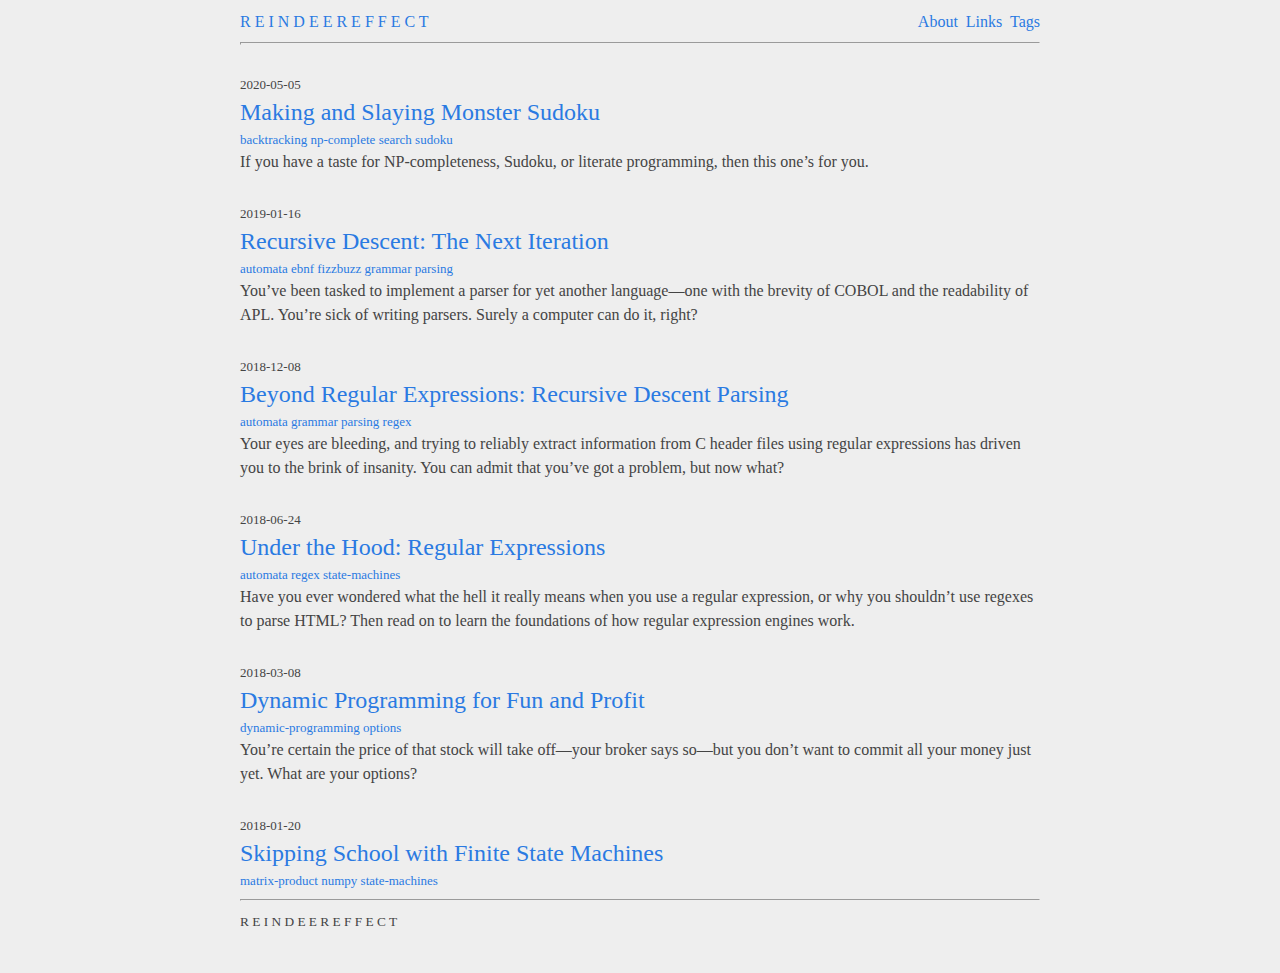
<file: index.html>
<?xml version="1.0" encoding="utf-8"?>
<!DOCTYPE html PUBLIC "-//W3C//DTD XHTML 1.0 Strict//EN"
"http://www.w3.org/TR/xhtml1/DTD/xhtml1-strict.dtd">
<html xmlns="http://www.w3.org/1999/xhtml" lang="en" xml:lang="en">
<head>
<!-- 2020-05-31 Sun 22:30 -->
<meta http-equiv="Content-Type" content="text/html;charset=utf-8" />
<meta name="viewport" content="width=device-width, initial-scale=1" />
<title>R E I N D E E R E F F E C T</title>
<meta name="generator" content="Org mode" />
<meta name="author" content="Kevin M. Stout" />
<style type="text/css">
 <!--/*--><![CDATA[/*><!--*/
  .title  { text-align: center;
             margin-bottom: .2em; }
  .subtitle { text-align: center;
              font-size: medium;
              font-weight: bold;
              margin-top:0; }
  .todo   { font-family: monospace; color: red; }
  .done   { font-family: monospace; color: green; }
  .priority { font-family: monospace; color: orange; }
  .tag    { background-color: #eee; font-family: monospace;
            padding: 2px; font-size: 80%; font-weight: normal; }
  .timestamp { color: #bebebe; }
  .timestamp-kwd { color: #5f9ea0; }
  .org-right  { margin-left: auto; margin-right: 0px;  text-align: right; }
  .org-left   { margin-left: 0px;  margin-right: auto; text-align: left; }
  .org-center { margin-left: auto; margin-right: auto; text-align: center; }
  .underline { text-decoration: underline; }
  #postamble p, #preamble p { font-size: 90%; margin: .2em; }
  p.verse { margin-left: 3%; }
  pre {
    border: 1px solid #ccc;
    box-shadow: 3px 3px 3px #eee;
    padding: 8pt;
    font-family: monospace;
    overflow: auto;
    margin: 1.2em;
  }
  pre.src {
    position: relative;
    overflow: visible;
    padding-top: 1.2em;
  }
  pre.src:before {
    display: none;
    position: absolute;
    background-color: white;
    top: -10px;
    right: 10px;
    padding: 3px;
    border: 1px solid black;
  }
  pre.src:hover:before { display: inline;}
  /* Languages per Org manual */
  pre.src-asymptote:before { content: 'Asymptote'; }
  pre.src-awk:before { content: 'Awk'; }
  pre.src-C:before { content: 'C'; }
  /* pre.src-C++ doesn't work in CSS */
  pre.src-clojure:before { content: 'Clojure'; }
  pre.src-css:before { content: 'CSS'; }
  pre.src-D:before { content: 'D'; }
  pre.src-ditaa:before { content: 'ditaa'; }
  pre.src-dot:before { content: 'Graphviz'; }
  pre.src-calc:before { content: 'Emacs Calc'; }
  pre.src-emacs-lisp:before { content: 'Emacs Lisp'; }
  pre.src-fortran:before { content: 'Fortran'; }
  pre.src-gnuplot:before { content: 'gnuplot'; }
  pre.src-haskell:before { content: 'Haskell'; }
  pre.src-hledger:before { content: 'hledger'; }
  pre.src-java:before { content: 'Java'; }
  pre.src-js:before { content: 'Javascript'; }
  pre.src-latex:before { content: 'LaTeX'; }
  pre.src-ledger:before { content: 'Ledger'; }
  pre.src-lisp:before { content: 'Lisp'; }
  pre.src-lilypond:before { content: 'Lilypond'; }
  pre.src-lua:before { content: 'Lua'; }
  pre.src-matlab:before { content: 'MATLAB'; }
  pre.src-mscgen:before { content: 'Mscgen'; }
  pre.src-ocaml:before { content: 'Objective Caml'; }
  pre.src-octave:before { content: 'Octave'; }
  pre.src-org:before { content: 'Org mode'; }
  pre.src-oz:before { content: 'OZ'; }
  pre.src-plantuml:before { content: 'Plantuml'; }
  pre.src-processing:before { content: 'Processing.js'; }
  pre.src-python:before { content: 'Python'; }
  pre.src-R:before { content: 'R'; }
  pre.src-ruby:before { content: 'Ruby'; }
  pre.src-sass:before { content: 'Sass'; }
  pre.src-scheme:before { content: 'Scheme'; }
  pre.src-screen:before { content: 'Gnu Screen'; }
  pre.src-sed:before { content: 'Sed'; }
  pre.src-sh:before { content: 'shell'; }
  pre.src-sql:before { content: 'SQL'; }
  pre.src-sqlite:before { content: 'SQLite'; }
  /* additional languages in org.el's org-babel-load-languages alist */
  pre.src-forth:before { content: 'Forth'; }
  pre.src-io:before { content: 'IO'; }
  pre.src-J:before { content: 'J'; }
  pre.src-makefile:before { content: 'Makefile'; }
  pre.src-maxima:before { content: 'Maxima'; }
  pre.src-perl:before { content: 'Perl'; }
  pre.src-picolisp:before { content: 'Pico Lisp'; }
  pre.src-scala:before { content: 'Scala'; }
  pre.src-shell:before { content: 'Shell Script'; }
  pre.src-ebnf2ps:before { content: 'ebfn2ps'; }
  /* additional language identifiers per "defun org-babel-execute"
       in ob-*.el */
  pre.src-cpp:before  { content: 'C++'; }
  pre.src-abc:before  { content: 'ABC'; }
  pre.src-coq:before  { content: 'Coq'; }
  pre.src-groovy:before  { content: 'Groovy'; }
  /* additional language identifiers from org-babel-shell-names in
     ob-shell.el: ob-shell is the only babel language using a lambda to put
     the execution function name together. */
  pre.src-bash:before  { content: 'bash'; }
  pre.src-csh:before  { content: 'csh'; }
  pre.src-ash:before  { content: 'ash'; }
  pre.src-dash:before  { content: 'dash'; }
  pre.src-ksh:before  { content: 'ksh'; }
  pre.src-mksh:before  { content: 'mksh'; }
  pre.src-posh:before  { content: 'posh'; }
  /* Additional Emacs modes also supported by the LaTeX listings package */
  pre.src-ada:before { content: 'Ada'; }
  pre.src-asm:before { content: 'Assembler'; }
  pre.src-caml:before { content: 'Caml'; }
  pre.src-delphi:before { content: 'Delphi'; }
  pre.src-html:before { content: 'HTML'; }
  pre.src-idl:before { content: 'IDL'; }
  pre.src-mercury:before { content: 'Mercury'; }
  pre.src-metapost:before { content: 'MetaPost'; }
  pre.src-modula-2:before { content: 'Modula-2'; }
  pre.src-pascal:before { content: 'Pascal'; }
  pre.src-ps:before { content: 'PostScript'; }
  pre.src-prolog:before { content: 'Prolog'; }
  pre.src-simula:before { content: 'Simula'; }
  pre.src-tcl:before { content: 'tcl'; }
  pre.src-tex:before { content: 'TeX'; }
  pre.src-plain-tex:before { content: 'Plain TeX'; }
  pre.src-verilog:before { content: 'Verilog'; }
  pre.src-vhdl:before { content: 'VHDL'; }
  pre.src-xml:before { content: 'XML'; }
  pre.src-nxml:before { content: 'XML'; }
  /* add a generic configuration mode; LaTeX export needs an additional
     (add-to-list 'org-latex-listings-langs '(conf " ")) in .emacs */
  pre.src-conf:before { content: 'Configuration File'; }

  table { border-collapse:collapse; }
  caption.t-above { caption-side: top; }
  caption.t-bottom { caption-side: bottom; }
  td, th { vertical-align:top;  }
  th.org-right  { text-align: center;  }
  th.org-left   { text-align: center;   }
  th.org-center { text-align: center; }
  td.org-right  { text-align: right;  }
  td.org-left   { text-align: left;   }
  td.org-center { text-align: center; }
  dt { font-weight: bold; }
  .footpara { display: inline; }
  .footdef  { margin-bottom: 1em; }
  .figure { padding: 1em; }
  .figure p { text-align: center; }
  .inlinetask {
    padding: 10px;
    border: 2px solid gray;
    margin: 10px;
    background: #ffffcc;
  }
  #org-div-home-and-up
   { text-align: right; font-size: 70%; white-space: nowrap; }
  textarea { overflow-x: auto; }
  .linenr { font-size: smaller }
  .code-highlighted { background-color: #ffff00; }
  .org-info-js_info-navigation { border-style: none; }
  #org-info-js_console-label
    { font-size: 10px; font-weight: bold; white-space: nowrap; }
  .org-info-js_search-highlight
    { background-color: #ffff00; color: #000000; font-weight: bold; }
  .org-svg { width: 90%; }
  /*]]>*/-->
</style>
<link rel='stylesheet' type='text/css' href='/css/syntax.css'>
	 <link rel='stylesheet' type='text/css' href='/css/main.css'>
<style>.title {display:none;} .abstract {display:inline} </style>
<script type="text/javascript">
/*
@licstart  The following is the entire license notice for the
JavaScript code in this tag.

Copyright (C) 2012-2018 Free Software Foundation, Inc.

The JavaScript code in this tag is free software: you can
redistribute it and/or modify it under the terms of the GNU
General Public License (GNU GPL) as published by the Free Software
Foundation, either version 3 of the License, or (at your option)
any later version.  The code is distributed WITHOUT ANY WARRANTY;
without even the implied warranty of MERCHANTABILITY or FITNESS
FOR A PARTICULAR PURPOSE.  See the GNU GPL for more details.

As additional permission under GNU GPL version 3 section 7, you
may distribute non-source (e.g., minimized or compacted) forms of
that code without the copy of the GNU GPL normally required by
section 4, provided you include this license notice and a URL
through which recipients can access the Corresponding Source.


@licend  The above is the entire license notice
for the JavaScript code in this tag.
*/
<!--/*--><![CDATA[/*><!--*/
 function CodeHighlightOn(elem, id)
 {
   var target = document.getElementById(id);
   if(null != target) {
     elem.cacheClassElem = elem.className;
     elem.cacheClassTarget = target.className;
     target.className = "code-highlighted";
     elem.className   = "code-highlighted";
   }
 }
 function CodeHighlightOff(elem, id)
 {
   var target = document.getElementById(id);
   if(elem.cacheClassElem)
     elem.className = elem.cacheClassElem;
   if(elem.cacheClassTarget)
     target.className = elem.cacheClassTarget;
 }
/*]]>*///-->
</script>
</head>
<body>
<div id="preamble" class="status">

<div class='site-header'>
  <a class='site-title' href='/'>R E I N D E E R E F F E C T</a>
  <div class='nav' style='float:right;'>
    <a class='page-link' href='/about.html'>About</a>&nbsp;
    <a class='page-link' href='/links.html'>Links</a>&nbsp;
    <a class='page-link' href='/tags.html'>Tags</a>
  </div>
  <hr style='height:0.5px'>
</div>
<div class='post-head'>
  <div class='post-pubdate'></div>
  <h1 class='title'>R E I N D E E R E F F E C T</h1>
</div>
</div>
<div id="content">
<div class="index-entry">
<div class="pubdate">
<p>
2020-05-05
</p>

</div>
<div class="post-title">
<p>
<a href="./2020/05/05/index.html">Making and Slaying Monster Sudoku</a>
</p>

</div>
<div class="post-tags">
<p>
<a href="./tags.html#org386588c">backtracking</a> <a href="./tags.html#orgbce9383">np-complete</a> <a href="./tags.html#org8eb4aa1">search</a> <a href="./tags.html#org0771b88">sudoku</a> 
</p>

</div>
<div class="abstract">
<p>
		If you have a taste for NP-completeness, Sudoku, or literate programming, then
this one&rsquo;s for you.
</p>

</div>

</div>
<div class="index-entry">
<div class="pubdate">
<p>
2019-01-16
</p>

</div>
<div class="post-title">
<p>
<a href="./2019/01/16/index.html">Recursive Descent: The Next Iteration</a>
</p>

</div>
<div class="post-tags">
<p>
<a href="./tags.html#org609fb49">automata</a> <a href="./tags.html#orgcdd8d83">ebnf</a> <a href="./tags.html#org0ba65ed">fizzbuzz</a> <a href="./tags.html#org0a64b2f">grammar</a> <a href="./tags.html#org015fe6f">parsing</a> 
</p>

</div>
<div class="abstract">
<p>
		You&rsquo;ve been tasked to implement a parser for yet another language&#x2014;one with the
brevity of COBOL and the readability of APL. You&rsquo;re sick of writing
parsers. Surely a computer can do it, right?
</p>

</div>

</div>
<div class="index-entry">
<div class="pubdate">
<p>
2018-12-08
</p>

</div>
<div class="post-title">
<p>
<a href="./2018/12/08/index.html">Beyond Regular Expressions: Recursive Descent Parsing</a>
</p>

</div>
<div class="post-tags">
<p>
<a href="./tags.html#org609fb49">automata</a> <a href="./tags.html#org0a64b2f">grammar</a> <a href="./tags.html#org015fe6f">parsing</a> <a href="./tags.html#org935ba0c">regex</a> 
</p>

</div>
<div class="abstract">
<p>
		Your eyes are bleeding, and trying to reliably extract information from C header
files using regular expressions has driven you to the brink of insanity. You can
admit that you&rsquo;ve got a problem, but now what?
</p>

</div>

</div>
<div class="index-entry">
<div class="pubdate">
<p>
2018-06-24
</p>

</div>
<div class="post-title">
<p>
<a href="./2018/06/24/index.html">Under the Hood: Regular Expressions</a>
</p>

</div>
<div class="post-tags">
<p>
<a href="./tags.html#org609fb49">automata</a> <a href="./tags.html#org935ba0c">regex</a> <a href="./tags.html#org94ad84b">state-machines</a> 
</p>

</div>
<div class="abstract">
<p>
		Have you ever wondered what the hell it really means when you use a regular
expression, or why you shouldn&rsquo;t use regexes to parse HTML?  Then read on to
learn the foundations of how regular expression engines work.
</p>

</div>

</div>
<div class="index-entry">
<div class="pubdate">
<p>
2018-03-08
</p>

</div>
<div class="post-title">
<p>
<a href="./2018/03/08/index.html">Dynamic Programming for Fun and Profit</a>
</p>

</div>
<div class="post-tags">
<p>
<a href="./tags.html#org6ba2d43">dynamic-programming</a> <a href="./tags.html#orgffa4923">options</a> 
</p>

</div>
<div class="abstract">
<p>
		You&rsquo;re certain the price of that stock will take off—your broker says so&#x2014;but 
you don&rsquo;t want to commit all your money just yet. What are your options?
</p>

</div>

</div>
<div class="index-entry">
<div class="pubdate">
<p>
2018-01-20
</p>

</div>
<div class="post-title">
<p>
<a href="./2018/01/20/index.html">Skipping School with Finite State Machines</a>
</p>

</div>
<div class="post-tags">
<p>
<a href="./tags.html#orgb947d2c">matrix-product</a> <a href="./tags.html#orgfede806">numpy</a> <a href="./tags.html#org94ad84b">state-machines</a> 
</p>

</div>
<div class="abstract">
<p>
		
</p>

</div>

</div>
</div>
<div id="postamble" class="status">
<hr style='height:0.5px'>
<small>R E I N D E E R E F F E C T</small>
</div>
</body>
</html>
</file>
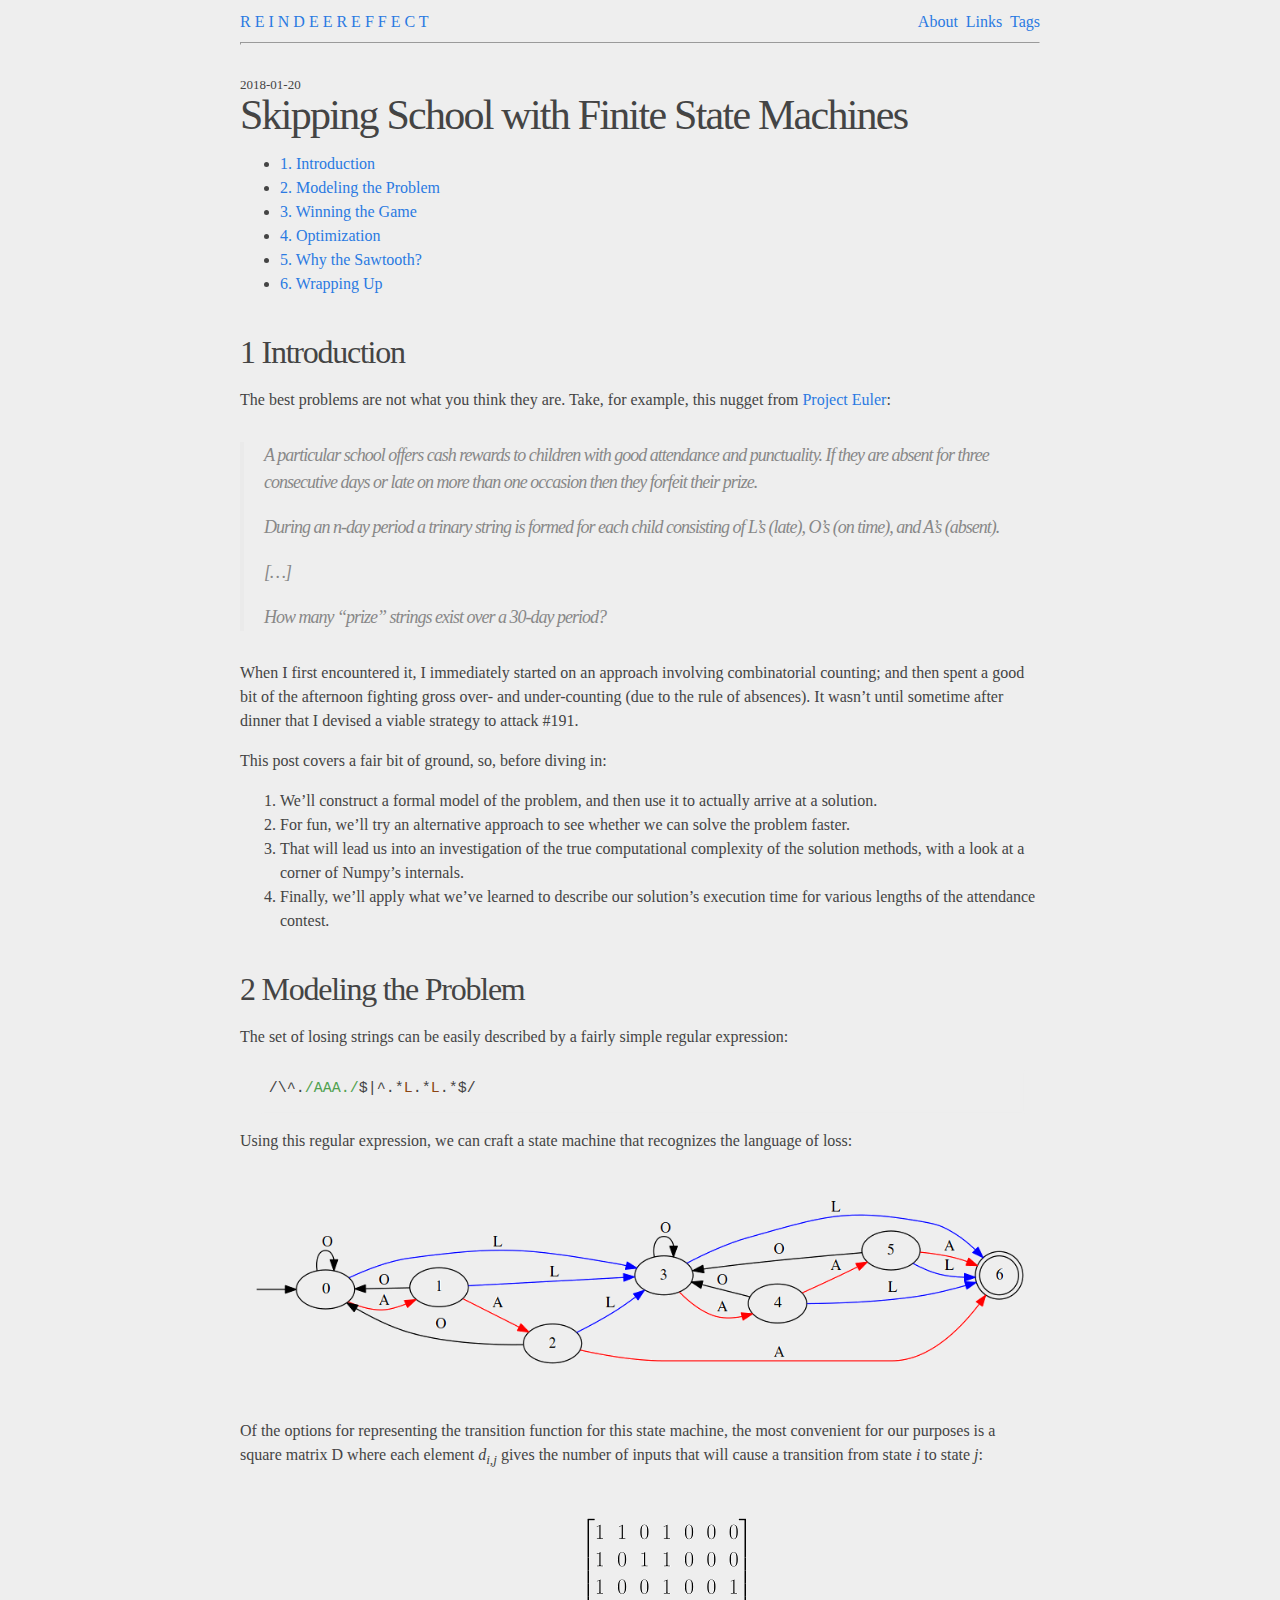
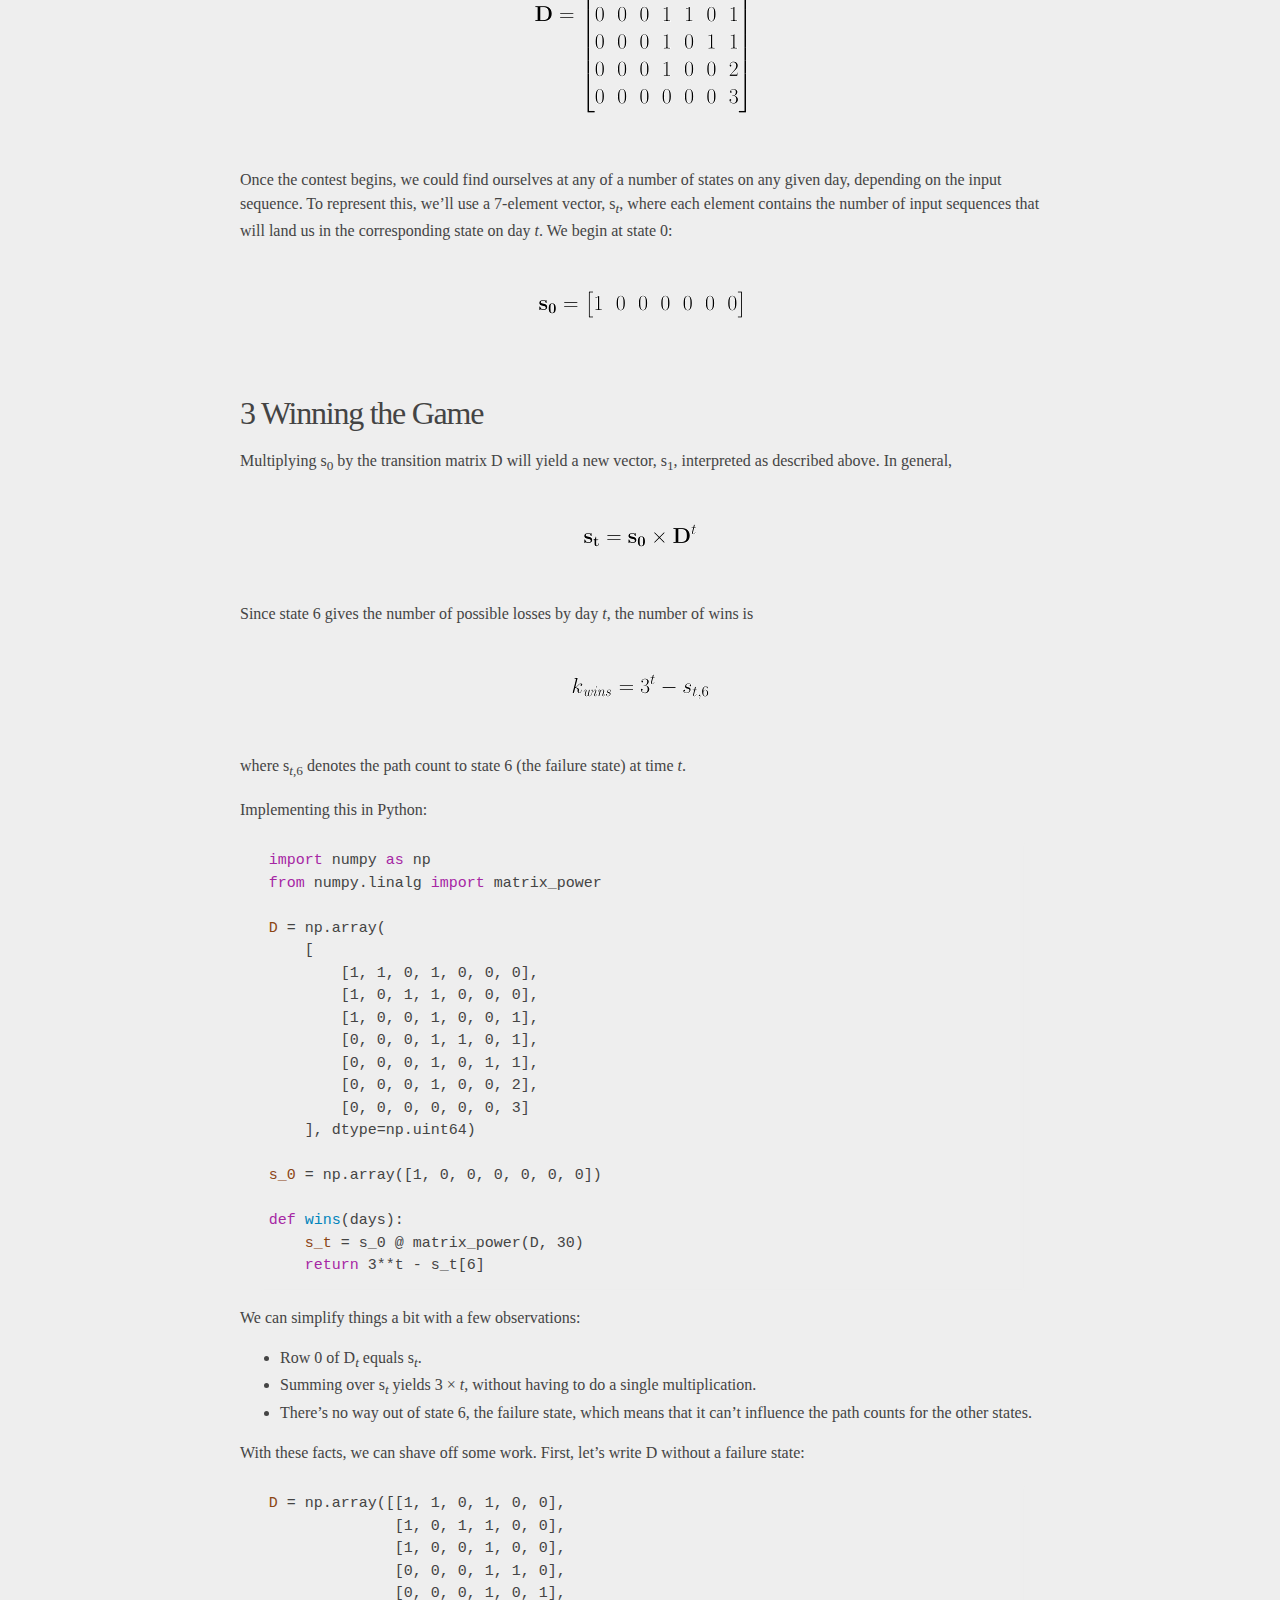
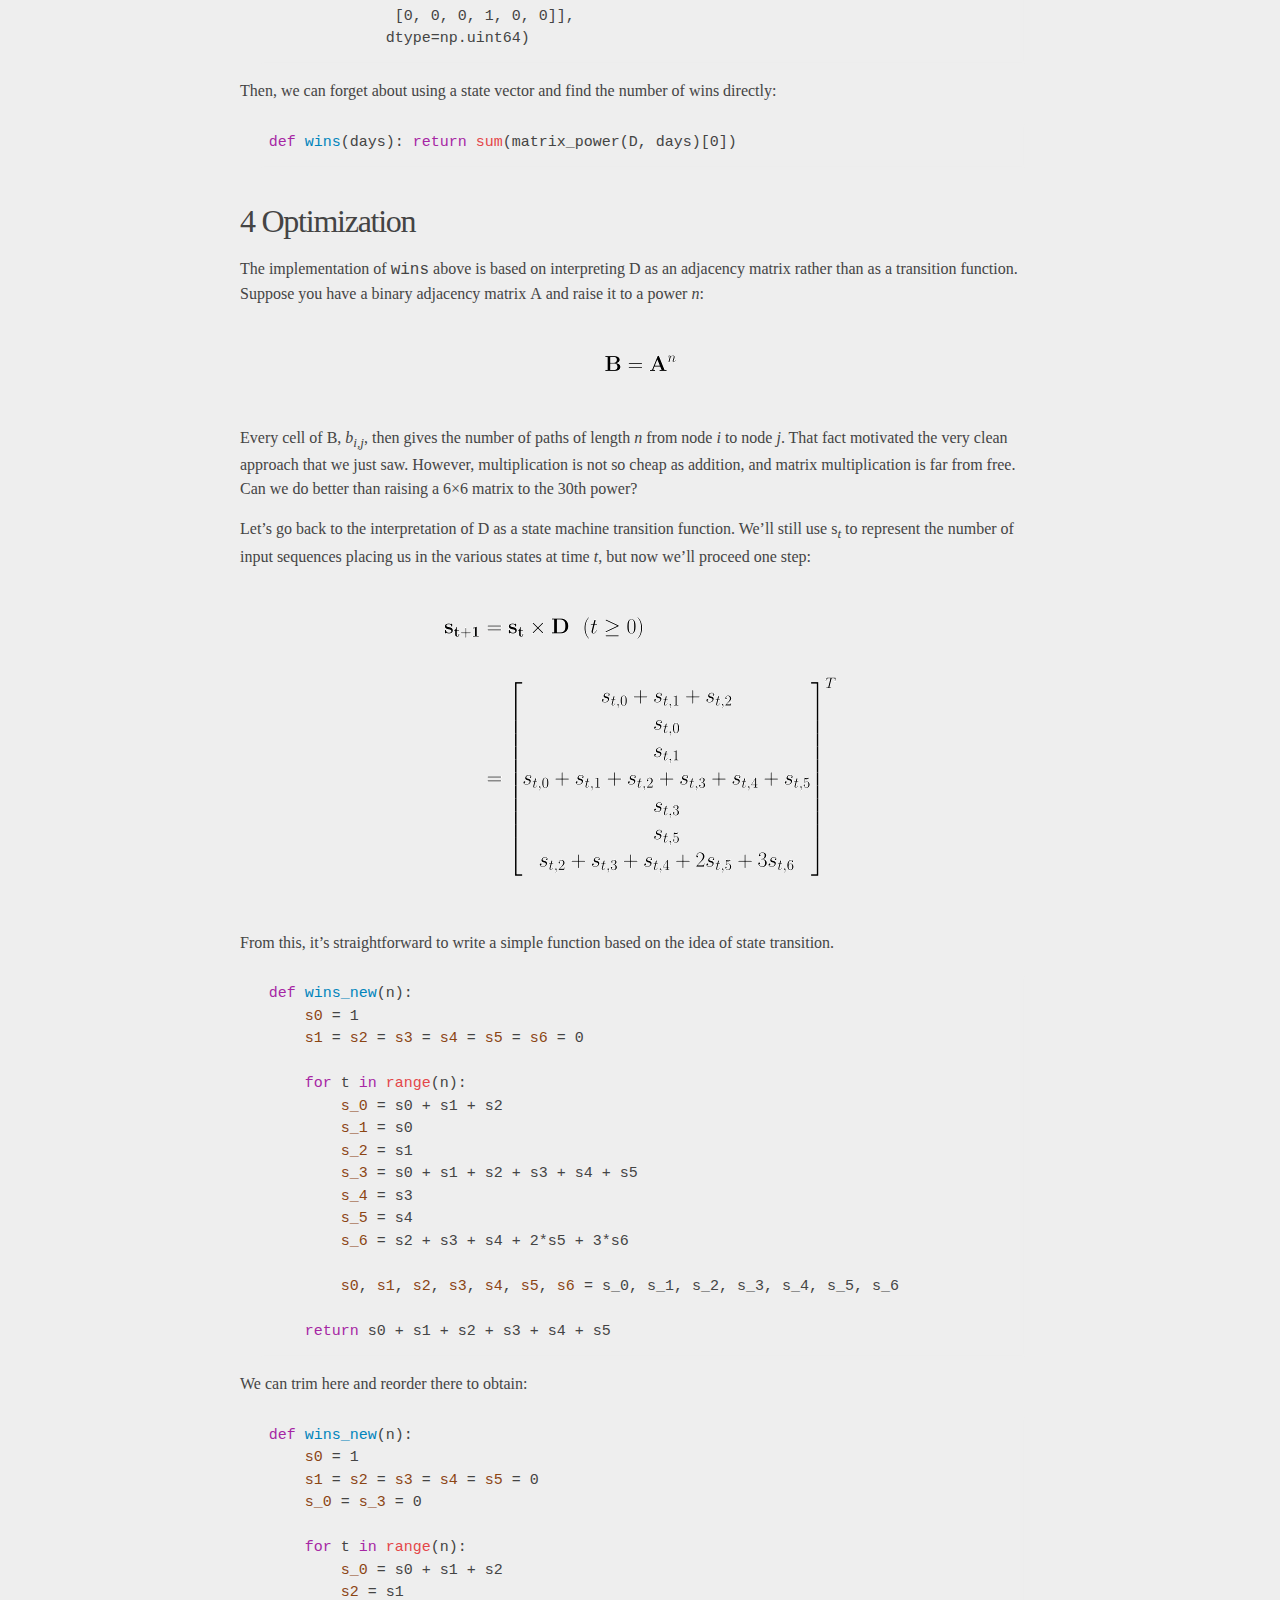
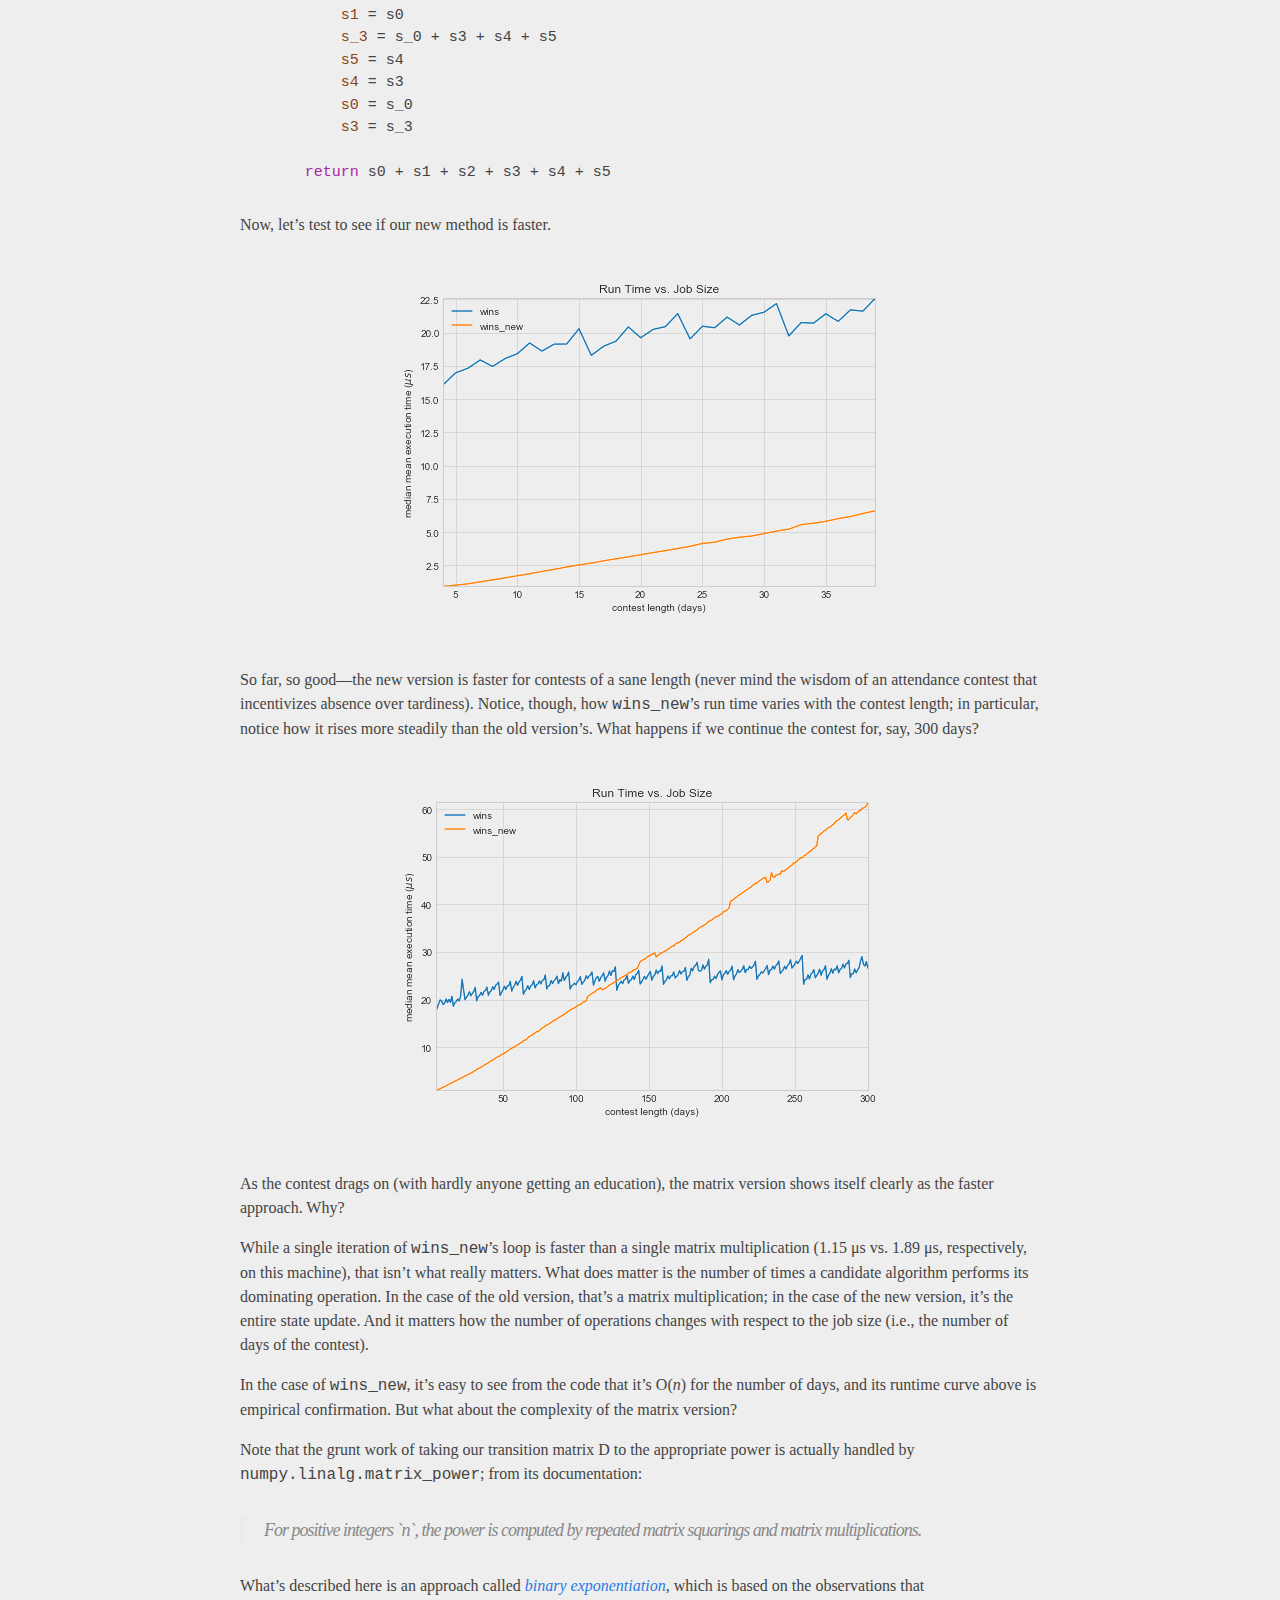
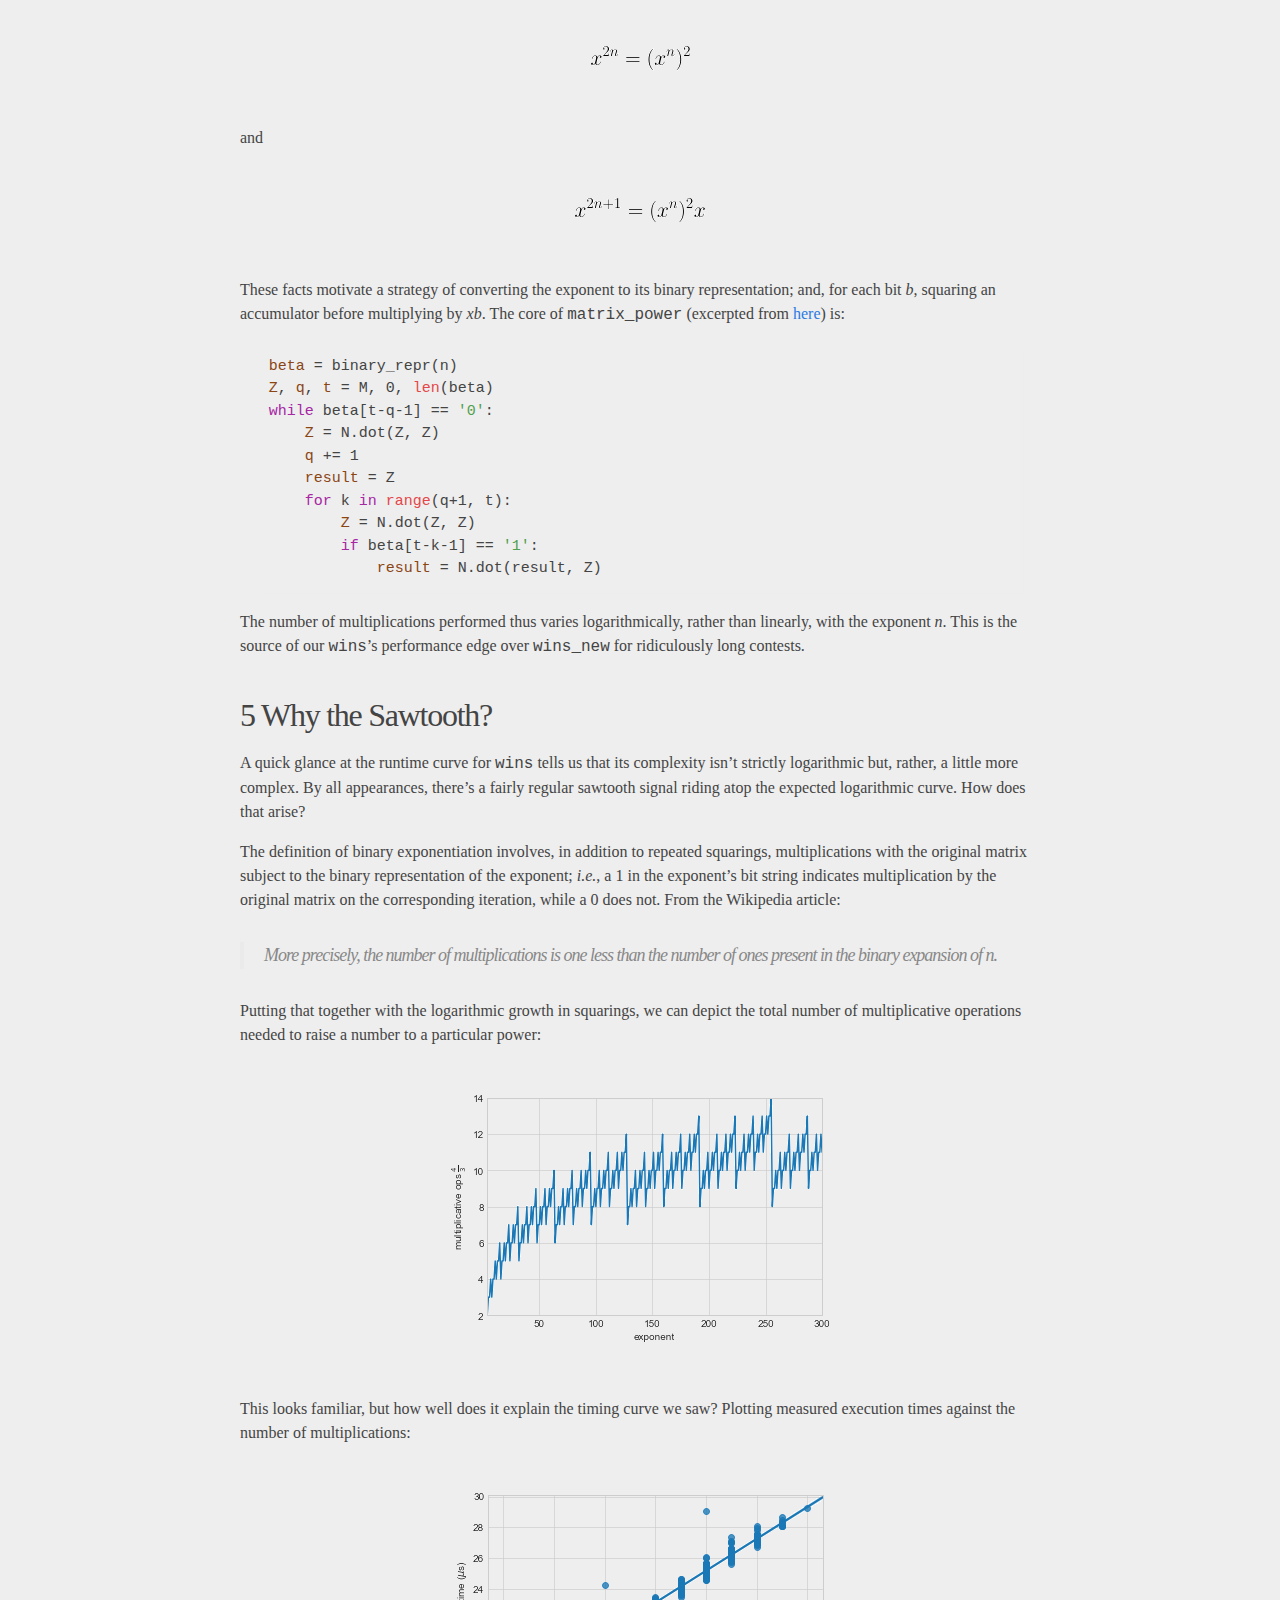
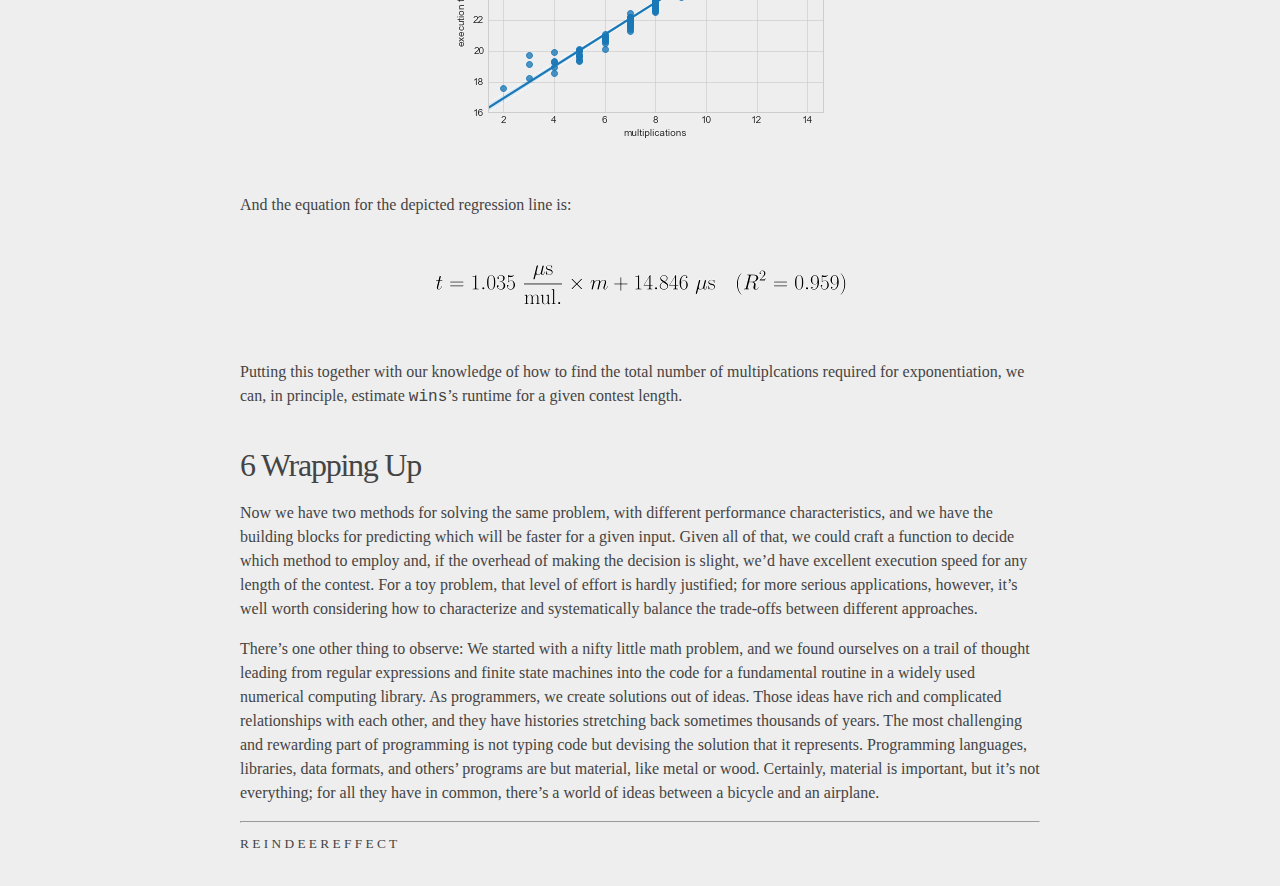
<file: 2018/01/20/index.html>
<?xml version="1.0" encoding="utf-8"?>
<!DOCTYPE html PUBLIC "-//W3C//DTD XHTML 1.0 Strict//EN"
"http://www.w3.org/TR/xhtml1/DTD/xhtml1-strict.dtd">
<html xmlns="http://www.w3.org/1999/xhtml" lang="en" xml:lang="en">
<head>
<!-- 2020-05-31 Sun 22:30 -->
<meta http-equiv="Content-Type" content="text/html;charset=utf-8" />
<meta name="viewport" content="width=device-width, initial-scale=1" />
<title>Skipping School with Finite State Machines</title>
<meta name="generator" content="Org mode" />
<meta name="author" content="Kevin M. Stout" />
<style type="text/css">
 <!--/*--><![CDATA[/*><!--*/
  .title  { text-align: center;
             margin-bottom: .2em; }
  .subtitle { text-align: center;
              font-size: medium;
              font-weight: bold;
              margin-top:0; }
  .todo   { font-family: monospace; color: red; }
  .done   { font-family: monospace; color: green; }
  .priority { font-family: monospace; color: orange; }
  .tag    { background-color: #eee; font-family: monospace;
            padding: 2px; font-size: 80%; font-weight: normal; }
  .timestamp { color: #bebebe; }
  .timestamp-kwd { color: #5f9ea0; }
  .org-right  { margin-left: auto; margin-right: 0px;  text-align: right; }
  .org-left   { margin-left: 0px;  margin-right: auto; text-align: left; }
  .org-center { margin-left: auto; margin-right: auto; text-align: center; }
  .underline { text-decoration: underline; }
  #postamble p, #preamble p { font-size: 90%; margin: .2em; }
  p.verse { margin-left: 3%; }
  pre {
    border: 1px solid #ccc;
    box-shadow: 3px 3px 3px #eee;
    padding: 8pt;
    font-family: monospace;
    overflow: auto;
    margin: 1.2em;
  }
  pre.src {
    position: relative;
    overflow: visible;
    padding-top: 1.2em;
  }
  pre.src:before {
    display: none;
    position: absolute;
    background-color: white;
    top: -10px;
    right: 10px;
    padding: 3px;
    border: 1px solid black;
  }
  pre.src:hover:before { display: inline;}
  /* Languages per Org manual */
  pre.src-asymptote:before { content: 'Asymptote'; }
  pre.src-awk:before { content: 'Awk'; }
  pre.src-C:before { content: 'C'; }
  /* pre.src-C++ doesn't work in CSS */
  pre.src-clojure:before { content: 'Clojure'; }
  pre.src-css:before { content: 'CSS'; }
  pre.src-D:before { content: 'D'; }
  pre.src-ditaa:before { content: 'ditaa'; }
  pre.src-dot:before { content: 'Graphviz'; }
  pre.src-calc:before { content: 'Emacs Calc'; }
  pre.src-emacs-lisp:before { content: 'Emacs Lisp'; }
  pre.src-fortran:before { content: 'Fortran'; }
  pre.src-gnuplot:before { content: 'gnuplot'; }
  pre.src-haskell:before { content: 'Haskell'; }
  pre.src-hledger:before { content: 'hledger'; }
  pre.src-java:before { content: 'Java'; }
  pre.src-js:before { content: 'Javascript'; }
  pre.src-latex:before { content: 'LaTeX'; }
  pre.src-ledger:before { content: 'Ledger'; }
  pre.src-lisp:before { content: 'Lisp'; }
  pre.src-lilypond:before { content: 'Lilypond'; }
  pre.src-lua:before { content: 'Lua'; }
  pre.src-matlab:before { content: 'MATLAB'; }
  pre.src-mscgen:before { content: 'Mscgen'; }
  pre.src-ocaml:before { content: 'Objective Caml'; }
  pre.src-octave:before { content: 'Octave'; }
  pre.src-org:before { content: 'Org mode'; }
  pre.src-oz:before { content: 'OZ'; }
  pre.src-plantuml:before { content: 'Plantuml'; }
  pre.src-processing:before { content: 'Processing.js'; }
  pre.src-python:before { content: 'Python'; }
  pre.src-R:before { content: 'R'; }
  pre.src-ruby:before { content: 'Ruby'; }
  pre.src-sass:before { content: 'Sass'; }
  pre.src-scheme:before { content: 'Scheme'; }
  pre.src-screen:before { content: 'Gnu Screen'; }
  pre.src-sed:before { content: 'Sed'; }
  pre.src-sh:before { content: 'shell'; }
  pre.src-sql:before { content: 'SQL'; }
  pre.src-sqlite:before { content: 'SQLite'; }
  /* additional languages in org.el's org-babel-load-languages alist */
  pre.src-forth:before { content: 'Forth'; }
  pre.src-io:before { content: 'IO'; }
  pre.src-J:before { content: 'J'; }
  pre.src-makefile:before { content: 'Makefile'; }
  pre.src-maxima:before { content: 'Maxima'; }
  pre.src-perl:before { content: 'Perl'; }
  pre.src-picolisp:before { content: 'Pico Lisp'; }
  pre.src-scala:before { content: 'Scala'; }
  pre.src-shell:before { content: 'Shell Script'; }
  pre.src-ebnf2ps:before { content: 'ebfn2ps'; }
  /* additional language identifiers per "defun org-babel-execute"
       in ob-*.el */
  pre.src-cpp:before  { content: 'C++'; }
  pre.src-abc:before  { content: 'ABC'; }
  pre.src-coq:before  { content: 'Coq'; }
  pre.src-groovy:before  { content: 'Groovy'; }
  /* additional language identifiers from org-babel-shell-names in
     ob-shell.el: ob-shell is the only babel language using a lambda to put
     the execution function name together. */
  pre.src-bash:before  { content: 'bash'; }
  pre.src-csh:before  { content: 'csh'; }
  pre.src-ash:before  { content: 'ash'; }
  pre.src-dash:before  { content: 'dash'; }
  pre.src-ksh:before  { content: 'ksh'; }
  pre.src-mksh:before  { content: 'mksh'; }
  pre.src-posh:before  { content: 'posh'; }
  /* Additional Emacs modes also supported by the LaTeX listings package */
  pre.src-ada:before { content: 'Ada'; }
  pre.src-asm:before { content: 'Assembler'; }
  pre.src-caml:before { content: 'Caml'; }
  pre.src-delphi:before { content: 'Delphi'; }
  pre.src-html:before { content: 'HTML'; }
  pre.src-idl:before { content: 'IDL'; }
  pre.src-mercury:before { content: 'Mercury'; }
  pre.src-metapost:before { content: 'MetaPost'; }
  pre.src-modula-2:before { content: 'Modula-2'; }
  pre.src-pascal:before { content: 'Pascal'; }
  pre.src-ps:before { content: 'PostScript'; }
  pre.src-prolog:before { content: 'Prolog'; }
  pre.src-simula:before { content: 'Simula'; }
  pre.src-tcl:before { content: 'tcl'; }
  pre.src-tex:before { content: 'TeX'; }
  pre.src-plain-tex:before { content: 'Plain TeX'; }
  pre.src-verilog:before { content: 'Verilog'; }
  pre.src-vhdl:before { content: 'VHDL'; }
  pre.src-xml:before { content: 'XML'; }
  pre.src-nxml:before { content: 'XML'; }
  /* add a generic configuration mode; LaTeX export needs an additional
     (add-to-list 'org-latex-listings-langs '(conf " ")) in .emacs */
  pre.src-conf:before { content: 'Configuration File'; }

  table { border-collapse:collapse; }
  caption.t-above { caption-side: top; }
  caption.t-bottom { caption-side: bottom; }
  td, th { vertical-align:top;  }
  th.org-right  { text-align: center;  }
  th.org-left   { text-align: center;   }
  th.org-center { text-align: center; }
  td.org-right  { text-align: right;  }
  td.org-left   { text-align: left;   }
  td.org-center { text-align: center; }
  dt { font-weight: bold; }
  .footpara { display: inline; }
  .footdef  { margin-bottom: 1em; }
  .figure { padding: 1em; }
  .figure p { text-align: center; }
  .inlinetask {
    padding: 10px;
    border: 2px solid gray;
    margin: 10px;
    background: #ffffcc;
  }
  #org-div-home-and-up
   { text-align: right; font-size: 70%; white-space: nowrap; }
  textarea { overflow-x: auto; }
  .linenr { font-size: smaller }
  .code-highlighted { background-color: #ffff00; }
  .org-info-js_info-navigation { border-style: none; }
  #org-info-js_console-label
    { font-size: 10px; font-weight: bold; white-space: nowrap; }
  .org-info-js_search-highlight
    { background-color: #ffff00; color: #000000; font-weight: bold; }
  .org-svg { width: 90%; }
  /*]]>*/-->
</style>
<link rel='stylesheet' type='text/css' href='/css/syntax.css'>
	 <link rel='stylesheet' type='text/css' href='/css/main.css'>
<script type="text/javascript">
/*
@licstart  The following is the entire license notice for the
JavaScript code in this tag.

Copyright (C) 2012-2018 Free Software Foundation, Inc.

The JavaScript code in this tag is free software: you can
redistribute it and/or modify it under the terms of the GNU
General Public License (GNU GPL) as published by the Free Software
Foundation, either version 3 of the License, or (at your option)
any later version.  The code is distributed WITHOUT ANY WARRANTY;
without even the implied warranty of MERCHANTABILITY or FITNESS
FOR A PARTICULAR PURPOSE.  See the GNU GPL for more details.

As additional permission under GNU GPL version 3 section 7, you
may distribute non-source (e.g., minimized or compacted) forms of
that code without the copy of the GNU GPL normally required by
section 4, provided you include this license notice and a URL
through which recipients can access the Corresponding Source.


@licend  The above is the entire license notice
for the JavaScript code in this tag.
*/
<!--/*--><![CDATA[/*><!--*/
 function CodeHighlightOn(elem, id)
 {
   var target = document.getElementById(id);
   if(null != target) {
     elem.cacheClassElem = elem.className;
     elem.cacheClassTarget = target.className;
     target.className = "code-highlighted";
     elem.className   = "code-highlighted";
   }
 }
 function CodeHighlightOff(elem, id)
 {
   var target = document.getElementById(id);
   if(elem.cacheClassElem)
     elem.className = elem.cacheClassElem;
   if(elem.cacheClassTarget)
     target.className = elem.cacheClassTarget;
 }
/*]]>*///-->
</script>
</head>
<body>
<div id="preamble" class="status">

<div class='site-header'>
  <a class='site-title' href='/'>R E I N D E E R E F F E C T</a>
  <div class='nav' style='float:right;'>
    <a class='page-link' href='/about.html'>About</a>&nbsp;
    <a class='page-link' href='/links.html'>Links</a>&nbsp;
    <a class='page-link' href='/tags.html'>Tags</a>
  </div>
  <hr style='height:0.5px'>
</div>
<div class='post-head'>
  <div class='post-pubdate'>2018-01-20</div>
  <h1 class='title'>Skipping School with Finite State Machines</h1>
</div>
</div>
<div id="content">
<div id="text-table-of-contents">
<ul>
<li><a href="#introduction">1. <a href="#introduction">Introduction</a></a></li>
<li><a href="#modeling-the-problem">2. <a href="#modeling-the-problem">Modeling the Problem</a></a></li>
<li><a href="#winning-the-game">3. <a href="#winning-the-game">Winning the Game</a></a></li>
<li><a href="#optimization">4. <a href="#optimization">Optimization</a></a></li>
<li><a href="#why-the-sawtooth">5. <a href="#why-the-sawtooth">Why the Sawtooth?</a></a></li>
<li><a href="#wrapping-up">6. <a href="#wrapping-up">Wrapping Up</a></a></li>
</ul>
</div>

<div id="outline-container-org21ce82e" class="outline-2">
<h2 id="introduction"><a id="org21ce82e"></a><span class="section-number-2">1</span> <a href="#introduction">Introduction</a></h2>
<div class="outline-text-2" id="text-introduction">
<p>
The best problems are not what you think they are. Take, for example,
this nugget from <a href="https://projecteuler.net/problem=191">Project
Euler</a>:
</p>


<blockquote>
<p>
A particular school offers cash rewards to children with good attendance
and punctuality. If they are absent for three consecutive days or late
on more than one occasion then they forfeit their prize.
</p>

<p>
During an n-day period a trinary string is formed for each child
consisting of L&rsquo;s (late), O&rsquo;s (on time), and A&rsquo;s (absent).
</p>

<p>
[&#x2026;]
</p>

<p>
How many &ldquo;prize&rdquo; strings exist over a 30-day period?
</p>
</blockquote>


<p>
When I first encountered it, I immediately started on an approach
involving combinatorial counting; and then spent a good bit of the
afternoon fighting gross over- and under-counting (due to the rule of
absences). It wasn&rsquo;t until sometime after dinner that I devised a viable
strategy to attack #191.
</p>

<p>
This post covers a fair bit of ground, so, before diving in:
</p>

<ol class="org-ol">
<li>We&rsquo;ll construct a formal model of the problem, and then use it to
actually arrive at a solution.</li>
<li>For fun, we&rsquo;ll try an alternative approach to see whether we can
solve the problem faster.</li>
<li>That will lead us into an investigation of the true computational
complexity of the solution methods, with a look at a corner of
Numpy&rsquo;s internals.</li>
<li>Finally, we&rsquo;ll apply what we&rsquo;ve learned to describe our solution&rsquo;s
execution time for various lengths of the attendance contest.</li>
</ol>
</div>
</div>

<div id="outline-container-org6df4f3a" class="outline-2">
<h2 id="modeling-the-problem"><a id="org6df4f3a"></a><span class="section-number-2">2</span> <a href="#modeling-the-problem">Modeling the Problem</a></h2>
<div class="outline-text-2" id="text-modeling-the-problem">
<p>
The set of losing strings can be easily described by a fairly simple
regular expression:
</p>

<div class="org-src-container">
<pre class="src src-perl">/\^.<span class="org-string">/AAA./</span>$|^.*<span class="org-variable-name">L</span>.*<span class="org-variable-name">L</span>.*$/</pre>
</div>

<p>
Using this regular expression, we can craft a state machine that
recognizes the language of loss:
</p>


<div class="figure">
<p><img src="./aux/2018-01-20-euler-191_6_0.png" alt="2018-01-20-euler-191_6_0.png" />
</p>
</div>

<p>
Of the options for representing the transition function for this state
machine, the most convenient for our purposes is a square matrix <b>D</b>
where each element <i>d<sub>i,j</sub></i> gives the number of inputs that will cause a
transition from state <i>i</i> to state <i>j</i>:
</p>


<div class="figure">
<p><img src="./aux/2018-01-20-euler-191_8_0.png" alt="2018-01-20-euler-191_8_0.png" />
</p>
</div>

<p>
Once the contest begins, we could find ourselves at any of a number of
states on any given day, depending on the input sequence. To represent
this, we&rsquo;ll use a 7-element vector, <b>s<sub><i>t</i></sub></b>, where each element contains
the number of input sequences that will land us in the corresponding
state on day <i>t</i>. We begin at state 0:
</p>


<div class="figure">
<p><img src="./aux/2018-01-20-euler-191_10_0.png" alt="2018-01-20-euler-191_10_0.png" />
</p>
</div>
</div>
</div>

<div id="outline-container-org25c0519" class="outline-2">
<h2 id="winning-the-game"><a id="org25c0519"></a><span class="section-number-2">3</span> <a href="#winning-the-game">Winning the Game</a></h2>
<div class="outline-text-2" id="text-winning-the-game">
<p>
Multiplying <b>s<sub>0</sub></b> by the transition matrix <b>D</b> will yield a new vector,
<b>s<sub>1</sub></b>, interpreted as described above. In general,
</p>


<div class="figure">
<p><img src="./aux/2018-01-20-euler-191_13_0.png" alt="2018-01-20-euler-191_13_0.png" />
</p>
</div>

<p>
Since state 6 gives the number of possible losses by day <i>t</i>, the number
of wins is
</p>


<div class="figure">
<p><img src="./aux/2018-01-20-euler-191_15_0.png" alt="2018-01-20-euler-191_15_0.png" />
</p>
</div>

<p>
where <b>s<sub><i>t</i>,6</sub></b> denotes the path count to state 6 (the failure state) at
time <i>t</i>.
</p>

<p>
Implementing this in Python:
</p>

<div class="org-src-container">
<pre class="src src-python"><span class="org-keyword">import</span> numpy <span class="org-keyword">as</span> np
<span class="org-keyword">from</span> numpy.linalg <span class="org-keyword">import</span> matrix_power

<span class="org-variable-name">D</span> = np.array(
    [
        [1, 1, 0, 1, 0, 0, 0],
        [1, 0, 1, 1, 0, 0, 0],
        [1, 0, 0, 1, 0, 0, 1],
        [0, 0, 0, 1, 1, 0, 1],
        [0, 0, 0, 1, 0, 1, 1],
        [0, 0, 0, 1, 0, 0, 2],
        [0, 0, 0, 0, 0, 0, 3]
    ], dtype=np.uint64)

<span class="org-variable-name">s_0</span> = np.array([1, 0, 0, 0, 0, 0, 0])

<span class="org-keyword">def</span> <span class="org-function-name">wins</span>(days):
    <span class="org-variable-name">s_t</span> = s_0 @ matrix_power(D, 30)
    <span class="org-keyword">return</span> 3**t - s_t[6]</pre>
</div>

<p>
We can simplify things a bit with a few observations:
</p>

<ul class="org-ul">
<li>Row 0 of <b>D<sub><i>t</i></sub></b> equals <b>s<sub><i>t</i></sub></b>.</li>
<li>Summing over <b>s<sub><i>t</i></sub></b> yields 3 &times; <i>t</i>, without having to do a single
multiplication.</li>
<li>There&rsquo;s no way out of state 6, the failure state, which means that it
can&rsquo;t influence the path counts for the other states.</li>
</ul>

<p>
With these facts, we can shave off some work. First, let&rsquo;s write <b>D</b>
without a failure state:
</p>

<div class="org-src-container">
<pre class="src src-python"><span class="org-variable-name">D</span> = np.array([[1, 1, 0, 1, 0, 0],
              [1, 0, 1, 1, 0, 0],
              [1, 0, 0, 1, 0, 0],
              [0, 0, 0, 1, 1, 0],
              [0, 0, 0, 1, 0, 1],
              [0, 0, 0, 1, 0, 0]],
             dtype=np.uint64)</pre>
</div>

<p>
Then, we can forget about using a state vector and find the number of
wins directly:
</p>

<div class="org-src-container">
<pre class="src src-python"><span class="org-keyword">def</span> <span class="org-function-name">wins</span>(days): <span class="org-keyword">return</span> <span class="org-builtin">sum</span>(matrix_power(D, days)[0])</pre>
</div>
</div>
</div>

<div id="outline-container-orge081c6b" class="outline-2">
<h2 id="optimization"><a id="orge081c6b"></a><span class="section-number-2">4</span> <a href="#optimization">Optimization</a></h2>
<div class="outline-text-2" id="text-optimization">
<p>
The implementation of <code>wins</code> above is based on interpreting <b>D</b> as an
adjacency matrix rather than as a transition function. Suppose you have
a binary adjacency matrix <b>A</b> and raise it to a power <i>n</i>:
</p>


<div class="figure">
<p><img src="./aux/2018-01-20-euler-191_24_0.png" alt="2018-01-20-euler-191_24_0.png" />
</p>
</div>

<p>
Every cell of <b>B</b>, <i>b<sub>i,j</sub></i>, then gives the number of paths of length <i>n</i>
from node <i>i</i> to node <i>j</i>. That fact motivated the very clean approach
that we just saw. However, multiplication is not so cheap as addition,
and matrix multiplication is far from free. Can we do better than
raising a 6×6 matrix to the 30th power?
</p>

<p>
Let&rsquo;s go back to the interpretation of <b>D</b> as a state machine transition
function. We&rsquo;ll still use <b>s<sub><i>t</i></sub></b> to represent the number of input
sequences placing us in the various states at time <i>t</i>, but now we&rsquo;ll
proceed one step:
</p>


<div class="figure">
<p><img src="./aux/2018-01-20-euler-191_26_0.png" alt="2018-01-20-euler-191_26_0.png" />
</p>
</div>

<p>
From this, it&rsquo;s straightforward to write a simple function based on the
idea of state transition.
</p>

<div class="org-src-container">
<pre class="src src-python"><span class="org-keyword">def</span> <span class="org-function-name">wins_new</span>(n):
    <span class="org-variable-name">s0</span> = 1
    <span class="org-variable-name">s1</span> = <span class="org-variable-name">s2</span> = <span class="org-variable-name">s3</span> = <span class="org-variable-name">s4</span> = <span class="org-variable-name">s5</span> = <span class="org-variable-name">s6</span> = 0

    <span class="org-keyword">for</span> t <span class="org-keyword">in</span> <span class="org-builtin">range</span>(n):
        <span class="org-variable-name">s_0</span> = s0 + s1 + s2
        <span class="org-variable-name">s_1</span> = s0
        <span class="org-variable-name">s_2</span> = s1
        <span class="org-variable-name">s_3</span> = s0 + s1 + s2 + s3 + s4 + s5
        <span class="org-variable-name">s_4</span> = s3
        <span class="org-variable-name">s_5</span> = s4
        <span class="org-variable-name">s_6</span> = s2 + s3 + s4 + 2*s5 + 3*s6

        <span class="org-variable-name">s0</span>, <span class="org-variable-name">s1</span>, <span class="org-variable-name">s2</span>, <span class="org-variable-name">s3</span>, <span class="org-variable-name">s4</span>, <span class="org-variable-name">s5</span>, <span class="org-variable-name">s6</span> = s_0, s_1, s_2, s_3, s_4, s_5, s_6

    <span class="org-keyword">return</span> s0 + s1 + s2 + s3 + s4 + s5</pre>
</div>

<p>
We can trim here and reorder there to obtain:
</p>

<div class="org-src-container">
<pre class="src src-python"><span class="org-keyword">def</span> <span class="org-function-name">wins_new</span>(n):
    <span class="org-variable-name">s0</span> = 1
    <span class="org-variable-name">s1</span> = <span class="org-variable-name">s2</span> = <span class="org-variable-name">s3</span> = <span class="org-variable-name">s4</span> = <span class="org-variable-name">s5</span> = 0
    <span class="org-variable-name">s_0</span> = <span class="org-variable-name">s_3</span> = 0

    <span class="org-keyword">for</span> t <span class="org-keyword">in</span> <span class="org-builtin">range</span>(n):
        <span class="org-variable-name">s_0</span> = s0 + s1 + s2
        <span class="org-variable-name">s2</span> = s1
        <span class="org-variable-name">s1</span> = s0
        <span class="org-variable-name">s_3</span> = s_0 + s3 + s4 + s5
        <span class="org-variable-name">s5</span> = s4
        <span class="org-variable-name">s4</span> = s3
        <span class="org-variable-name">s0</span> = s_0
        <span class="org-variable-name">s3</span> = s_3

    <span class="org-keyword">return</span> s0 + s1 + s2 + s3 + s4 + s5</pre>
</div>

<p>
Now, let&rsquo;s test to see if our new method is faster.
</p>


<div class="figure">
<p><img src="./aux/2018-01-20-euler-191_32_0.png" alt="2018-01-20-euler-191_32_0.png" />
</p>
</div>

<p>
So far, so good&#x2014;the new version is faster for contests of a sane length
(never mind the wisdom of an attendance contest that incentivizes
absence over tardiness). Notice, though, how <code>wins_new</code>&rsquo;s run time
varies with the contest length; in particular, notice how it rises more
steadily than the old version&rsquo;s. What happens if we continue the contest
for, say, 300 days?
</p>


<div class="figure">
<p><img src="./aux/2018-01-20-euler-191_34_0.png" alt="2018-01-20-euler-191_34_0.png" />
</p>
</div>

<p>
As the contest drags on (with hardly anyone getting an education), the
matrix version shows itself clearly as the faster approach. Why?
</p>

<p>
While a single iteration of <code>wins_new</code>&rsquo;s loop is faster than a single
matrix multiplication (1.15 μs vs. 1.89 μs, respectively, on this
machine), that isn&rsquo;t what really matters. What does matter is the number
of times a candidate algorithm performs its dominating operation. In the
case of the old version, that&rsquo;s a matrix multiplication; in the case of
the new version, it&rsquo;s the entire state update. And it matters how the
number of operations changes with respect to the job size (i.e., the
number of days of the contest).
</p>

<p>
In the case of <code>wins_new</code>, it&rsquo;s easy to see from the code that it&rsquo;s
<b>O(<i>n</i>)</b> for the number of days, and its runtime curve above is
empirical confirmation. But what about the complexity of the matrix
version?
</p>

<p>
Note that the grunt work of taking our transition matrix <b>D</b> to the
appropriate power is actually handled by <code>numpy.linalg.matrix_power</code>;
from its documentation:
</p>

<blockquote>
<p>
For positive integers `n`, the power is computed by repeated matrix
squarings and matrix multiplications.
</p>
</blockquote>

<p>
What&rsquo;s described here is an approach called
<a href="https://en.wikipedia.org/wiki/Exponentiation_by_squaring"><i>binary
exponentiation</i></a>, which is based on the observations that
</p>


<div class="figure">
<p><img src="./aux/2018-01-20-euler-191_36_0.png" alt="2018-01-20-euler-191_36_0.png" />
</p>
</div>

<p>
and
</p>


<div class="figure">
<p><img src="./aux/2018-01-20-euler-191_38_0.png" alt="2018-01-20-euler-191_38_0.png" />
</p>
</div>

<p>
These facts motivate a strategy of converting the exponent to its binary
representation; and, for each bit <i>b</i>, squaring an accumulator before
multiplying by <i>xb</i>. The core of <code>matrix_power</code> (excerpted from
<a href="https://github.com/numpy/numpy/blob/master/numpy/matrixlib/defmatrix.py">here</a>)
is:
</p>

<div class="org-src-container">
<pre class="src src-python"><span class="org-variable-name">beta</span> = binary_repr(n)
<span class="org-variable-name">Z</span>, <span class="org-variable-name">q</span>, <span class="org-variable-name">t</span> = M, 0, <span class="org-builtin">len</span>(beta)
<span class="org-keyword">while</span> beta[t-q-1] == <span class="org-string">'0'</span>:
    <span class="org-variable-name">Z</span> = N.dot(Z, Z)
    <span class="org-variable-name">q</span> += 1
    <span class="org-variable-name">result</span> = Z
    <span class="org-keyword">for</span> k <span class="org-keyword">in</span> <span class="org-builtin">range</span>(q+1, t):
        <span class="org-variable-name">Z</span> = N.dot(Z, Z)
        <span class="org-keyword">if</span> beta[t-k-1] == <span class="org-string">'1'</span>:
            <span class="org-variable-name">result</span> = N.dot(result, Z)</pre>
</div>

<p>
The number of multiplications performed thus varies logarithmically,
rather than linearly, with the exponent <i>n</i>. This is the source of our
<code>wins</code>&rsquo;s performance edge over <code>wins_new</code> for ridiculously long
contests.
</p>
</div>
</div>

<div id="outline-container-org050c74f" class="outline-2">
<h2 id="why-the-sawtooth"><a id="org050c74f"></a><span class="section-number-2">5</span> <a href="#why-the-sawtooth">Why the Sawtooth?</a></h2>
<div class="outline-text-2" id="text-why-the-sawtooth">
<p>
A quick glance at the runtime curve for <code>wins</code> tells us that its
complexity isn&rsquo;t strictly logarithmic but, rather, a little more
complex. By all appearances, there&rsquo;s a fairly regular sawtooth signal
riding atop the expected logarithmic curve. How does that arise?
</p>

<p>
The definition of binary exponentiation involves, in addition to
repeated squarings, multiplications with the original matrix subject to
the binary representation of the exponent; <i>i.e.</i>, a 1 in the exponent&rsquo;s
bit string indicates multiplication by the original matrix on the
corresponding iteration, while a 0 does not. From the Wikipedia article:
</p>

<blockquote>
<p>
More precisely, the number of multiplications is one less than the
number of ones present in the binary expansion of n.
</p>
</blockquote>

<p>
Putting that together with the logarithmic growth in squarings, we can
depict the total number of multiplicative operations needed to raise a
number to a particular power:
</p>


<div class="figure">
<p><img src="./aux/2018-01-20-euler-191_40_0.png" alt="2018-01-20-euler-191_40_0.png" />
</p>
</div>

<p>
This looks familiar, but how well does it explain the timing curve we
saw? Plotting measured execution times against the number of
multiplications:
</p>


<div class="figure">
<p><img src="./aux/2018-01-20-euler-191_42_0.png" alt="2018-01-20-euler-191_42_0.png" />
</p>
</div>

<p>
And the equation for the depicted regression line is:
</p>


<div class="figure">
<p><img src="./aux/2018-01-20-euler-191_44_0.png" alt="2018-01-20-euler-191_44_0.png" />
</p>
</div>

<p>
Putting this together with our knowledge of how to find the total number
of multiplcations required for exponentiation, we can, in principle,
estimate <code>wins</code>&rsquo;s runtime for a given contest length.
</p>
</div>
</div>

<div id="outline-container-org77aa732" class="outline-2">
<h2 id="wrapping-up"><a id="org77aa732"></a><span class="section-number-2">6</span> <a href="#wrapping-up">Wrapping Up</a></h2>
<div class="outline-text-2" id="text-wrapping-up">
<p>
Now we have two methods for solving the same problem, with different
performance characteristics, and we have the building blocks for
predicting which will be faster for a given input. Given all of that, we
could craft a function to decide which method to employ and, if the
overhead of making the decision is slight, we&rsquo;d have excellent execution
speed for any length of the contest. For a toy problem, that level of
effort is hardly justified; for more serious applications, however, it&rsquo;s
well worth considering how to characterize and systematically balance
the trade-offs between different approaches.
</p>

<p>
There&rsquo;s one other thing to observe: We started with a nifty little math
problem, and we found ourselves on a trail of thought leading from
regular expressions and finite state machines into the code for a
fundamental routine in a widely used numerical computing library. As
programmers, we create solutions out of ideas. Those ideas have rich and
complicated relationships with each other, and they have histories
stretching back sometimes thousands of years. The most challenging and
rewarding part of programming is not typing code but devising the
solution that it represents. Programming languages, libraries, data
formats, and others&rsquo; programs are but material, like metal or wood.
Certainly, material is important, but it&rsquo;s not everything; for all they
have in common, there&rsquo;s a world of ideas between a bicycle and an
airplane.
</p>
</div>
</div>
</div>
<div id="postamble" class="status">
<hr style='height:0.5px'>
<small>R E I N D E E R E F F E C T</small>
</div>
</body>
</html>
</file>
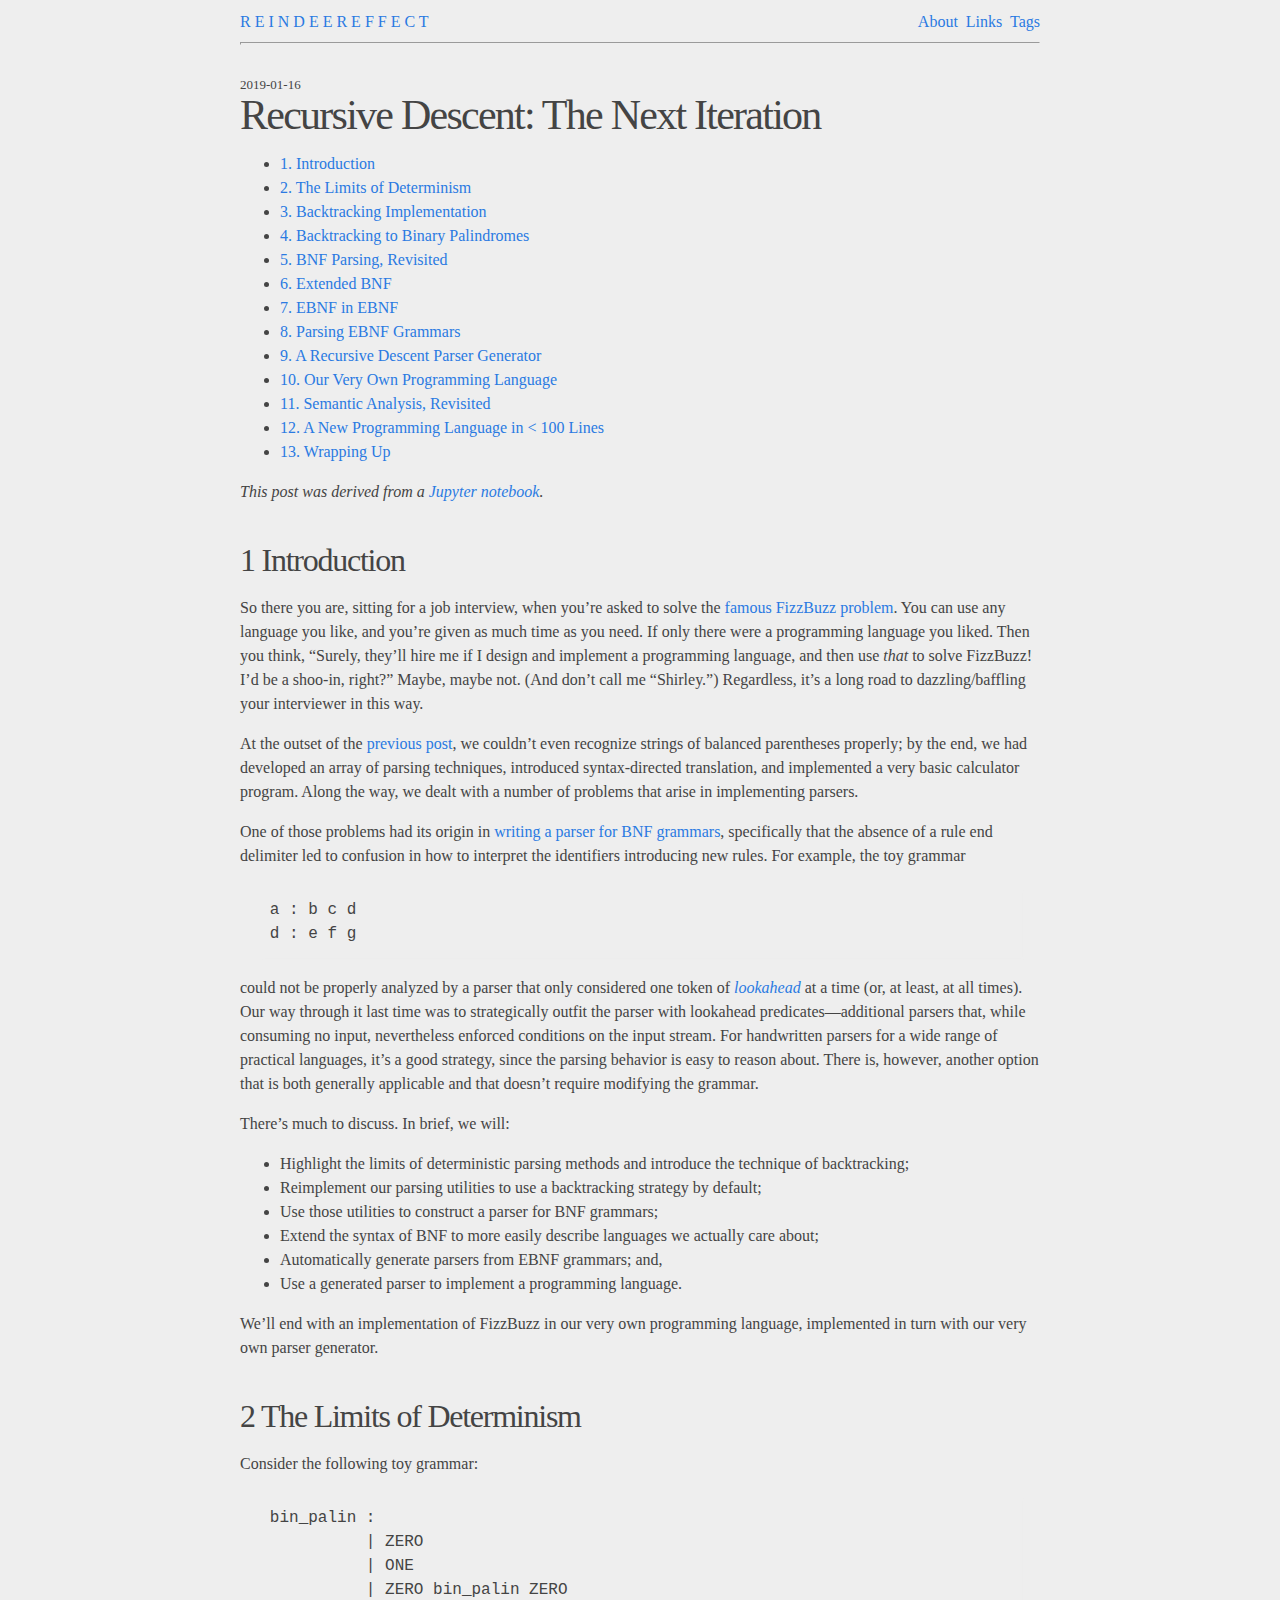
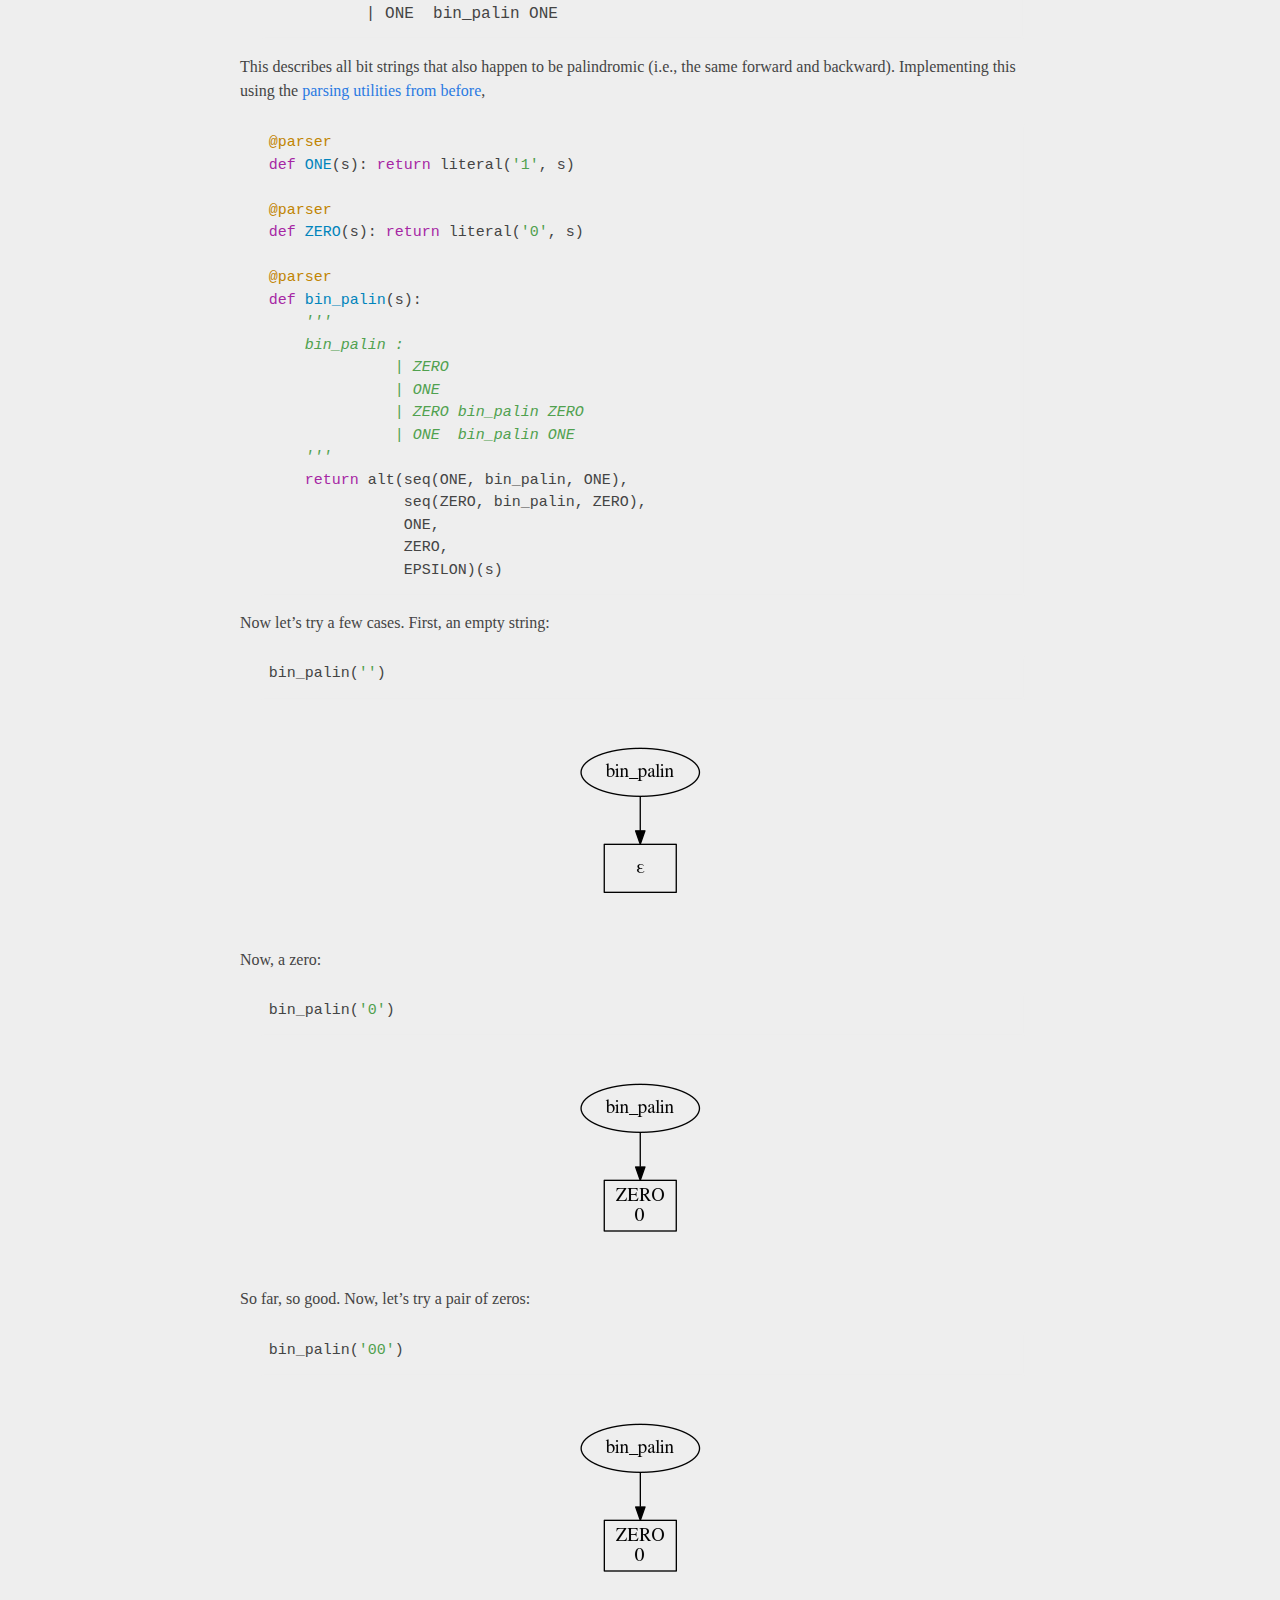
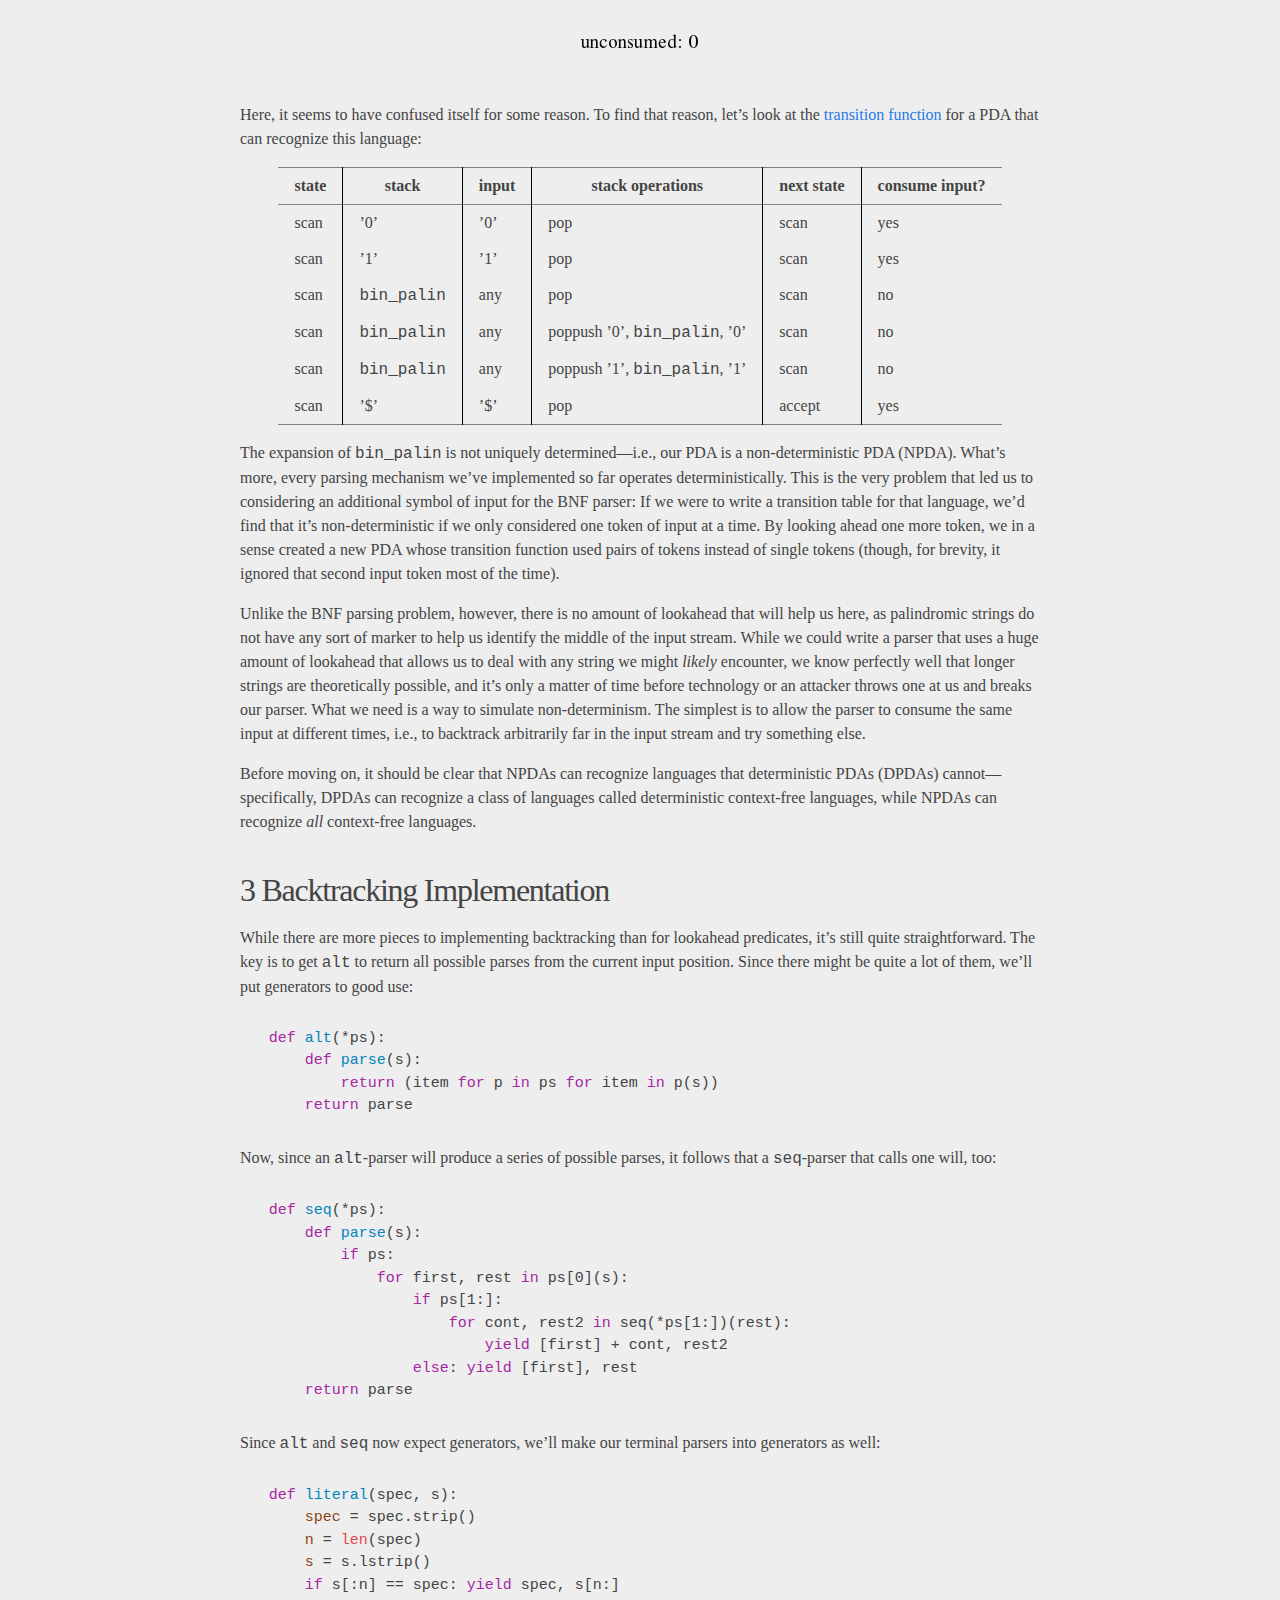
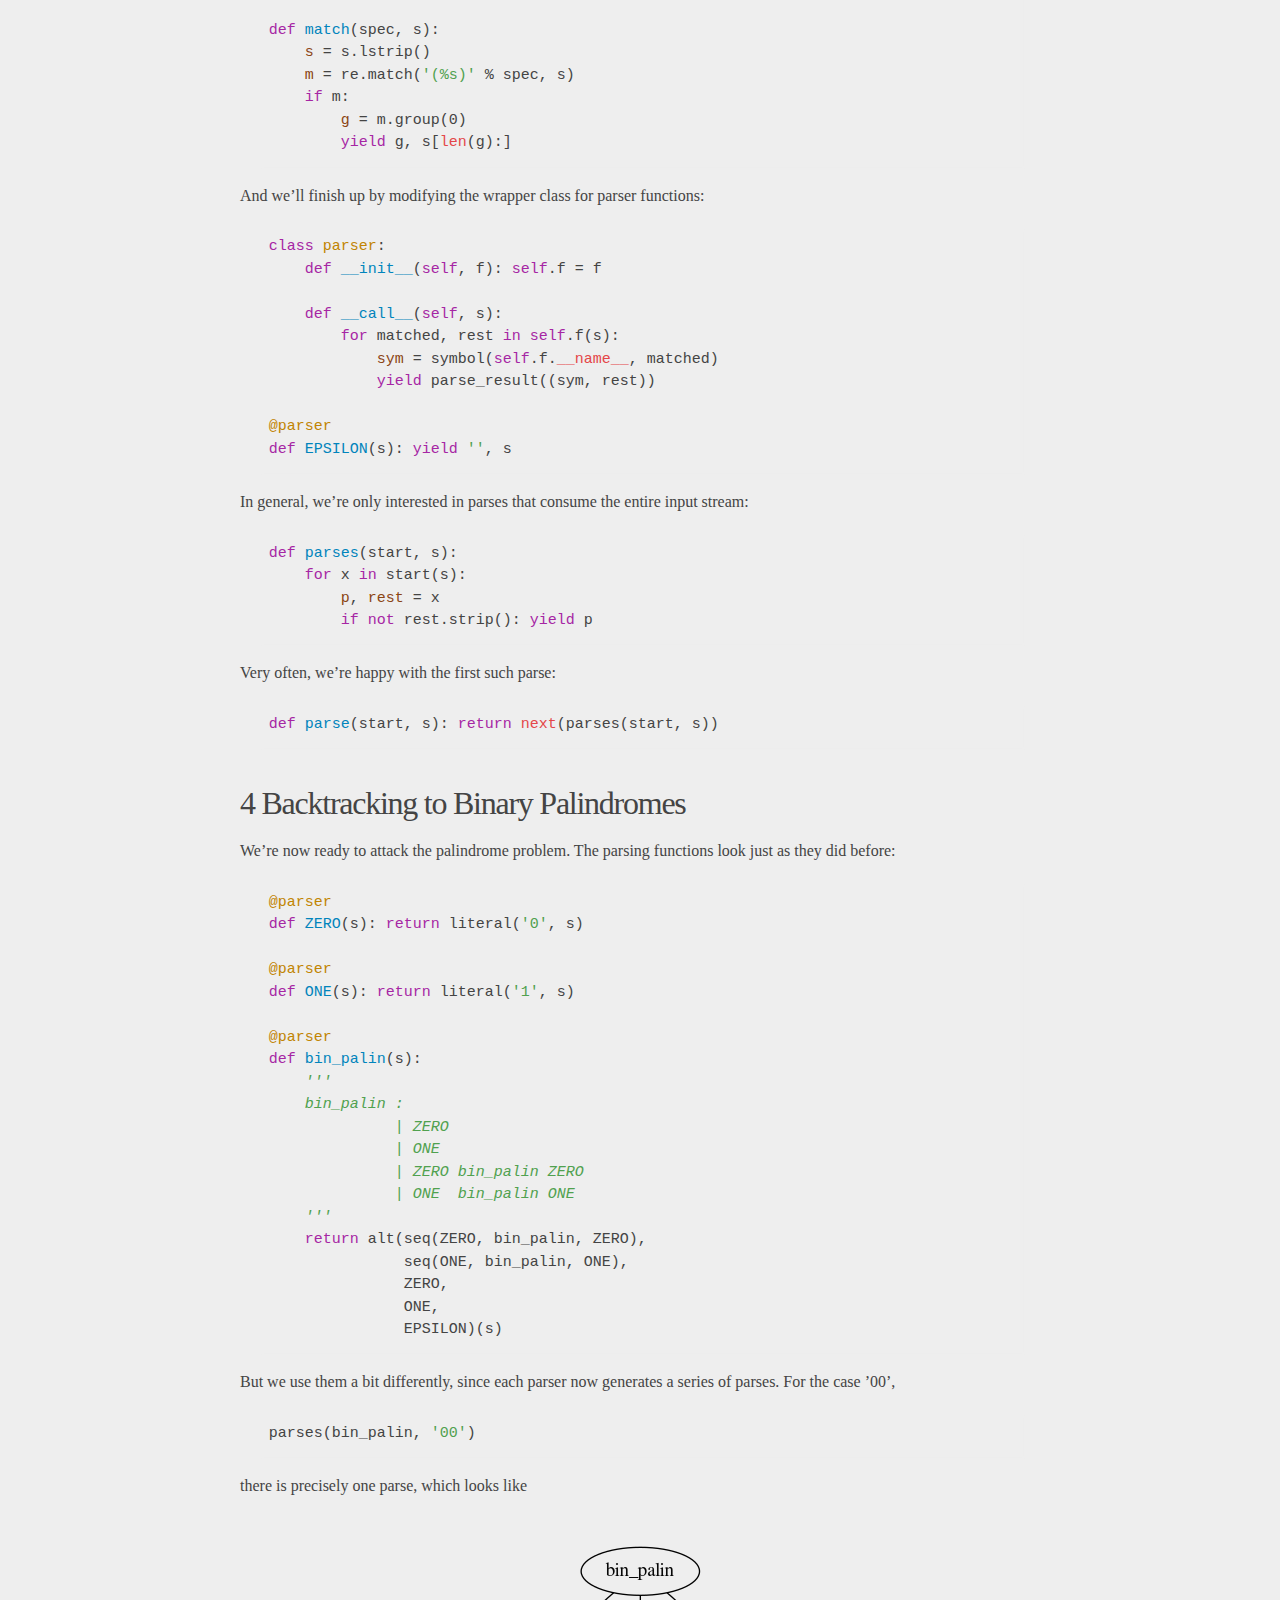
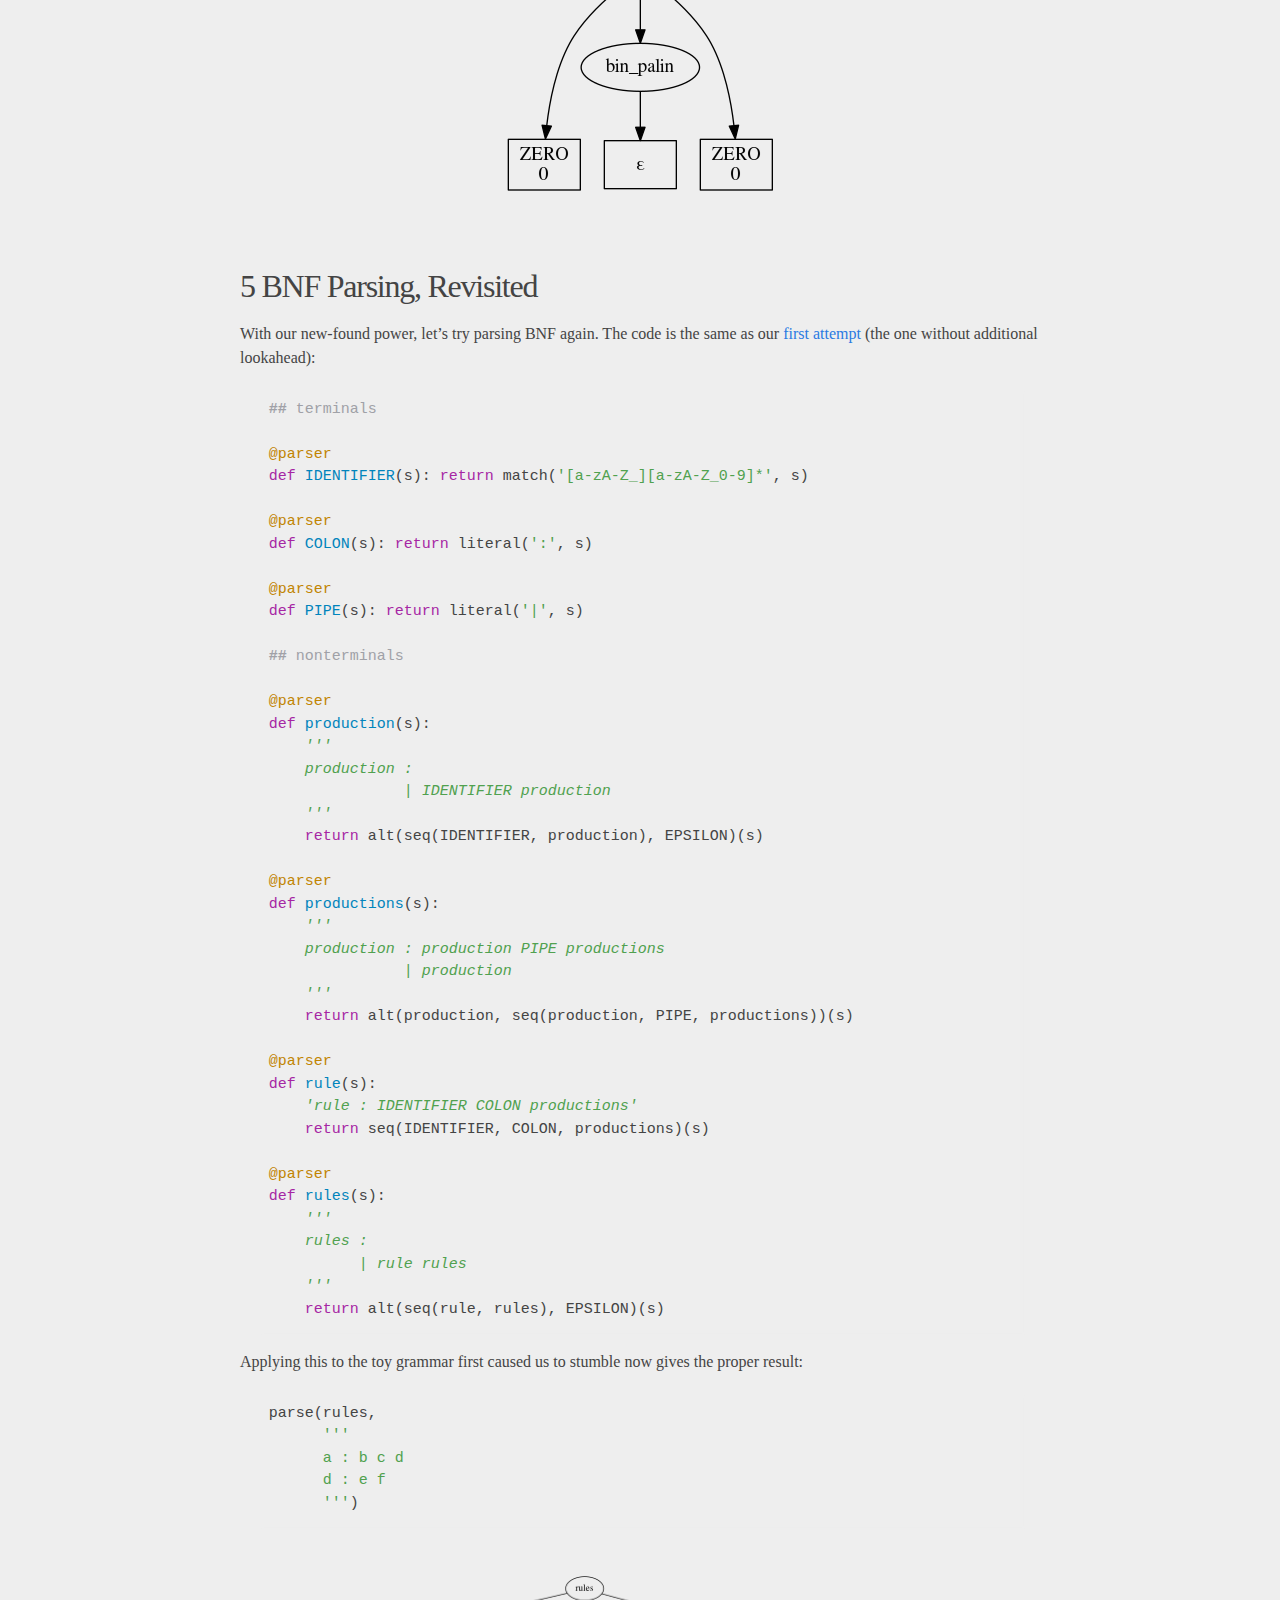
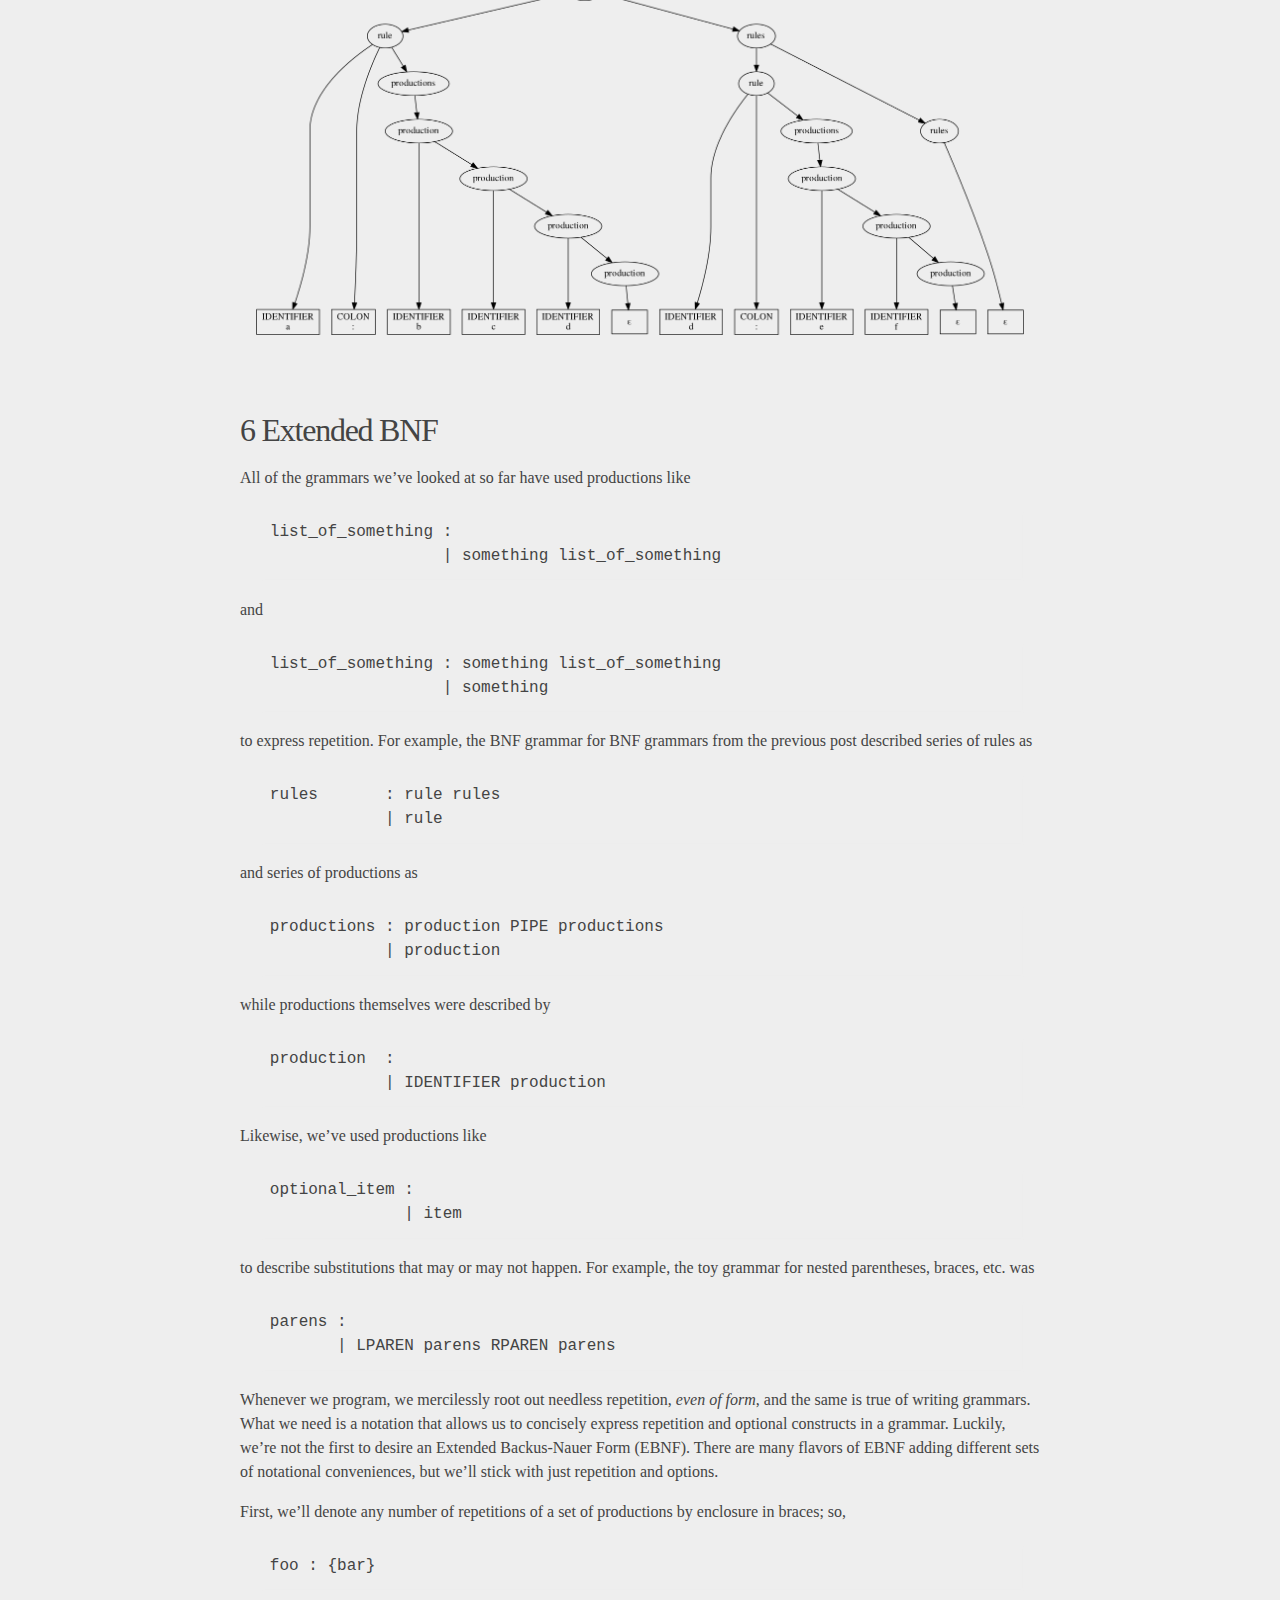
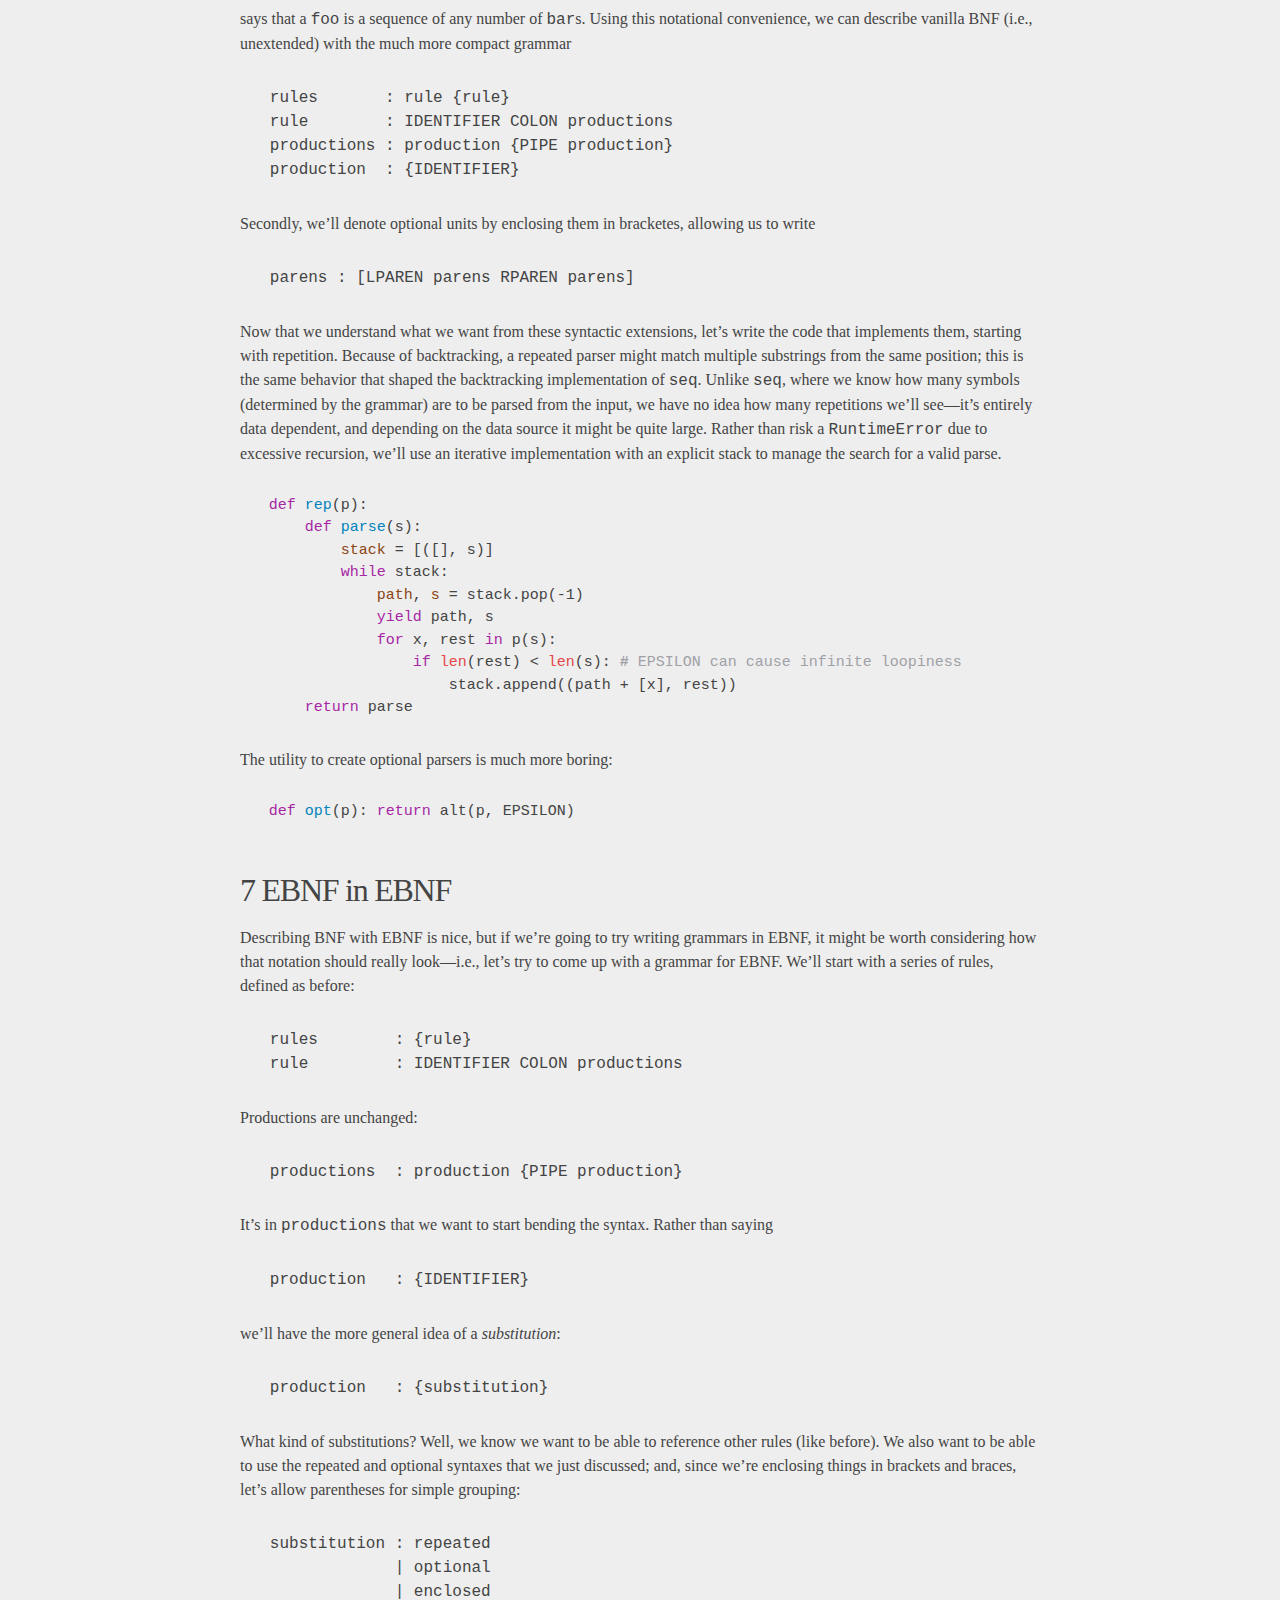
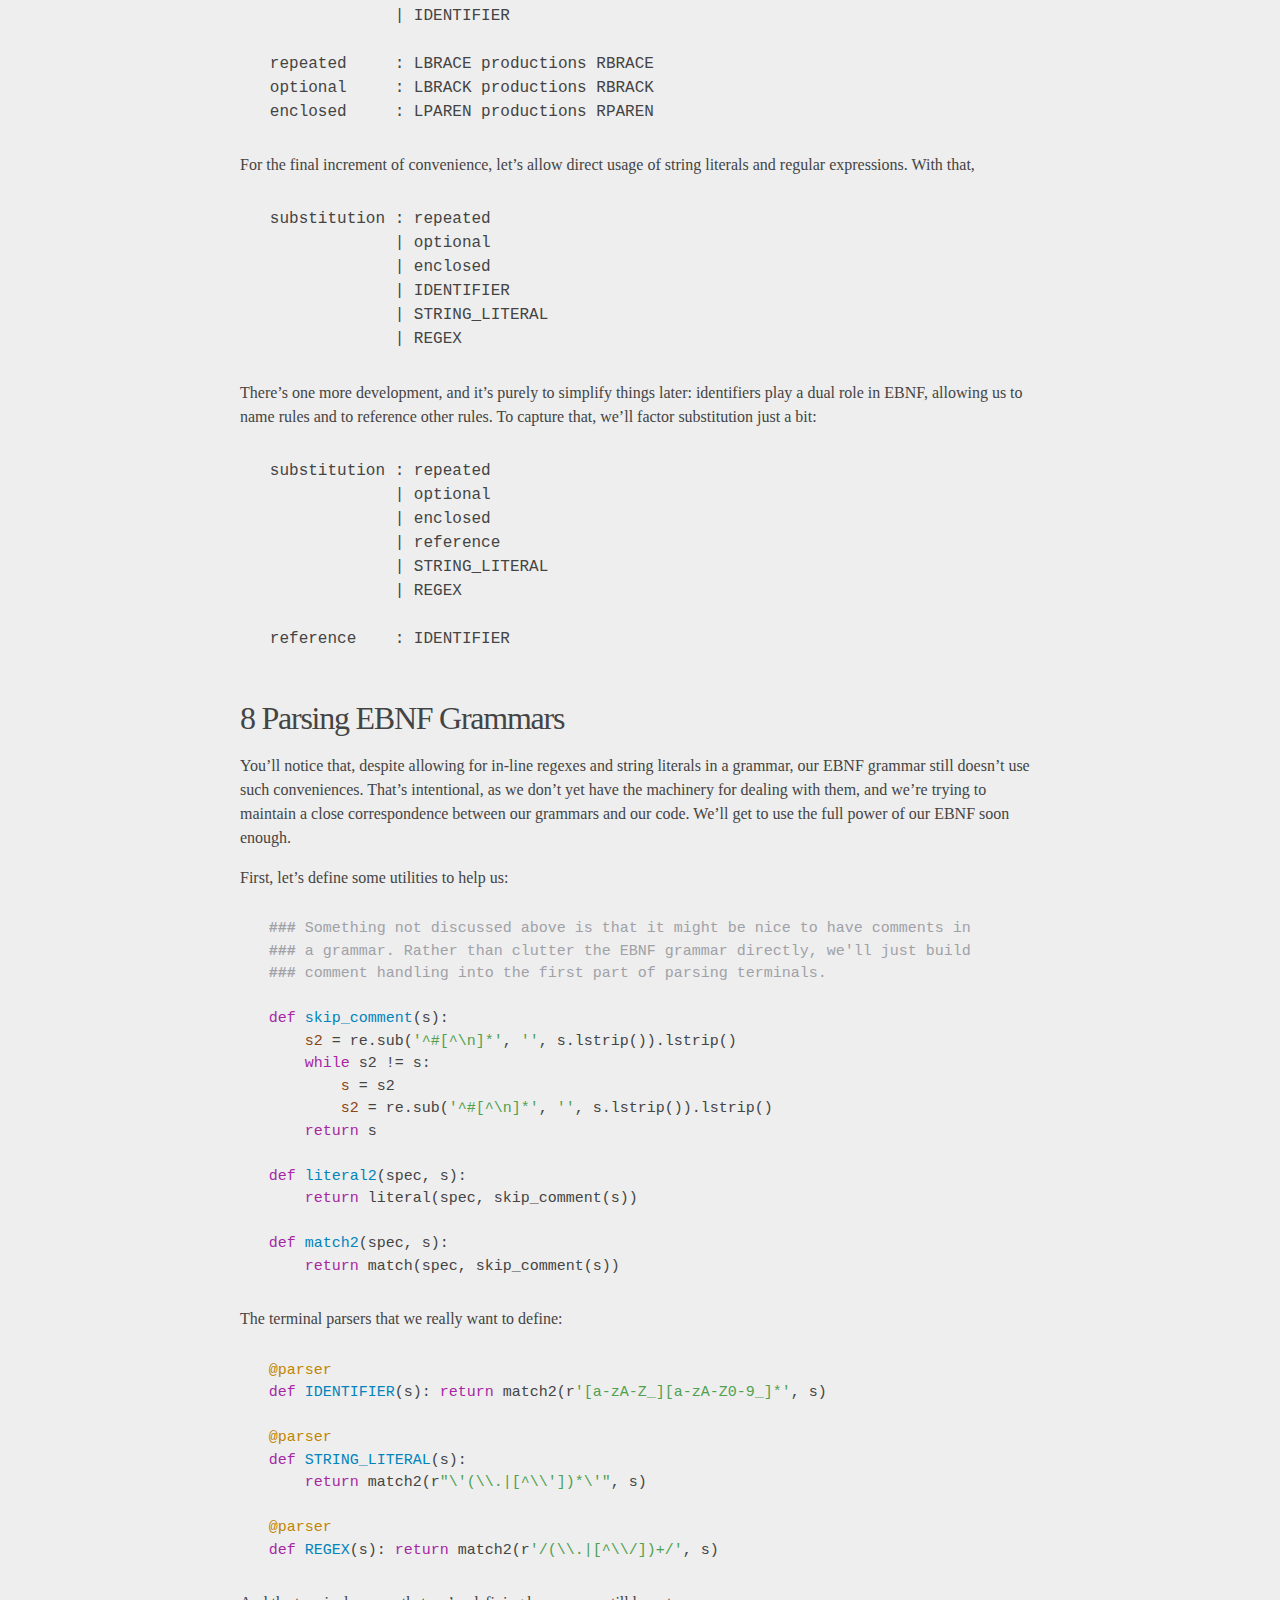
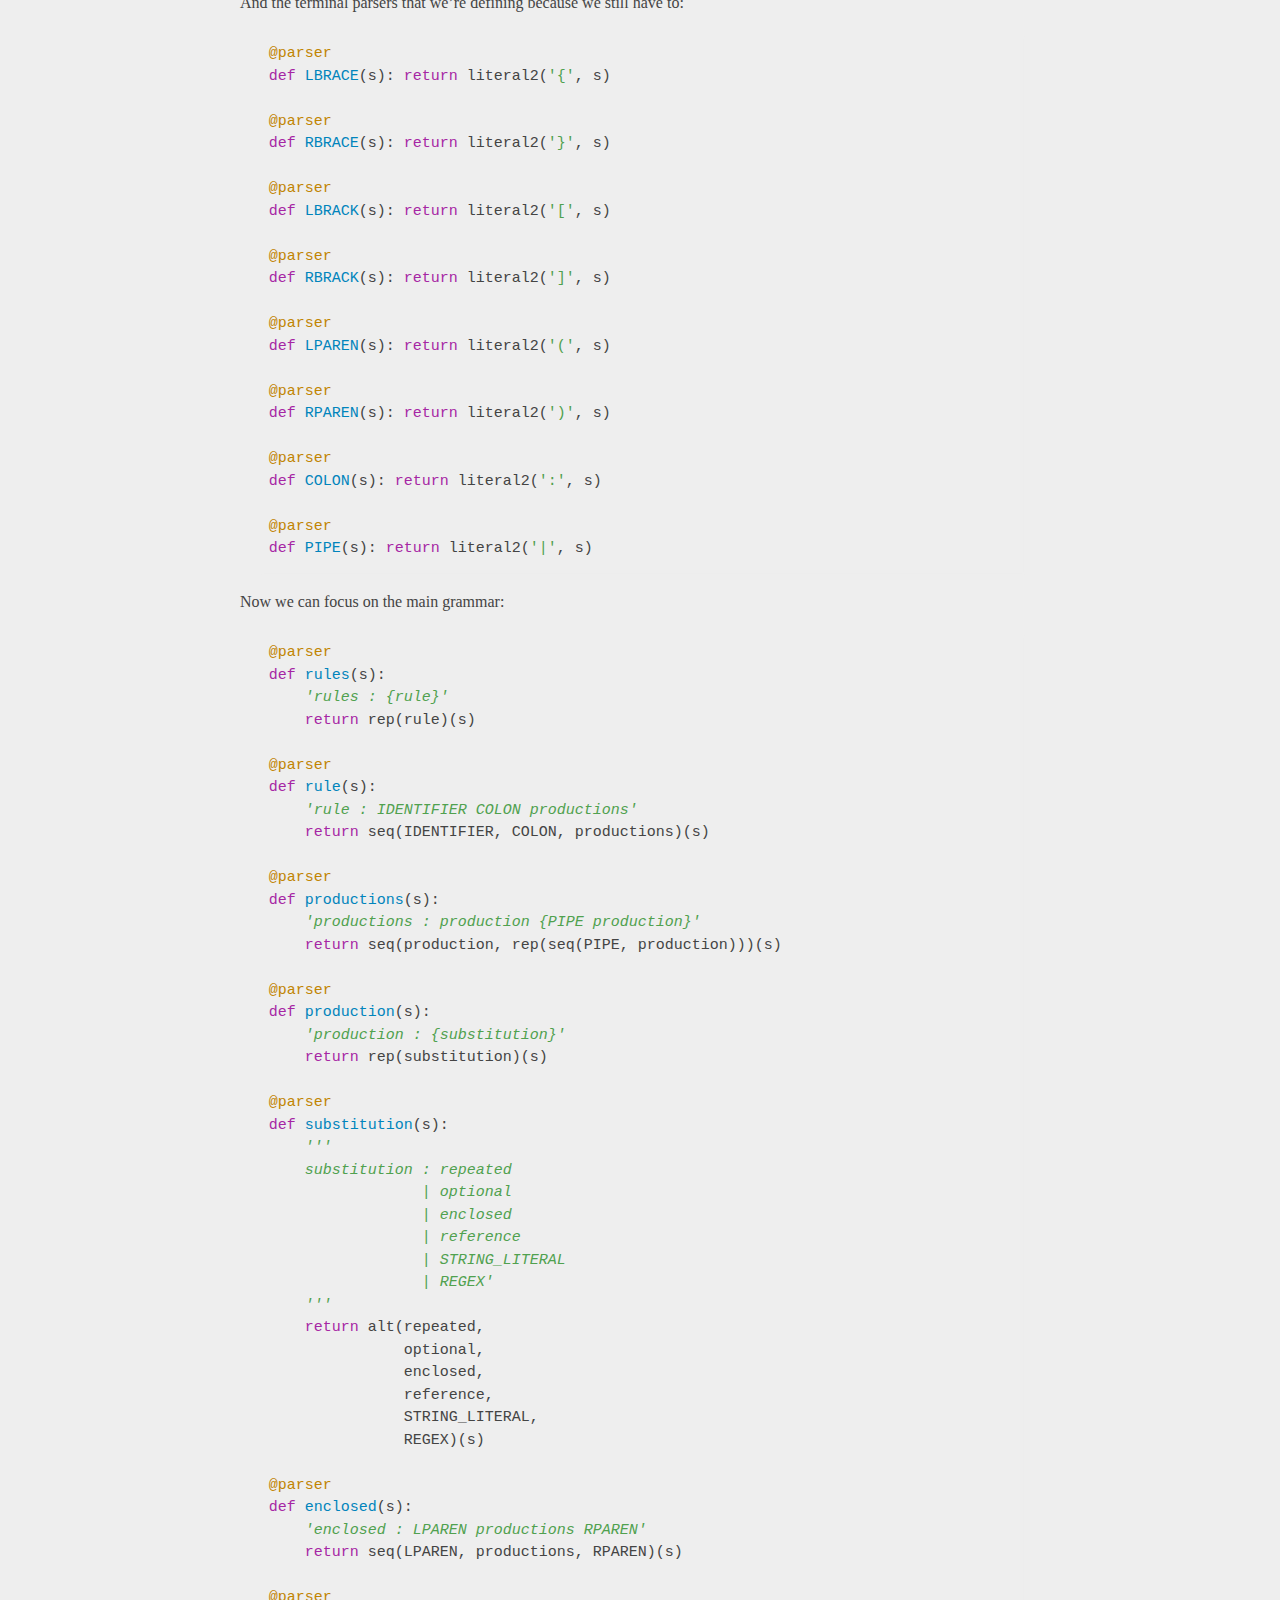
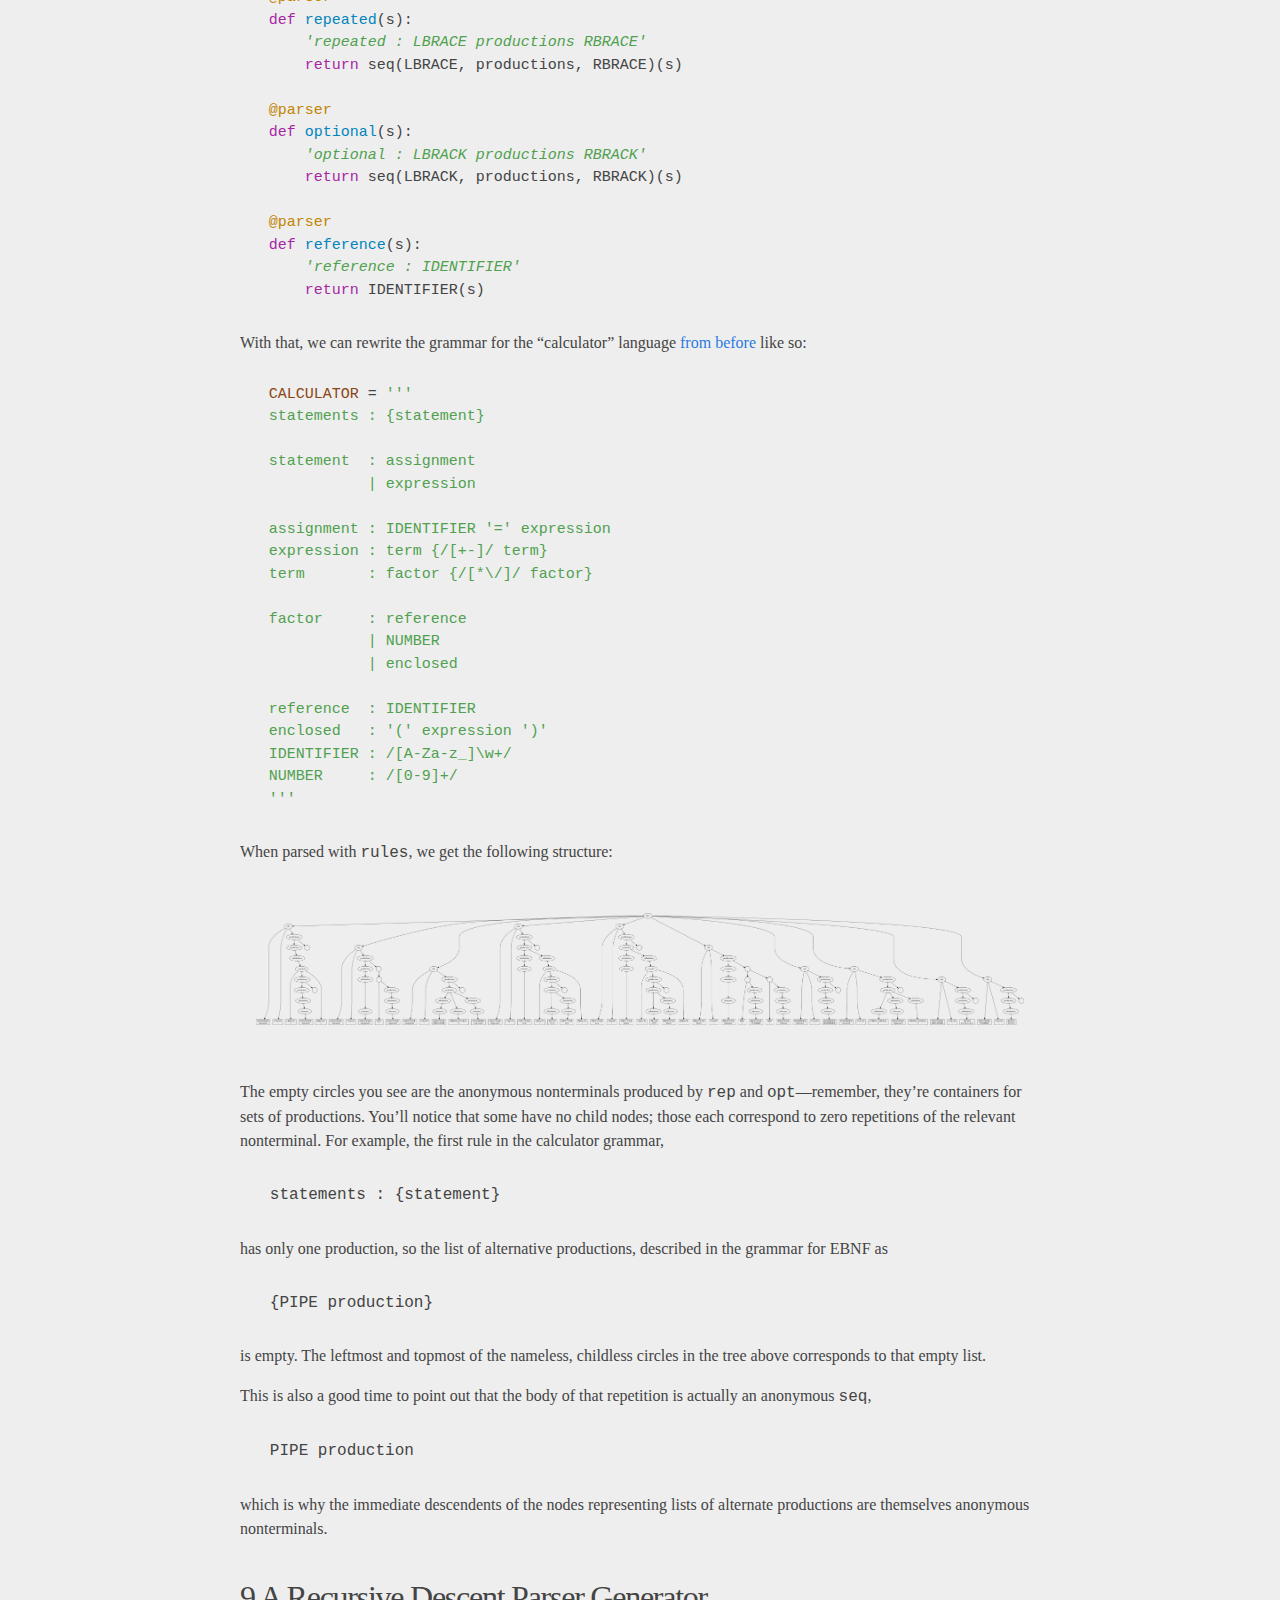
<file: 2019/01/16/index.html>
<?xml version="1.0" encoding="utf-8"?>
<!DOCTYPE html PUBLIC "-//W3C//DTD XHTML 1.0 Strict//EN"
"http://www.w3.org/TR/xhtml1/DTD/xhtml1-strict.dtd">
<html xmlns="http://www.w3.org/1999/xhtml" lang="en" xml:lang="en">
<head>
<!-- 2020-05-31 Sun 22:30 -->
<meta http-equiv="Content-Type" content="text/html;charset=utf-8" />
<meta name="viewport" content="width=device-width, initial-scale=1" />
<title>Recursive Descent: The Next Iteration</title>
<meta name="generator" content="Org mode" />
<meta name="author" content="Kevin M. Stout" />
<style type="text/css">
 <!--/*--><![CDATA[/*><!--*/
  .title  { text-align: center;
             margin-bottom: .2em; }
  .subtitle { text-align: center;
              font-size: medium;
              font-weight: bold;
              margin-top:0; }
  .todo   { font-family: monospace; color: red; }
  .done   { font-family: monospace; color: green; }
  .priority { font-family: monospace; color: orange; }
  .tag    { background-color: #eee; font-family: monospace;
            padding: 2px; font-size: 80%; font-weight: normal; }
  .timestamp { color: #bebebe; }
  .timestamp-kwd { color: #5f9ea0; }
  .org-right  { margin-left: auto; margin-right: 0px;  text-align: right; }
  .org-left   { margin-left: 0px;  margin-right: auto; text-align: left; }
  .org-center { margin-left: auto; margin-right: auto; text-align: center; }
  .underline { text-decoration: underline; }
  #postamble p, #preamble p { font-size: 90%; margin: .2em; }
  p.verse { margin-left: 3%; }
  pre {
    border: 1px solid #ccc;
    box-shadow: 3px 3px 3px #eee;
    padding: 8pt;
    font-family: monospace;
    overflow: auto;
    margin: 1.2em;
  }
  pre.src {
    position: relative;
    overflow: visible;
    padding-top: 1.2em;
  }
  pre.src:before {
    display: none;
    position: absolute;
    background-color: white;
    top: -10px;
    right: 10px;
    padding: 3px;
    border: 1px solid black;
  }
  pre.src:hover:before { display: inline;}
  /* Languages per Org manual */
  pre.src-asymptote:before { content: 'Asymptote'; }
  pre.src-awk:before { content: 'Awk'; }
  pre.src-C:before { content: 'C'; }
  /* pre.src-C++ doesn't work in CSS */
  pre.src-clojure:before { content: 'Clojure'; }
  pre.src-css:before { content: 'CSS'; }
  pre.src-D:before { content: 'D'; }
  pre.src-ditaa:before { content: 'ditaa'; }
  pre.src-dot:before { content: 'Graphviz'; }
  pre.src-calc:before { content: 'Emacs Calc'; }
  pre.src-emacs-lisp:before { content: 'Emacs Lisp'; }
  pre.src-fortran:before { content: 'Fortran'; }
  pre.src-gnuplot:before { content: 'gnuplot'; }
  pre.src-haskell:before { content: 'Haskell'; }
  pre.src-hledger:before { content: 'hledger'; }
  pre.src-java:before { content: 'Java'; }
  pre.src-js:before { content: 'Javascript'; }
  pre.src-latex:before { content: 'LaTeX'; }
  pre.src-ledger:before { content: 'Ledger'; }
  pre.src-lisp:before { content: 'Lisp'; }
  pre.src-lilypond:before { content: 'Lilypond'; }
  pre.src-lua:before { content: 'Lua'; }
  pre.src-matlab:before { content: 'MATLAB'; }
  pre.src-mscgen:before { content: 'Mscgen'; }
  pre.src-ocaml:before { content: 'Objective Caml'; }
  pre.src-octave:before { content: 'Octave'; }
  pre.src-org:before { content: 'Org mode'; }
  pre.src-oz:before { content: 'OZ'; }
  pre.src-plantuml:before { content: 'Plantuml'; }
  pre.src-processing:before { content: 'Processing.js'; }
  pre.src-python:before { content: 'Python'; }
  pre.src-R:before { content: 'R'; }
  pre.src-ruby:before { content: 'Ruby'; }
  pre.src-sass:before { content: 'Sass'; }
  pre.src-scheme:before { content: 'Scheme'; }
  pre.src-screen:before { content: 'Gnu Screen'; }
  pre.src-sed:before { content: 'Sed'; }
  pre.src-sh:before { content: 'shell'; }
  pre.src-sql:before { content: 'SQL'; }
  pre.src-sqlite:before { content: 'SQLite'; }
  /* additional languages in org.el's org-babel-load-languages alist */
  pre.src-forth:before { content: 'Forth'; }
  pre.src-io:before { content: 'IO'; }
  pre.src-J:before { content: 'J'; }
  pre.src-makefile:before { content: 'Makefile'; }
  pre.src-maxima:before { content: 'Maxima'; }
  pre.src-perl:before { content: 'Perl'; }
  pre.src-picolisp:before { content: 'Pico Lisp'; }
  pre.src-scala:before { content: 'Scala'; }
  pre.src-shell:before { content: 'Shell Script'; }
  pre.src-ebnf2ps:before { content: 'ebfn2ps'; }
  /* additional language identifiers per "defun org-babel-execute"
       in ob-*.el */
  pre.src-cpp:before  { content: 'C++'; }
  pre.src-abc:before  { content: 'ABC'; }
  pre.src-coq:before  { content: 'Coq'; }
  pre.src-groovy:before  { content: 'Groovy'; }
  /* additional language identifiers from org-babel-shell-names in
     ob-shell.el: ob-shell is the only babel language using a lambda to put
     the execution function name together. */
  pre.src-bash:before  { content: 'bash'; }
  pre.src-csh:before  { content: 'csh'; }
  pre.src-ash:before  { content: 'ash'; }
  pre.src-dash:before  { content: 'dash'; }
  pre.src-ksh:before  { content: 'ksh'; }
  pre.src-mksh:before  { content: 'mksh'; }
  pre.src-posh:before  { content: 'posh'; }
  /* Additional Emacs modes also supported by the LaTeX listings package */
  pre.src-ada:before { content: 'Ada'; }
  pre.src-asm:before { content: 'Assembler'; }
  pre.src-caml:before { content: 'Caml'; }
  pre.src-delphi:before { content: 'Delphi'; }
  pre.src-html:before { content: 'HTML'; }
  pre.src-idl:before { content: 'IDL'; }
  pre.src-mercury:before { content: 'Mercury'; }
  pre.src-metapost:before { content: 'MetaPost'; }
  pre.src-modula-2:before { content: 'Modula-2'; }
  pre.src-pascal:before { content: 'Pascal'; }
  pre.src-ps:before { content: 'PostScript'; }
  pre.src-prolog:before { content: 'Prolog'; }
  pre.src-simula:before { content: 'Simula'; }
  pre.src-tcl:before { content: 'tcl'; }
  pre.src-tex:before { content: 'TeX'; }
  pre.src-plain-tex:before { content: 'Plain TeX'; }
  pre.src-verilog:before { content: 'Verilog'; }
  pre.src-vhdl:before { content: 'VHDL'; }
  pre.src-xml:before { content: 'XML'; }
  pre.src-nxml:before { content: 'XML'; }
  /* add a generic configuration mode; LaTeX export needs an additional
     (add-to-list 'org-latex-listings-langs '(conf " ")) in .emacs */
  pre.src-conf:before { content: 'Configuration File'; }

  table { border-collapse:collapse; }
  caption.t-above { caption-side: top; }
  caption.t-bottom { caption-side: bottom; }
  td, th { vertical-align:top;  }
  th.org-right  { text-align: center;  }
  th.org-left   { text-align: center;   }
  th.org-center { text-align: center; }
  td.org-right  { text-align: right;  }
  td.org-left   { text-align: left;   }
  td.org-center { text-align: center; }
  dt { font-weight: bold; }
  .footpara { display: inline; }
  .footdef  { margin-bottom: 1em; }
  .figure { padding: 1em; }
  .figure p { text-align: center; }
  .inlinetask {
    padding: 10px;
    border: 2px solid gray;
    margin: 10px;
    background: #ffffcc;
  }
  #org-div-home-and-up
   { text-align: right; font-size: 70%; white-space: nowrap; }
  textarea { overflow-x: auto; }
  .linenr { font-size: smaller }
  .code-highlighted { background-color: #ffff00; }
  .org-info-js_info-navigation { border-style: none; }
  #org-info-js_console-label
    { font-size: 10px; font-weight: bold; white-space: nowrap; }
  .org-info-js_search-highlight
    { background-color: #ffff00; color: #000000; font-weight: bold; }
  .org-svg { width: 90%; }
  /*]]>*/-->
</style>
<link rel='stylesheet' type='text/css' href='/css/syntax.css'>
	 <link rel='stylesheet' type='text/css' href='/css/main.css'>
<script type="text/javascript">
/*
@licstart  The following is the entire license notice for the
JavaScript code in this tag.

Copyright (C) 2012-2018 Free Software Foundation, Inc.

The JavaScript code in this tag is free software: you can
redistribute it and/or modify it under the terms of the GNU
General Public License (GNU GPL) as published by the Free Software
Foundation, either version 3 of the License, or (at your option)
any later version.  The code is distributed WITHOUT ANY WARRANTY;
without even the implied warranty of MERCHANTABILITY or FITNESS
FOR A PARTICULAR PURPOSE.  See the GNU GPL for more details.

As additional permission under GNU GPL version 3 section 7, you
may distribute non-source (e.g., minimized or compacted) forms of
that code without the copy of the GNU GPL normally required by
section 4, provided you include this license notice and a URL
through which recipients can access the Corresponding Source.


@licend  The above is the entire license notice
for the JavaScript code in this tag.
*/
<!--/*--><![CDATA[/*><!--*/
 function CodeHighlightOn(elem, id)
 {
   var target = document.getElementById(id);
   if(null != target) {
     elem.cacheClassElem = elem.className;
     elem.cacheClassTarget = target.className;
     target.className = "code-highlighted";
     elem.className   = "code-highlighted";
   }
 }
 function CodeHighlightOff(elem, id)
 {
   var target = document.getElementById(id);
   if(elem.cacheClassElem)
     elem.className = elem.cacheClassElem;
   if(elem.cacheClassTarget)
     target.className = elem.cacheClassTarget;
 }
/*]]>*///-->
</script>
</head>
<body>
<div id="preamble" class="status">

<div class='site-header'>
  <a class='site-title' href='/'>R E I N D E E R E F F E C T</a>
  <div class='nav' style='float:right;'>
    <a class='page-link' href='/about.html'>About</a>&nbsp;
    <a class='page-link' href='/links.html'>Links</a>&nbsp;
    <a class='page-link' href='/tags.html'>Tags</a>
  </div>
  <hr style='height:0.5px'>
</div>
<div class='post-head'>
  <div class='post-pubdate'>2019-01-16</div>
  <h1 class='title'>Recursive Descent: The Next Iteration</h1>
</div>
</div>
<div id="content">
<div id="text-table-of-contents">
<ul>
<li><a href="#introduction">1. <a href="#introduction">Introduction</a></a></li>
<li><a href="#the-limits-of-determinism">2. <a href="#the-limits-of-determinism">The Limits of Determinism</a></a></li>
<li><a href="#backtracking-implementation">3. <a href="#backtracking-implementation">Backtracking Implementation</a></a></li>
<li><a href="#backtracking-to-binary-palindromes">4. <a href="#backtracking-to-binary-palindromes">Backtracking to Binary Palindromes</a></a></li>
<li><a href="#bnf-parsing-revisited">5. <a href="#bnf-parsing-revisited">BNF Parsing, Revisited</a></a></li>
<li><a href="#extended-bnf">6. <a href="#extended-bnf">Extended BNF</a></a></li>
<li><a href="#ebnf-in-ebnf">7. <a href="#ebnf-in-ebnf">EBNF in EBNF</a></a></li>
<li><a href="#parsing-ebnf-grammars">8. <a href="#parsing-ebnf-grammars">Parsing EBNF Grammars</a></a></li>
<li><a href="#a-recursive-descent-parser-generator">9. <a href="#a-recursive-descent-parser-generator">A Recursive Descent Parser Generator</a></a></li>
<li><a href="#our-very-own-programming-language">10. <a href="#our-very-own-programming-language">Our Very Own Programming Language</a></a></li>
<li><a href="#semantic-analysis-revisited">11. <a href="#semantic-analysis-revisited">Semantic Analysis, Revisited</a></a></li>
<li><a href="#a-new-programming-language-in-100-lines">12. <a href="#a-new-programming-language-in-100-lines">A New Programming Language in &lt; 100 Lines</a></a></li>
<li><a href="#wrapping-up">13. <a href="#wrapping-up">Wrapping Up</a></a></li>
</ul>
</div>
<div class="abstract">
<p>
You&rsquo;ve been tasked to implement a parser for yet another language&#x2014;one with the
brevity of COBOL and the readability of APL. You&rsquo;re sick of writing
parsers. Surely a computer can do it, right?
</p>

</div>

<p>
<i>This post was derived from a <a href="%7B%7Bsite.repo%7D%7D/production/notebooks/recursive-descent/part2.ipynb">Jupyter notebook</a>.</i>
</p>

<div id="outline-container-org283a43e" class="outline-2">
<h2 id="introduction"><a id="org283a43e"></a><span class="section-number-2">1</span> <a href="#introduction">Introduction</a></h2>
<div class="outline-text-2" id="text-introduction">
<p>
So there you are, sitting for a job interview, when you&rsquo;re asked to solve the
<a href="https://blog.codinghorror.com/why-cant-programmers-program/">famous FizzBuzz problem</a>. You can use any language you like, and you&rsquo;re given as
much time as you need. If only there were a programming language you liked. Then
you think, &ldquo;Surely, they&rsquo;ll hire me if I design and implement a programming
language, and then use <i>that</i> to solve FizzBuzz!  I&rsquo;d be a shoo-in, right?&rdquo;
Maybe, maybe not. (And don&rsquo;t call me &ldquo;Shirley.&rdquo;) Regardless, it&rsquo;s a long road to
dazzling/baffling your interviewer in this way.
</p>

<p>
At the outset of the <a href="../../../2018/12/08">previous post</a>, we couldn&rsquo;t even recognize strings of
balanced parentheses properly; by the end, we had developed an array of parsing
techniques, introduced syntax-directed translation, and implemented a very basic
calculator program. Along the way, we dealt with a number of problems that arise
in implementing parsers.
</p>

<p>
One of those problems had its origin in <a href="../../../2018/12/08/index.html#parsing-bnf-grammars">writing a parser for BNF grammars</a>,
specifically that the absence of a rule end delimiter led to confusion in how to
interpret the identifiers introducing new rules. For example, the toy grammar
</p>

<pre class="example">
a : b c d
d : e f g
</pre>

<p>
could not be properly analyzed by a parser that only considered one token of
<a href="../../../2018/12/08/index.html#lookahead"><i>lookahead</i></a> at a time (or, at least, at all times). Our way through it last time
was to strategically outfit the parser with lookahead predicates&#x2014;additional
parsers that, while consuming no input, nevertheless enforced conditions on the
input stream. For handwritten parsers for a wide range of practical languages,
it&rsquo;s a good strategy, since the parsing behavior is easy to reason about. There
is, however, another option that is both generally applicable and that doesn&rsquo;t
require modifying the grammar.
</p>

<p>
There&rsquo;s much to discuss. In brief, we will:
</p>

<ul class="org-ul">
<li>Highlight the limits of deterministic parsing methods and introduce the
technique of backtracking;</li>
<li>Reimplement our parsing utilities to use a backtracking strategy by default;</li>
<li>Use those utilities to construct a parser for BNF grammars;</li>
<li>Extend the syntax of BNF to more easily describe languages we actually care
about;</li>
<li>Automatically generate parsers from EBNF grammars; and,</li>
<li>Use a generated parser to implement a programming language.</li>
</ul>

<p>
We&rsquo;ll end with an implementation of FizzBuzz in our very own programming
language, implemented in turn with our very own parser generator.
</p>
</div>
</div>

<div id="outline-container-org80d8d17" class="outline-2">
<h2 id="the-limits-of-determinism"><a id="org80d8d17"></a><span class="section-number-2">2</span> <a href="#the-limits-of-determinism">The Limits of Determinism</a></h2>
<div class="outline-text-2" id="text-the-limits-of-determinism">
<p>
Consider the following toy grammar:
</p>

<pre class="example">
bin_palin :
          | ZERO 
          | ONE
          | ZERO bin_palin ZERO
          | ONE  bin_palin ONE        
</pre>

<p>
This describes all bit strings that also happen to be palindromic (i.e., the
same forward and backward). Implementing this using the <a href="../../../2018/12/08/index.html#basic-expression-parsing">parsing utilities from
before</a>,
</p>

<div class="org-src-container">
<pre class="src src-python"><span class="org-type">@parser</span>
<span class="org-keyword">def</span> <span class="org-function-name">ONE</span>(s): <span class="org-keyword">return</span> literal(<span class="org-string">'1'</span>, s)

<span class="org-type">@parser</span>
<span class="org-keyword">def</span> <span class="org-function-name">ZERO</span>(s): <span class="org-keyword">return</span> literal(<span class="org-string">'0'</span>, s)

<span class="org-type">@parser</span>
<span class="org-keyword">def</span> <span class="org-function-name">bin_palin</span>(s):
    <span class="org-doc">'''</span>
<span class="org-doc">    bin_palin :</span>
<span class="org-doc">              | ZERO</span>
<span class="org-doc">              | ONE</span>
<span class="org-doc">              | ZERO bin_palin ZERO</span>
<span class="org-doc">              | ONE  bin_palin ONE</span>
<span class="org-doc">    '''</span>
    <span class="org-keyword">return</span> alt(seq(ONE, bin_palin, ONE),
               seq(ZERO, bin_palin, ZERO),
               ONE,
               ZERO,
               EPSILON)(s)</pre>
</div>

<p>
Now let&rsquo;s try a few cases. First, an empty string:
</p>

<div class="org-src-container">
<pre class="src src-python">bin_palin(<span class="org-string">''</span>)</pre>
</div>


<div class="figure">
<p><img src="./aux/2019-01-16-part2_5_0.png" alt="2019-01-16-part2_5_0.png" />
</p>
</div>

<p>
Now, a zero:
</p>

<div class="org-src-container">
<pre class="src src-python">bin_palin(<span class="org-string">'0'</span>)</pre>
</div>


<div class="figure">
<p><img src="./aux/2019-01-16-part2_7_0.png" alt="2019-01-16-part2_7_0.png" />
</p>
</div>

<p>
So far, so good. Now, let&rsquo;s try a pair of zeros:
</p>

<div class="org-src-container">
<pre class="src src-python">bin_palin(<span class="org-string">'00'</span>)</pre>
</div>


<div class="figure">
<p><img src="./aux/2019-01-16-part2_9_0.png" alt="2019-01-16-part2_9_0.png" />
</p>
</div>

<p>
Here, it seems to have confused itself for some reason. To find that reason,
let&rsquo;s look at the <a href="file:///home/kmstout/dev/re/2019/01/2018/12/08#pushdown-automata">transition function</a> for a PDA that can recognize this
language:
</p>

<table border="2" cellspacing="0" cellpadding="6" rules="groups" frame="hsides">


<colgroup>
<col  class="org-left" />

<col  class="org-left" />

<col  class="org-left" />

<col  class="org-left" />

<col  class="org-left" />

<col  class="org-left" />
</colgroup>
<thead>
<tr>
<th scope="col" class="org-left">state</th>
<th scope="col" class="org-left">stack</th>
<th scope="col" class="org-left">input</th>
<th scope="col" class="org-left">stack operations</th>
<th scope="col" class="org-left">next state</th>
<th scope="col" class="org-left">consume input?</th>
</tr>
</thead>
<tbody>
<tr>
<td class="org-left">scan</td>
<td class="org-left">&rsquo;0&rsquo;</td>
<td class="org-left">&rsquo;0&rsquo;</td>
<td class="org-left">pop</td>
<td class="org-left">scan</td>
<td class="org-left">yes</td>
</tr>

<tr>
<td class="org-left">scan</td>
<td class="org-left">&rsquo;1&rsquo;</td>
<td class="org-left">&rsquo;1&rsquo;</td>
<td class="org-left">pop</td>
<td class="org-left">scan</td>
<td class="org-left">yes</td>
</tr>

<tr>
<td class="org-left">scan</td>
<td class="org-left"><code>bin_palin</code></td>
<td class="org-left">any</td>
<td class="org-left">pop</td>
<td class="org-left">scan</td>
<td class="org-left">no</td>
</tr>

<tr>
<td class="org-left">scan</td>
<td class="org-left"><code>bin_palin</code></td>
<td class="org-left">any</td>
<td class="org-left">poppush &rsquo;0&rsquo;, <code>bin_palin</code>, &rsquo;0&rsquo;</td>
<td class="org-left">scan</td>
<td class="org-left">no</td>
</tr>

<tr>
<td class="org-left">scan</td>
<td class="org-left"><code>bin_palin</code></td>
<td class="org-left">any</td>
<td class="org-left">poppush &rsquo;1&rsquo;, <code>bin_palin</code>, &rsquo;1&rsquo;</td>
<td class="org-left">scan</td>
<td class="org-left">no</td>
</tr>

<tr>
<td class="org-left">scan</td>
<td class="org-left">&rsquo;$&rsquo;</td>
<td class="org-left">&rsquo;$&rsquo;</td>
<td class="org-left">pop</td>
<td class="org-left">accept</td>
<td class="org-left">yes</td>
</tr>
</tbody>
</table>

<p>
The expansion of <code>bin_palin</code> is not uniquely determined&#x2014;i.e., our PDA is a
non-deterministic PDA (NPDA). What&rsquo;s more, every parsing mechanism we&rsquo;ve
implemented so far operates deterministically. This is the very problem that led
us to considering an additional symbol of input for the BNF parser: If we were
to write a transition table for that language, we&rsquo;d find that it&rsquo;s
non-deterministic if we only considered one token of input at a time. By looking
ahead one more token, we in a sense created a new PDA whose transition function
used pairs of tokens instead of single tokens (though, for brevity, it ignored
that second input token most of the time).
</p>

<p>
Unlike the BNF parsing problem, however, there is no amount of lookahead that
will help us here, as palindromic strings do not have any sort of marker to help
us identify the middle of the input stream. While we could write a parser that
uses a huge amount of lookahead that allows us to deal with any string we might
<i>likely</i> encounter, we know perfectly well that longer strings are theoretically
possible, and it&rsquo;s only a matter of time before technology or an attacker throws
one at us and breaks our parser. What we need is a way to simulate
non-determinism.  The simplest is to allow the parser to consume the same input
at different times, i.e., to backtrack arbitrarily far in the input stream and
try something else.
</p>

<p>
Before moving on, it should be clear that NPDAs can recognize languages that
deterministic PDAs (DPDAs) cannot&#x2014;specifically, DPDAs can recognize a class of
languages called deterministic context-free languages, while NPDAs can recognize
<i>all</i> context-free languages.
</p>
</div>
</div>

<div id="outline-container-org02bbc16" class="outline-2">
<h2 id="backtracking-implementation"><a id="org02bbc16"></a><span class="section-number-2">3</span> <a href="#backtracking-implementation">Backtracking Implementation</a></h2>
<div class="outline-text-2" id="text-backtracking-implementation">
<p>
While there are more pieces to implementing backtracking than for lookahead
predicates, it&rsquo;s still quite straightforward. The key is to get <code>alt</code> to return
all possible parses from the current input position.  Since there might be quite
a lot of them, we&rsquo;ll put generators to good use:
</p>

<div class="org-src-container">
<pre class="src src-python"><span class="org-keyword">def</span> <span class="org-function-name">alt</span>(*ps):
    <span class="org-keyword">def</span> <span class="org-function-name">parse</span>(s):
        <span class="org-keyword">return</span> (item <span class="org-keyword">for</span> p <span class="org-keyword">in</span> ps <span class="org-keyword">for</span> item <span class="org-keyword">in</span> p(s))
    <span class="org-keyword">return</span> parse</pre>
</div>

<p>
Now, since an <code>alt</code>-parser will produce a series of possible parses, it follows
that a <code>seq</code>-parser that calls one will, too:
</p>

<div class="org-src-container">
<pre class="src src-python"><span class="org-keyword">def</span> <span class="org-function-name">seq</span>(*ps):
    <span class="org-keyword">def</span> <span class="org-function-name">parse</span>(s):
        <span class="org-keyword">if</span> ps:
            <span class="org-keyword">for</span> first, rest <span class="org-keyword">in</span> ps[0](s):
                <span class="org-keyword">if</span> ps[1:]:
                    <span class="org-keyword">for</span> cont, rest2 <span class="org-keyword">in</span> seq(*ps[1:])(rest):
                        <span class="org-keyword">yield</span> [first] + cont, rest2
                <span class="org-keyword">else</span>: <span class="org-keyword">yield</span> [first], rest
    <span class="org-keyword">return</span> parse</pre>
</div>

<p>
Since <code>alt</code> and <code>seq</code> now expect generators, we&rsquo;ll make our terminal parsers
into generators as well:
</p>

<div class="org-src-container">
<pre class="src src-python"><span class="org-keyword">def</span> <span class="org-function-name">literal</span>(spec, s):
    <span class="org-variable-name">spec</span> = spec.strip()
    <span class="org-variable-name">n</span> = <span class="org-builtin">len</span>(spec)
    <span class="org-variable-name">s</span> = s.lstrip()
    <span class="org-keyword">if</span> s[:n] == spec: <span class="org-keyword">yield</span> spec, s[n:]

<span class="org-keyword">def</span> <span class="org-function-name">match</span>(spec, s):
    <span class="org-variable-name">s</span> = s.lstrip()
    <span class="org-variable-name">m</span> = re.match(<span class="org-string">'(%s)'</span> % spec, s)
    <span class="org-keyword">if</span> m:
        <span class="org-variable-name">g</span> = m.group(0)
        <span class="org-keyword">yield</span> g, s[<span class="org-builtin">len</span>(g):]</pre>
</div>

<p>
And we&rsquo;ll finish up by modifying the wrapper class for parser functions:
</p>

<div class="org-src-container">
<pre class="src src-python"><span class="org-keyword">class</span> <span class="org-type">parser</span>:
    <span class="org-keyword">def</span> <span class="org-function-name">__init__</span>(<span class="org-keyword">self</span>, f): <span class="org-keyword">self</span>.f = f

    <span class="org-keyword">def</span> <span class="org-function-name">__call__</span>(<span class="org-keyword">self</span>, s):
        <span class="org-keyword">for</span> matched, rest <span class="org-keyword">in</span> <span class="org-keyword">self</span>.f(s):
            <span class="org-variable-name">sym</span> = symbol(<span class="org-keyword">self</span>.f.<span class="org-builtin">__name__</span>, matched)
            <span class="org-keyword">yield</span> parse_result((sym, rest))

<span class="org-type">@parser</span>
<span class="org-keyword">def</span> <span class="org-function-name">EPSILON</span>(s): <span class="org-keyword">yield</span> <span class="org-string">''</span>, s</pre>
</div>

<p>
In general, we&rsquo;re only interested in parses that consume the entire input
stream:
</p>

<div class="org-src-container">
<pre class="src src-python"><span class="org-keyword">def</span> <span class="org-function-name">parses</span>(start, s):
    <span class="org-keyword">for</span> x <span class="org-keyword">in</span> start(s):
        <span class="org-variable-name">p</span>, <span class="org-variable-name">rest</span> = x
        <span class="org-keyword">if</span> <span class="org-keyword">not</span> rest.strip(): <span class="org-keyword">yield</span> p</pre>
</div>

<p>
Very often, we&rsquo;re happy with the first such parse:
</p>

<div class="org-src-container">
<pre class="src src-python"><span class="org-keyword">def</span> <span class="org-function-name">parse</span>(start, s): <span class="org-keyword">return</span> <span class="org-builtin">next</span>(parses(start, s))</pre>
</div>
</div>
</div>

<div id="outline-container-orgd353c9a" class="outline-2">
<h2 id="backtracking-to-binary-palindromes"><a id="orgd353c9a"></a><span class="section-number-2">4</span> <a href="#backtracking-to-binary-palindromes">Backtracking to Binary Palindromes</a></h2>
<div class="outline-text-2" id="text-backtracking-to-binary-palindromes">
<p>
We&rsquo;re now ready to attack the palindrome problem. The parsing functions look
just as they did before:
</p>

<div class="org-src-container">
<pre class="src src-python"><span class="org-type">@parser</span>
<span class="org-keyword">def</span> <span class="org-function-name">ZERO</span>(s): <span class="org-keyword">return</span> literal(<span class="org-string">'0'</span>, s)

<span class="org-type">@parser</span>
<span class="org-keyword">def</span> <span class="org-function-name">ONE</span>(s): <span class="org-keyword">return</span> literal(<span class="org-string">'1'</span>, s)

<span class="org-type">@parser</span>
<span class="org-keyword">def</span> <span class="org-function-name">bin_palin</span>(s):
    <span class="org-doc">'''</span>
<span class="org-doc">    bin_palin :</span>
<span class="org-doc">              | ZERO</span>
<span class="org-doc">              | ONE</span>
<span class="org-doc">              | ZERO bin_palin ZERO</span>
<span class="org-doc">              | ONE  bin_palin ONE</span>
<span class="org-doc">    '''</span>
    <span class="org-keyword">return</span> alt(seq(ZERO, bin_palin, ZERO),
               seq(ONE, bin_palin, ONE),
               ZERO,
               ONE,
               EPSILON)(s)</pre>
</div>

<p>
But we use them a bit differently, since each parser now generates a series of
parses. For the case &rsquo;00&rsquo;,
</p>

<div class="org-src-container">
<pre class="src src-python">parses(bin_palin, <span class="org-string">'00'</span>)</pre>
</div>

<p>
there is precisely one parse, which looks like
</p>


<div class="figure">
<p><img src="./aux/2019-01-16-part2_27_0.png" alt="2019-01-16-part2_27_0.png" />
</p>
</div>
</div>
</div>

<div id="outline-container-orgf14e418" class="outline-2">
<h2 id="bnf-parsing-revisited"><a id="orgf14e418"></a><span class="section-number-2">5</span> <a href="#bnf-parsing-revisited">BNF Parsing, Revisited</a></h2>
<div class="outline-text-2" id="text-bnf-parsing-revisited">
<p>
With our new-found power, let&rsquo;s try parsing BNF again. The code is the same as
our <a href="%7B%%20post_url%202018-12-08-recursive-descent-part1%20%%7D#parsing-bnf-grammars">first attempt</a> (the one without additional lookahead):
</p>

<div class="org-src-container">
<pre class="src src-python"><span class="org-comment-delimiter">## </span><span class="org-comment">terminals</span>

<span class="org-type">@parser</span>
<span class="org-keyword">def</span> <span class="org-function-name">IDENTIFIER</span>(s): <span class="org-keyword">return</span> match(<span class="org-string">'[a-zA-Z_][a-zA-Z_0-9]*'</span>, s)

<span class="org-type">@parser</span>
<span class="org-keyword">def</span> <span class="org-function-name">COLON</span>(s): <span class="org-keyword">return</span> literal(<span class="org-string">':'</span>, s)

<span class="org-type">@parser</span>
<span class="org-keyword">def</span> <span class="org-function-name">PIPE</span>(s): <span class="org-keyword">return</span> literal(<span class="org-string">'|'</span>, s)

<span class="org-comment-delimiter">## </span><span class="org-comment">nonterminals</span>

<span class="org-type">@parser</span>
<span class="org-keyword">def</span> <span class="org-function-name">production</span>(s):
    <span class="org-doc">'''</span>
<span class="org-doc">    production :</span>
<span class="org-doc">               | IDENTIFIER production</span>
<span class="org-doc">    '''</span>
    <span class="org-keyword">return</span> alt(seq(IDENTIFIER, production), EPSILON)(s)

<span class="org-type">@parser</span>
<span class="org-keyword">def</span> <span class="org-function-name">productions</span>(s):
    <span class="org-doc">'''</span>
<span class="org-doc">    production : production PIPE productions</span>
<span class="org-doc">               | production</span>
<span class="org-doc">    '''</span>
    <span class="org-keyword">return</span> alt(production, seq(production, PIPE, productions))(s)

<span class="org-type">@parser</span>
<span class="org-keyword">def</span> <span class="org-function-name">rule</span>(s):
    <span class="org-doc">'rule : IDENTIFIER COLON productions'</span>
    <span class="org-keyword">return</span> seq(IDENTIFIER, COLON, productions)(s)

<span class="org-type">@parser</span>
<span class="org-keyword">def</span> <span class="org-function-name">rules</span>(s):
    <span class="org-doc">'''</span>
<span class="org-doc">    rules :</span>
<span class="org-doc">          | rule rules</span>
<span class="org-doc">    '''</span>
    <span class="org-keyword">return</span> alt(seq(rule, rules), EPSILON)(s)</pre>
</div>

<p>
Applying this to the toy grammar first caused us to stumble now gives the proper
result:
</p>

<div class="org-src-container">
<pre class="src src-python">parse(rules, 
      <span class="org-string">'''</span>
<span class="org-string">      a : b c d</span>
<span class="org-string">      d : e f</span>
<span class="org-string">      '''</span>)</pre>
</div>


<div class="figure">
<p><img src="./aux/2019-01-16-part2_31_0.png" alt="2019-01-16-part2_31_0.png" />
</p>
</div>
</div>
</div>

<div id="outline-container-orgabab9db" class="outline-2">
<h2 id="extended-bnf"><a id="orgabab9db"></a><span class="section-number-2">6</span> <a href="#extended-bnf">Extended BNF</a></h2>
<div class="outline-text-2" id="text-extended-bnf">
<p>
All of the grammars we&rsquo;ve looked at so far have used productions like
</p>

<pre class="example">
list_of_something :
                  | something list_of_something
</pre>

<p>
and
</p>

<pre class="example">
list_of_something : something list_of_something
                  | something
</pre>

<p>
to express repetition. For example, the BNF grammar for BNF grammars from the
previous post described series of rules as
</p>

<pre class="example">
rules       : rule rules
            | rule
</pre>

<p>
and series of productions as
</p>

<pre class="example">
productions : production PIPE productions
            | production
</pre>

<p>
while productions themselves were described by
</p>

<pre class="example">
production  :
            | IDENTIFIER production
</pre>

<p>
Likewise, we&rsquo;ve used productions like
</p>

<pre class="example">
optional_item :
              | item
</pre>

<p>
to describe substitutions that may or may not happen. For example, the toy
grammar for nested parentheses, braces, etc. was
</p>

<pre class="example">
parens : 
       | LPAREN parens RPAREN parens
</pre>

<p>
Whenever we program, we mercilessly root out needless repetition, <i>even of
form</i>, and the same is true of writing grammars. What we need is a notation that
allows us to concisely express repetition and optional constructs in a
grammar. Luckily, we&rsquo;re not the first to desire an Extended Backus-Nauer Form
(EBNF). There are many flavors of EBNF adding different sets of notational
conveniences, but we&rsquo;ll stick with just repetition and options.
</p>

<p>
First, we&rsquo;ll denote any number of repetitions of a set of productions by
enclosure in braces; so,
</p>

<pre class="example">
foo : {bar}
</pre>

<p>
says that a <code>foo</code> is a sequence of any number of <code class="src src-python">bar</code>s. Using this
notational convenience, we can describe vanilla BNF (i.e., unextended) with the
much more compact grammar
</p>

<pre class="example">
rules       : rule {rule}
rule        : IDENTIFIER COLON productions
productions : production {PIPE production}
production  : {IDENTIFIER}
</pre>

<p>
Secondly, we&rsquo;ll denote optional units by enclosing them in bracketes, allowing
us to write
</p>

<pre class="example">
parens : [LPAREN parens RPAREN parens]
</pre>

<p>
Now that we understand what we want from these syntactic extensions, let&rsquo;s write
the code that implements them, starting with repetition.  Because of
backtracking, a repeated parser might match multiple substrings from the same
position; this is the same behavior that shaped the backtracking implementation
of <code>seq</code>. Unlike <code>seq</code>, where we know how many symbols (determined by the
grammar) are to be parsed from the input, we have no idea how many repetitions
we&rsquo;ll see&#x2014;it&rsquo;s entirely data dependent, and depending on the data source it
might be quite large. Rather than risk a <code>RuntimeError</code> due to excessive
recursion, we&rsquo;ll use an iterative implementation with an explicit stack to
manage the search for a valid parse.
</p>

<div class="org-src-container">
<pre class="src src-python"><span class="org-keyword">def</span> <span class="org-function-name">rep</span>(p):
    <span class="org-keyword">def</span> <span class="org-function-name">parse</span>(s):
        <span class="org-variable-name">stack</span> = [([], s)]
        <span class="org-keyword">while</span> stack:
            <span class="org-variable-name">path</span>, <span class="org-variable-name">s</span> = stack.pop(-1)
            <span class="org-keyword">yield</span> path, s
            <span class="org-keyword">for</span> x, rest <span class="org-keyword">in</span> p(s):
                <span class="org-keyword">if</span> <span class="org-builtin">len</span>(rest) &lt; <span class="org-builtin">len</span>(s): <span class="org-comment-delimiter"># </span><span class="org-comment">EPSILON can cause infinite loopiness</span>
                    stack.append((path + [x], rest))
    <span class="org-keyword">return</span> parse</pre>
</div>

<p>
The utility to create optional parsers is much more boring:
</p>

<div class="org-src-container">
<pre class="src src-python"><span class="org-keyword">def</span> <span class="org-function-name">opt</span>(p): <span class="org-keyword">return</span> alt(p, EPSILON)</pre>
</div>
</div>
</div>

<div id="outline-container-orgcea039a" class="outline-2">
<h2 id="ebnf-in-ebnf"><a id="orgcea039a"></a><span class="section-number-2">7</span> <a href="#ebnf-in-ebnf">EBNF in EBNF</a></h2>
<div class="outline-text-2" id="text-ebnf-in-ebnf">
<p>
Describing BNF with EBNF is nice, but if we&rsquo;re going to try writing grammars in
EBNF, it might be worth considering how that notation should really look&#x2014;i.e.,
let&rsquo;s try to come up with a grammar for EBNF. We&rsquo;ll start with a series of
rules, defined as before:
</p>

<pre class="example">
rules        : {rule}
rule         : IDENTIFIER COLON productions
</pre>

<p>
Productions are unchanged:
</p>

<pre class="example">
productions  : production {PIPE production}
</pre>

<p>
It&rsquo;s in <code>productions</code> that we want to start bending the syntax. Rather than
saying
</p>

<pre class="example">
production   : {IDENTIFIER}
</pre>

<p>
we&rsquo;ll have the more general idea of a <i>substitution</i>:
</p>

<pre class="example">
production   : {substitution}
</pre>

<p>
What kind of substitutions? Well, we know we want to be able to reference other
rules (like before). We also want to be able to use the repeated and optional
syntaxes that we just discussed; and, since we&rsquo;re enclosing things in brackets
and braces, let&rsquo;s allow parentheses for simple grouping:
</p>

<pre class="example">
substitution : repeated 
             | optional 
             | enclosed 
             | IDENTIFIER

repeated     : LBRACE productions RBRACE
optional     : LBRACK productions RBRACK
enclosed     : LPAREN productions RPAREN
</pre>

<p>
For the final increment of convenience, let&rsquo;s allow direct usage of string
literals and regular expressions. With that,
</p>

<pre class="example">
substitution : repeated 
             | optional 
             | enclosed 
             | IDENTIFIER
             | STRING_LITERAL 
             | REGEX
</pre>

<p>
There&rsquo;s one more development, and it&rsquo;s purely to simplify things later:
identifiers play a dual role in EBNF, allowing us to name rules and to reference
other rules. To capture that, we&rsquo;ll factor substitution just a bit:
</p>

<pre class="example">
substitution : repeated 
             | optional 
             | enclosed 
             | reference
             | STRING_LITERAL 
             | REGEX

reference    : IDENTIFIER
</pre>
</div>
</div>

<div id="outline-container-org87f7706" class="outline-2">
<h2 id="parsing-ebnf-grammars"><a id="org87f7706"></a><span class="section-number-2">8</span> <a href="#parsing-ebnf-grammars">Parsing EBNF Grammars</a></h2>
<div class="outline-text-2" id="text-parsing-ebnf-grammars">
<p>
You&rsquo;ll notice that, despite allowing for in-line regexes and string literals in
a grammar, our EBNF grammar still doesn&rsquo;t use such conveniences. That&rsquo;s
intentional, as we don&rsquo;t yet have the machinery for dealing with them, and we&rsquo;re
trying to maintain a close correspondence between our grammars and our
code. We&rsquo;ll get to use the full power of our EBNF soon enough.
</p>

<p>
First, let&rsquo;s define some utilities to help us:
</p>

<div class="org-src-container">
<pre class="src src-python"><span class="org-comment-delimiter">### </span><span class="org-comment">Something not discussed above is that it might be nice to have comments in</span>
<span class="org-comment-delimiter">### </span><span class="org-comment">a grammar. Rather than clutter the EBNF grammar directly, we'll just build</span>
<span class="org-comment-delimiter">### </span><span class="org-comment">comment handling into the first part of parsing terminals.</span>

<span class="org-keyword">def</span> <span class="org-function-name">skip_comment</span>(s):
    <span class="org-variable-name">s2</span> = re.sub(<span class="org-string">'^#[^\n]*'</span>, <span class="org-string">''</span>, s.lstrip()).lstrip()
    <span class="org-keyword">while</span> s2 != s:
        <span class="org-variable-name">s</span> = s2
        <span class="org-variable-name">s2</span> = re.sub(<span class="org-string">'^#[^\n]*'</span>, <span class="org-string">''</span>, s.lstrip()).lstrip()
    <span class="org-keyword">return</span> s

<span class="org-keyword">def</span> <span class="org-function-name">literal2</span>(spec, s): 
    <span class="org-keyword">return</span> literal(spec, skip_comment(s))

<span class="org-keyword">def</span> <span class="org-function-name">match2</span>(spec, s): 
    <span class="org-keyword">return</span> match(spec, skip_comment(s))</pre>
</div>

<p>
The terminal parsers that we really want to define:
</p>

<div class="org-src-container">
<pre class="src src-python"><span class="org-type">@parser</span>
<span class="org-keyword">def</span> <span class="org-function-name">IDENTIFIER</span>(s): <span class="org-keyword">return</span> match2(r<span class="org-string">'[a-zA-Z_][a-zA-Z0-9_]*'</span>, s)

<span class="org-type">@parser</span>
<span class="org-keyword">def</span> <span class="org-function-name">STRING_LITERAL</span>(s): 
    <span class="org-keyword">return</span> match2(r<span class="org-string">"\'(\\.|[^\\'])*\'"</span>, s)

<span class="org-type">@parser</span>
<span class="org-keyword">def</span> <span class="org-function-name">REGEX</span>(s): <span class="org-keyword">return</span> match2(r<span class="org-string">'/(\\.|[^\\/])+/'</span>, s)</pre>
</div>

<p>
And the terminal parsers that we&rsquo;re defining because we still have to:
</p>

<div class="org-src-container">
<pre class="src src-python"><span class="org-type">@parser</span>
<span class="org-keyword">def</span> <span class="org-function-name">LBRACE</span>(s): <span class="org-keyword">return</span> literal2(<span class="org-string">'{'</span>, s)

<span class="org-type">@parser</span>
<span class="org-keyword">def</span> <span class="org-function-name">RBRACE</span>(s): <span class="org-keyword">return</span> literal2(<span class="org-string">'}'</span>, s)

<span class="org-type">@parser</span>
<span class="org-keyword">def</span> <span class="org-function-name">LBRACK</span>(s): <span class="org-keyword">return</span> literal2(<span class="org-string">'['</span>, s)

<span class="org-type">@parser</span>
<span class="org-keyword">def</span> <span class="org-function-name">RBRACK</span>(s): <span class="org-keyword">return</span> literal2(<span class="org-string">']'</span>, s)

<span class="org-type">@parser</span>
<span class="org-keyword">def</span> <span class="org-function-name">LPAREN</span>(s): <span class="org-keyword">return</span> literal2(<span class="org-string">'('</span>, s)

<span class="org-type">@parser</span>
<span class="org-keyword">def</span> <span class="org-function-name">RPAREN</span>(s): <span class="org-keyword">return</span> literal2(<span class="org-string">')'</span>, s)

<span class="org-type">@parser</span>
<span class="org-keyword">def</span> <span class="org-function-name">COLON</span>(s): <span class="org-keyword">return</span> literal2(<span class="org-string">':'</span>, s)

<span class="org-type">@parser</span>
<span class="org-keyword">def</span> <span class="org-function-name">PIPE</span>(s): <span class="org-keyword">return</span> literal2(<span class="org-string">'|'</span>, s)</pre>
</div>

<p>
Now we can focus on the main grammar:
</p>

<div class="org-src-container">
<pre class="src src-python"><span class="org-type">@parser</span>
<span class="org-keyword">def</span> <span class="org-function-name">rules</span>(s):
    <span class="org-doc">'rules : {rule}'</span>
    <span class="org-keyword">return</span> rep(rule)(s)

<span class="org-type">@parser</span>
<span class="org-keyword">def</span> <span class="org-function-name">rule</span>(s):
    <span class="org-doc">'rule : IDENTIFIER COLON productions'</span>
    <span class="org-keyword">return</span> seq(IDENTIFIER, COLON, productions)(s)

<span class="org-type">@parser</span>
<span class="org-keyword">def</span> <span class="org-function-name">productions</span>(s):
    <span class="org-doc">'productions : production {PIPE production}'</span>
    <span class="org-keyword">return</span> seq(production, rep(seq(PIPE, production)))(s)

<span class="org-type">@parser</span>
<span class="org-keyword">def</span> <span class="org-function-name">production</span>(s): 
    <span class="org-doc">'production : {substitution}'</span>
    <span class="org-keyword">return</span> rep(substitution)(s)

<span class="org-type">@parser</span>
<span class="org-keyword">def</span> <span class="org-function-name">substitution</span>(s):
    <span class="org-doc">'''</span>
<span class="org-doc">    substitution : repeated </span>
<span class="org-doc">                 | optional </span>
<span class="org-doc">                 | enclosed </span>
<span class="org-doc">                 | reference </span>
<span class="org-doc">                 | STRING_LITERAL </span>
<span class="org-doc">                 | REGEX'</span>
<span class="org-doc">    '''</span>
    <span class="org-keyword">return</span> alt(repeated, 
               optional, 
               enclosed, 
               reference, 
               STRING_LITERAL, 
               REGEX)(s)

<span class="org-type">@parser</span>
<span class="org-keyword">def</span> <span class="org-function-name">enclosed</span>(s):
    <span class="org-doc">'enclosed : LPAREN productions RPAREN'</span>
    <span class="org-keyword">return</span> seq(LPAREN, productions, RPAREN)(s)

<span class="org-type">@parser</span>
<span class="org-keyword">def</span> <span class="org-function-name">repeated</span>(s):
    <span class="org-doc">'repeated : LBRACE productions RBRACE'</span>
    <span class="org-keyword">return</span> seq(LBRACE, productions, RBRACE)(s)

<span class="org-type">@parser</span>
<span class="org-keyword">def</span> <span class="org-function-name">optional</span>(s):
    <span class="org-doc">'optional : LBRACK productions RBRACK'</span>
    <span class="org-keyword">return</span> seq(LBRACK, productions, RBRACK)(s)

<span class="org-type">@parser</span>
<span class="org-keyword">def</span> <span class="org-function-name">reference</span>(s):
    <span class="org-doc">'reference : IDENTIFIER'</span>
    <span class="org-keyword">return</span> IDENTIFIER(s)</pre>
</div>

<p>
With that, we can rewrite the grammar for the &ldquo;calculator&rdquo; language <a href="../../../2018/12/08/index.html#expressions-revisited">from before</a>
like so:
</p>

<div class="org-src-container">
<pre class="src src-python"><span class="org-variable-name">CALCULATOR</span> = <span class="org-string">'''</span>
<span class="org-string">statements : {statement}</span>

<span class="org-string">statement  : assignment </span>
<span class="org-string">           | expression</span>

<span class="org-string">assignment : IDENTIFIER '=' expression</span>
<span class="org-string">expression : term {/[+-]/ term}</span>
<span class="org-string">term       : factor {/[*\/]/ factor}</span>

<span class="org-string">factor     : reference </span>
<span class="org-string">           | NUMBER </span>
<span class="org-string">           | enclosed</span>

<span class="org-string">reference  : IDENTIFIER</span>
<span class="org-string">enclosed   : '(' expression ')'</span>
<span class="org-string">IDENTIFIER : /[A-Za-z_]\w+/</span>
<span class="org-string">NUMBER     : /[0-9]+/</span>
<span class="org-string">'''</span></pre>
</div>

<p>
When parsed with <code>rules</code>, we get the following structure:
</p>


<div class="figure">
<p><img src="./aux/2019-01-16-part2_47_0.png" alt="2019-01-16-part2_47_0.png" />
</p>
</div>

<p>
The empty circles you see are the anonymous nonterminals produced by <code>rep</code> and
<code>opt</code>&#x2014;remember, they&rsquo;re containers for sets of productions.  You&rsquo;ll notice that
some have no child nodes; those each correspond to zero repetitions of the
relevant nonterminal. For example, the first rule in the calculator grammar,
</p>

<pre class="example">
statements : {statement}
</pre>

<p>
has only one production, so the list of alternative productions, described in
the grammar for EBNF as
</p>

<pre class="example">
{PIPE production}
</pre>

<p>
is empty. The leftmost and topmost of the nameless, childless circles in the
tree above corresponds to that empty list.
</p>

<p>
This is also a good time to point out that the body of that repetition is
actually an anonymous <code>seq</code>,
</p>

<pre class="example">
PIPE production
</pre>

<p>
which is why the immediate descendents of the nodes representing lists of
alternate productions are themselves anonymous nonterminals.
</p>
</div>
</div>

<div id="outline-container-org9a7bd08" class="outline-2">
<h2 id="a-recursive-descent-parser-generator"><a id="org9a7bd08"></a><span class="section-number-2">9</span> <a href="#a-recursive-descent-parser-generator">A Recursive Descent Parser Generator</a></h2>
<div class="outline-text-2" id="text-a-recursive-descent-parser-generator">
<p>
Consider how we&rsquo;ve been writing parsers so far: We define a grammar, perhaps
something like
</p>

<pre class="example">
uberpwn      : pleasantries order condition COMMA recipient PERIOD
pleasantries : YOU MAY
order        : FIRE
condition    : WHEN YOU ARE READY
recipient    : GRIDLEY
</pre>

<p>
and then we write parsing functions by inspection that are little more than the
rules with some boilerplate:
</p>

<div class="org-src-container">
<pre class="src src-python"><span class="org-type">@parser</span>
<span class="org-keyword">def</span> <span class="org-function-name">uberpwn</span>(s):
    <span class="org-doc">'uberpwn : pleasantries order condition COMMA recipient PERIOD'</span>
    <span class="org-keyword">return</span> seq(pleasantries, order, condition, COMMA, recipient, PERIOD)(s)</pre>
</div>

<p>
We could avoid a great deal of typing, and potential for bugs, if we could
somehow generate the parsing functions from the grammar. A program that allows
us to do that is called a parser generator. Leaning on the existing parsing
functions for EBNF, as well as a custom postorder evaluator for the parse tree
of an input grammar, a workable solution might look like:
</p>

<div class="org-src-container">
<pre class="src src-python"><span class="org-comment-delimiter">## </span><span class="org-comment">utilities to clean things up</span>

<span class="org-keyword">def</span> <span class="org-function-name">dummy_parser</span>(parsefn):
    parsefn.<span class="org-builtin">__name__</span> = <span class="org-string">''</span>
    <span class="org-keyword">return</span> parser(parsefn)

<span class="org-keyword">def</span> <span class="org-function-name">Literal</span>(spec): <span class="org-keyword">return</span> dummy_parser(<span class="org-keyword">lambda</span> s: literal2(spec, s))
<span class="org-keyword">def</span> <span class="org-function-name">Match</span>(spec)  : <span class="org-keyword">return</span> dummy_parser(<span class="org-keyword">lambda</span> s: match2(spec, s))

<span class="org-keyword">def</span> <span class="org-function-name">enclosure</span>(sym): <span class="org-keyword">return</span> <span class="org-builtin">type</span>(sym) == <span class="org-builtin">list</span>

<span class="org-keyword">def</span> <span class="org-function-name">nonterminal</span>(sym): <span class="org-keyword">return</span> <span class="org-keyword">not</span> (<span class="org-builtin">isinstance</span>(sym, symbol) <span class="org-keyword">and</span> sym.terminal)

<span class="org-keyword">def</span> <span class="org-function-name">combine</span>(parts, fn):
    <span class="org-keyword">if</span>   <span class="org-builtin">len</span>(parts) == 0: <span class="org-keyword">return</span> EPSILON
    <span class="org-keyword">elif</span> <span class="org-builtin">len</span>(parts) == 1: <span class="org-keyword">return</span> parts[0]
    <span class="org-keyword">else</span>                : <span class="org-keyword">return</span> fn(*parts)

<span class="org-keyword">def</span> <span class="org-function-name">parserize</span>(parsefn):
    <span class="org-keyword">return</span> parsefn <span class="org-keyword">if</span> <span class="org-builtin">isinstance</span>(parsefn, parser) <span class="org-keyword">else</span> parser(parsefn)

<span class="org-comment-delimiter">## </span><span class="org-comment">the parser generator</span>

<span class="org-keyword">class</span> <span class="org-type">Parser</span>:
    <span class="org-keyword">def</span> <span class="org-function-name">__init__</span>(<span class="org-keyword">self</span>, start, grammar, **symbols):
        <span class="org-keyword">self</span>.start   = start
        <span class="org-keyword">self</span>.grammar = grammar
        <span class="org-keyword">self</span>.symbols = symbols

        <span class="org-keyword">self</span>._eval(<span class="org-builtin">next</span>(parses(rules, grammar)))

    <span class="org-keyword">def</span> <span class="org-function-name">handle</span>(<span class="org-keyword">self</span>, sym):
        <span class="org-variable-name">handler</span> = <span class="org-builtin">getattr</span>(<span class="org-keyword">self</span>, <span class="org-string">'h_'</span> + sym.<span class="org-builtin">type</span>, <span class="org-constant">None</span>)
        <span class="org-keyword">if</span> handler:
            <span class="org-variable-name">hargs</span> = [sym.value] <span class="org-keyword">if</span> sym.terminal <span class="org-keyword">else</span> sym.value
            <span class="org-variable-name">sym.result</span> = handler(*hargs)
            <span class="org-keyword">return</span> sym.result

    <span class="org-keyword">def</span> <span class="org-function-name">subeval</span>(<span class="org-keyword">self</span>, sym):
        <span class="org-keyword">for</span> child <span class="org-keyword">in</span> sym: <span class="org-keyword">self</span>._eval(child)

    <span class="org-keyword">def</span> <span class="org-function-name">_eval</span>(<span class="org-keyword">self</span>, sym):
        <span class="org-keyword">self</span>.subeval(sym)
        <span class="org-keyword">if</span> <span class="org-keyword">not</span> enclosure(sym): <span class="org-keyword">self</span>.handle(sym)

    <span class="org-keyword">def</span> <span class="org-function-name">__call__</span>(<span class="org-keyword">self</span>, s):
        <span class="org-keyword">return</span> parse(<span class="org-keyword">self</span>.symbols[<span class="org-keyword">self</span>.start], s)

    <span class="org-comment-delimiter">#### </span><span class="org-comment">handlers</span>

    <span class="org-keyword">def</span> <span class="org-function-name">h_enclosed</span>(<span class="org-keyword">self</span>, _, body, __): <span class="org-keyword">return</span> body.result
    <span class="org-keyword">def</span> <span class="org-function-name">h_optional</span>(<span class="org-keyword">self</span>, _, body, __): <span class="org-keyword">return</span> opt(body.result)
    <span class="org-keyword">def</span> <span class="org-function-name">h_repeated</span>(<span class="org-keyword">self</span>, _, body, __): <span class="org-keyword">return</span> rep(body.result)

    <span class="org-keyword">def</span> <span class="org-function-name">h_substitution</span>(<span class="org-keyword">self</span>, subst) : <span class="org-keyword">return</span> subst.result

    <span class="org-keyword">def</span> <span class="org-function-name">h_STRING_LITERAL</span>(<span class="org-keyword">self</span>, s): <span class="org-keyword">return</span> Literal(s[1:-1])
    <span class="org-keyword">def</span> <span class="org-function-name">h_REGEX</span>         (<span class="org-keyword">self</span>, r): <span class="org-keyword">return</span> Match  (r[1:-1])

    <span class="org-keyword">def</span> <span class="org-function-name">h_reference</span>(<span class="org-keyword">self</span>, name):
        <span class="org-keyword">return</span> <span class="org-keyword">lambda</span> s: <span class="org-keyword">self</span>.symbols[name.value](s)

    <span class="org-keyword">def</span> <span class="org-function-name">h_production</span>(<span class="org-keyword">self</span>, *substs_):
        <span class="org-variable-name">substs</span> = [subst.result <span class="org-keyword">for</span> subst <span class="org-keyword">in</span> substs_ <span class="org-keyword">if</span> subst]
        <span class="org-keyword">return</span> combine(substs, seq)

    <span class="org-keyword">def</span> <span class="org-function-name">h_productions</span>(<span class="org-keyword">self</span>, first, rest):
        <span class="org-variable-name">prods</span> = [first.result] + [prod.result <span class="org-keyword">for</span> (_, prod) <span class="org-keyword">in</span> rest]
        <span class="org-keyword">return</span> combine(prods, alt)

    <span class="org-keyword">def</span> <span class="org-function-name">h_rule</span>(<span class="org-keyword">self</span>, name_, _, prods):
        <span class="org-variable-name">parsefn</span> = parserize(prods.result)
        parsefn.f.<span class="org-builtin">__name__</span> = <span class="org-variable-name">name</span> = name_.value
        <span class="org-keyword">self</span>.symbols[name] = parsefn</pre>
</div>

<p>
Of particular interest is how evaluation is controlled. Before, we used a purely
syntax-directed strategy to control statement evaluation in our interactive
calculator. The parser for that language, though, was deterministic, so we knew
that there would never be more than one parsing from a given position in the
input stream. The parser for EBNF employs backtracking to simulate
nondeterminism. If we were to invoke a handler for a symbol immediately on
recognition, all of the work performed by that handler would be wasted were we
to backtrack later.  What&rsquo;s more, any of that handler&rsquo;s side effects would
persist, possibly leading to strange interactions between parsing attempts.
</p>

<p>
Rather than use that excellent recipe for bugs, we instead adopted the approach
of finding a valid parse tree for the entire input first, and only then trying
to evaluate it. Thus, <code>Parser.eval</code> is written to traverse a finished parse
tree, invoking handlers for the various symbols as it encounters them. (To be
clear, <code>Parser.eval</code> is meant only to apply to the parse trees of EBNF grammars;
we&rsquo;ll write something more general shortly.)
</p>

<p>
Applying <code>Parser</code> to the calculator grammar
</p>

<div class="org-src-container">
<pre class="src src-python"><span class="org-variable-name">calc_parser</span> = Parser(<span class="org-string">'statements'</span>, CALCULATOR)</pre>
</div>

<p>
gives us a ready tool for analyzing expressions and assignments, just as before:
</p>

<div class="org-src-container">
<pre class="src src-python">calc_parser(<span class="org-string">'4 + 5*6 - 7'</span>)</pre>
</div>


<div class="figure">
<p><img src="./aux/2019-01-16-part2_53_0.png" alt="2019-01-16-part2_53_0.png" />
</p>
</div>
</div>
</div>

<div id="outline-container-orgcb6aa99" class="outline-2">
<h2 id="our-very-own-programming-language"><a id="orgcb6aa99"></a><span class="section-number-2">10</span> <a href="#our-very-own-programming-language">Our Very Own Programming Language</a></h2>
<div class="outline-text-2" id="text-our-very-own-programming-language">
<p>
Now that we can automatically generate parsers for interesting languages, let&rsquo;s
create a more interesting language&#x2014;let&rsquo;s turn our &ldquo;calculator&rdquo; language into a
programming language. For this demonstration, all we&rsquo;ll do is bolt on syntax for
loops, conditionals, and output:
</p>

<pre class="example">
statements     : {statement}

statement      : print          # new syntax
               | loop           # new syntax
               | conditional    # new syntax
               | assignment     
               | expression     

assignment     : IDENTIFIER '=' expression
expression     : term {/[+-]/ term}
term           : factor {/[%*\/]/ factor}

factor         : reference 
               | NUMBER 
               | enclosed

reference      : IDENTIFIER
enclosed       : '(' expression ')'
print          : 'print' (expression | STRING_LITERAL)
loop           : 'while' expression statements 'end'
conditional    : 'if' expression statements 'end'
NUMBER         : /[-]?[0-9]+/
STRING_LITERAL : /\'(\\.|[^\\'])*\'/

# it's critical that IDENTIFIER not pick up any reserved words

IDENTIFIER     : /(?!print|while|if|end)[a-zA-Z_][a-zA-Z_0-9]*/
</pre>

<p>
After building a parser from this grammar,
</p>

<div class="org-src-container">
<pre class="src src-python">Parser(<span class="org-string">'statements'</span>, <span class="org-string">'''</span>
<span class="org-string">statements     : {statement}</span>
<span class="org-string">...</span>
<span class="org-string">'''</span>)</pre>
</div>

<p>
we can parse programs written in the language it describes. For example, a
program to count from 0 to 4 might look like:
</p>

<pre class="example">
x = 0
while 5 - x
    print x
    x = x + 1
end
</pre>

<p>
Parsing that program with our grammar gives
</p>


<div class="figure">
<p><img src="./aux/2019-01-16-part2_55_0.png" alt="2019-01-16-part2_55_0.png" />
</p>
</div>
</div>
</div>

<div id="outline-container-orga15ff26" class="outline-2">
<h2 id="semantic-analysis-revisited"><a id="orga15ff26"></a><span class="section-number-2">11</span> <a href="#semantic-analysis-revisited">Semantic Analysis, Revisited</a></h2>
<div class="outline-text-2" id="text-semantic-analysis-revisited">
<p>
Let&rsquo;s ponder how to bring our new language, and programs written in it, to
life. Let&rsquo;s write an interpreter.
</p>

<p>
While a strictly postorder traversal can get us pretty far, this time it&rsquo;s not
enough. The nature of conditional and loop statements requires us to control the
evaluation of some portions of the parse tree based on the results of evaluating
other portions. For example, consider the loop
</p>

<pre class="example">
while 5 - x
    print x
    x = x + 1
end
</pre>

<p>
The loop itself consists of four major parts: an introductory keyword, a
condition, a body, and an ending keyword. This is expressed in the grammar above
as
</p>

<pre class="example">
loop  : 'while' expression statements 'end'
</pre>

<p>
To deliver the conventional semantics of a while loop, the interpreter has to
repeatedly evaluate the body
</p>

<pre class="example">
print x
x = x + 1
</pre>

<p>
as long as <code>x</code> is not equal to 5. The standard behavior of a postorder
evaluator, however, is to evaluate each node of the parse tree once in a
bottom-up, left-to-right order. To gain control of when certain parse subtrees
are evaluated, we&rsquo;ll introduce an additional bit of state into the
evaluator. First, we&rsquo;ll split off the introductory keyword, thereby giving us a
named symbol to which we can attach a handler:
</p>

<pre class="example">
loop  : WHILE expression statements 'end'
WHILE : 'while'
</pre>

<p>
Then we&rsquo;ll create two handlers,
</p>

<ul class="org-ul">
<li>One for <code>WHILE</code>, which will inform the evaluator to skip normal evaluation of
the condition, body, and ending keyword; and</li>
<li>One for <code>loop</code>, which will directly control the evaluation of the condition
and the body, giving us ample opportunity to implement the semantics we
desire.</li>
</ul>

<p>
The <code>evaluator</code> class below provides the basic mechanism that we need.
</p>

<div class="org-src-container">
<pre class="src src-python"><span class="org-keyword">class</span> <span class="org-type">evaluator</span>:
    <span class="org-keyword">def</span> <span class="org-function-name">__init__</span>(<span class="org-keyword">self</span>):
        <span class="org-keyword">self</span>.skip = 0
        <span class="org-keyword">self</span>.handler = {}

    <span class="org-comment-delimiter"># </span><span class="org-comment">If nonzero, self.skip inhibits evaluation of the next self.skip sibling</span>
    <span class="org-comment-delimiter"># </span><span class="org-comment">nodes in the parse tree by left-to-right postorder evaluation. It is</span>
    <span class="org-comment-delimiter"># </span><span class="org-comment">reset to 0 on moving up the parse tree. This was done to allow setting</span>
    <span class="org-comment-delimiter"># </span><span class="org-comment">skip to, say, -1 to inhibit the remaining siblings (however many there</span>
    <span class="org-comment-delimiter"># </span><span class="org-comment">are) while allowing handlers higher in the tree to operate normally.</span>

    <span class="org-keyword">def</span> <span class="org-function-name">__call__</span>(<span class="org-keyword">self</span>, sym):
        <span class="org-doc">'evaluate the subtree rooted at sym'</span>
        <span class="org-keyword">if</span> <span class="org-keyword">self</span>.skip: <span class="org-keyword">self</span>.skip -= 1
        <span class="org-keyword">else</span>: <span class="org-keyword">return</span> <span class="org-keyword">self</span>._eval_basic(sym)

    <span class="org-keyword">def</span> <span class="org-function-name">_eval_basic</span>(<span class="org-keyword">self</span>, sym):
        <span class="org-variable-name">ret</span> = <span class="org-constant">None</span>
        <span class="org-variable-name">dummy</span> = <span class="org-builtin">type</span>(sym) == <span class="org-builtin">list</span>

        <span class="org-keyword">if</span> <span class="org-keyword">not</span> <span class="org-builtin">getattr</span>(sym, <span class="org-string">'terminal'</span>, <span class="org-constant">False</span>):
            <span class="org-keyword">for</span> child <span class="org-keyword">in</span> sym: <span class="org-variable-name">ret</span> = <span class="org-keyword">self</span>(child)
            <span class="org-keyword">self</span>.skip = 0
            <span class="org-keyword">if</span> dummy: <span class="org-keyword">return</span> ret

        <span class="org-keyword">try</span>: <span class="org-variable-name">handler</span> = <span class="org-keyword">self</span>.handler[sym.<span class="org-builtin">type</span>]
        <span class="org-keyword">except</span> <span class="org-type">KeyError</span>: <span class="org-keyword">return</span>
        <span class="org-keyword">except</span> <span class="org-type">AttributeError</span>: <span class="org-keyword">return</span>

        <span class="org-variable-name">hargs</span> = [sym.value] <span class="org-keyword">if</span> sym.terminal <span class="org-keyword">else</span> sym.value
        <span class="org-variable-name">sym.result</span> = handler(*hargs)

        <span class="org-keyword">return</span> sym.result

    <span class="org-keyword">def</span> <span class="org-function-name">on</span>(<span class="org-keyword">self</span>, sym):
        <span class="org-doc">'set a symbol handler'</span>
        <span class="org-keyword">def</span> <span class="org-function-name">deco</span>(fn):
            <span class="org-keyword">self</span>.handler[sym] = fn
            <span class="org-keyword">return</span> fn
        <span class="org-keyword">return</span> deco</pre>
</div>
</div>
</div>

<div id="outline-container-org3a455d5" class="outline-2">
<h2 id="a-new-programming-language-in-100-lines"><a id="org3a455d5"></a><span class="section-number-2">12</span> <a href="#a-new-programming-language-in-100-lines">A New Programming Language in &lt; 100 Lines</a></h2>
<div class="outline-text-2" id="text-a-new-programming-language-in-100-lines">
<p>
We&rsquo;re now ready to implement an interpreter for our language, which we&rsquo;ll give
the highly informative name of ASDF. Using the grammar, parser generator, and
evaluator, it comes together with very little effort:
</p>

<div class="org-src-container">
<pre class="src src-python"><span class="org-keyword">import</span> operator <span class="org-keyword">as</span> ops

<span class="org-keyword">class</span> <span class="org-type">asdf_interpreter</span>:
    <span class="org-doc">'''</span>
<span class="org-doc">    statements     : {statement}</span>

<span class="org-doc">    statement      : print </span>
<span class="org-doc">                   | loop </span>
<span class="org-doc">                   | conditional</span>
<span class="org-doc">                   | assignment </span>
<span class="org-doc">                   | expression</span>

<span class="org-doc">    assignment     : IDENTIFIER '=' expression</span>
<span class="org-doc">    expression     : term {/[+-]/ term}</span>
<span class="org-doc">    term           : factor {/[%*\/]/ factor}</span>

<span class="org-doc">    factor         : reference </span>
<span class="org-doc">                   | NUMBER </span>
<span class="org-doc">                   | enclosed</span>

<span class="org-doc">    reference      : IDENTIFIER</span>
<span class="org-doc">    enclosed       : '(' expression ')'</span>
<span class="org-doc">    print          : 'print' (expression | STRING_LITERAL)</span>
<span class="org-doc">    loop           : WHILE expression statements 'end'</span>
<span class="org-doc">    conditional    : IF expression statements 'end'</span>
<span class="org-doc">    NUMBER         : /[-]?[0-9]+/</span>
<span class="org-doc">    STRING_LITERAL : /\'(\\.|[^\\'])*\'/</span>

<span class="org-doc">    # it's critical that IDENTIFIER not pick up any reserved words</span>

<span class="org-doc">    IDENTIFIER     : /(?!print|while|if|end)[a-zA-Z_][a-zA-Z_0-9]*/</span>

<span class="org-doc">    # we'll put a handler on these introductions so we have the opportunity</span>
<span class="org-doc">    # to operate the 'skip' mechanism and control evaluation of the bodies</span>

<span class="org-doc">    WHILE          : 'while'</span>
<span class="org-doc">    IF             : 'if'</span>
<span class="org-doc">    '''</span>

    <span class="org-keyword">def</span> <span class="org-function-name">__init__</span>(<span class="org-keyword">self</span>):
        <span class="org-keyword">self</span>.calc = <span class="org-variable-name">calc</span> = evaluator()
        <span class="org-keyword">self</span>.parse = Parser(<span class="org-string">'statements'</span>, <span class="org-keyword">self</span>.__class__.<span class="org-builtin">__doc__</span>)
        <span class="org-keyword">self</span>.<span class="org-builtin">vars</span> = {}

        <span class="org-type">@calc.on</span>(<span class="org-string">'reference'</span>)
        <span class="org-keyword">def</span> <span class="org-function-name">h_reference</span>(name): <span class="org-keyword">return</span> <span class="org-keyword">self</span>.<span class="org-builtin">vars</span>[name.value]

        <span class="org-type">@calc.on</span>(<span class="org-string">'NUMBER'</span>)
        <span class="org-keyword">def</span> <span class="org-function-name">h_NUMBER</span>(p): <span class="org-keyword">return</span> <span class="org-builtin">int</span>(p)

        <span class="org-type">@calc.on</span>(<span class="org-string">'enclosed'</span>)
        <span class="org-keyword">def</span> <span class="org-function-name">h_enclose</span>(_, inside, __): <span class="org-keyword">return</span> inside.result

        <span class="org-type">@calc.on</span>(<span class="org-string">'factor'</span>)
        <span class="org-keyword">def</span> <span class="org-function-name">h_factor</span>(p): <span class="org-keyword">return</span> p.result

        <span class="org-type">@calc.on</span>(<span class="org-string">'term'</span>)
        <span class="org-type">@calc.on</span>(<span class="org-string">'expression'</span>)
        <span class="org-keyword">def</span> <span class="org-function-name">h_apply_ops</span>(first, rest):
            <span class="org-variable-name">OP</span> = {<span class="org-string">'+'</span>: ops.add, <span class="org-string">'-'</span>: ops.sub, 
                  <span class="org-string">'*'</span>: ops.mul, <span class="org-string">'/'</span>: ops.truediv, <span class="org-string">'%'</span>: ops.mod}

            <span class="org-variable-name">acc</span> = first.result

            <span class="org-keyword">for</span> (op, mag) <span class="org-keyword">in</span> rest: 
                <span class="org-variable-name">acc</span> = OP[op.value](acc, mag.result)

            <span class="org-keyword">return</span> acc

        <span class="org-type">@calc.on</span>(<span class="org-string">'STRING_LITERAL'</span>)
        <span class="org-keyword">def</span> <span class="org-function-name">h_STRING_LITERAL</span>(s): <span class="org-keyword">return</span> s[1:-1]

        <span class="org-type">@calc.on</span>(<span class="org-string">'assignment'</span>)
        <span class="org-keyword">def</span> <span class="org-function-name">h_assignment</span>(name, _, val): 
            <span class="org-keyword">self</span>.<span class="org-builtin">vars</span>[name.value] = val.result

        <span class="org-type">@calc.on</span>(<span class="org-string">'print'</span>)
        <span class="org-keyword">def</span> <span class="org-function-name">h_print</span>(_, out): <span class="org-keyword">print</span>(out.result)

        <span class="org-type">@calc.on</span>(<span class="org-string">'WHILE'</span>)
        <span class="org-type">@calc.on</span>(<span class="org-string">'IF'</span>)
        <span class="org-keyword">def</span> <span class="org-function-name">h_compound_intro</span>(_): <span class="org-variable-name">calc.skip</span> = -1

        <span class="org-type">@calc.on</span>(<span class="org-string">'conditional'</span>)
        <span class="org-keyword">def</span> <span class="org-function-name">h_conditional</span>(_, cond, conseq, __):
            <span class="org-keyword">if</span> calc(cond): calc(conseq)

        <span class="org-type">@calc.on</span>(<span class="org-string">'loop'</span>)
        <span class="org-keyword">def</span> <span class="org-function-name">h_loop</span>(_, test, body, end):
            <span class="org-keyword">while</span> calc(test): calc(body)

    <span class="org-keyword">def</span> <span class="org-function-name">__call__</span>(<span class="org-keyword">self</span>, prog): <span class="org-keyword">self</span>.calc(<span class="org-keyword">self</span>.parse(prog))</pre>
</div>

<p>
That&rsquo;s it. Now all we have to do is instantiate the interpreter,
</p>

<div class="org-src-container">
<pre class="src src-python"><span class="org-variable-name">ASDF</span> = asdf_interpreter()</pre>
</div>

<p>
write a program to solve the FizzBuzz problem,
</p>

<div class="org-src-container">
<pre class="src src-python"><span class="org-variable-name">fizzbuzz</span> = <span class="org-string">'''</span>
<span class="org-string">i = 1</span>

<span class="org-string"># for demonstration, stop at 20 iterations</span>

<span class="org-string">while 21 - i</span>
<span class="org-string">    fizz = 1</span>
<span class="org-string">    buzz = 1</span>
<span class="org-string">    emit = 1</span>

<span class="org-string">    if i % 3</span>
<span class="org-string">        fizz = 0</span>
<span class="org-string">    end</span>

<span class="org-string">    if i % 5</span>
<span class="org-string">        buzz = 0</span>
<span class="org-string">    end</span>

<span class="org-string">    if fizz * buzz</span>
<span class="org-string">        fizz = 0</span>
<span class="org-string">        buzz = 0</span>
<span class="org-string">        emit = 0</span>
<span class="org-string">        print 'FizzBuzz'</span>
<span class="org-string">    end</span>

<span class="org-string">    if fizz</span>
<span class="org-string">        emit = 0</span>
<span class="org-string">        print 'Fizz'</span>
<span class="org-string">    end</span>

<span class="org-string">    if buzz</span>
<span class="org-string">        buzz = 0</span>
<span class="org-string">        emit = 0</span>
<span class="org-string">        print 'Buzz'</span>
<span class="org-string">    end</span>

<span class="org-string">    if emit</span>
<span class="org-string">        print i</span>
<span class="org-string">        emit = 0</span>
<span class="org-string">    end</span>
<span class="org-string">    i = i + 1</span>
<span class="org-string">end</span>
<span class="org-string">'''</span></pre>
</div>

<p>
and run it:
</p>

<div class="org-src-container">
<pre class="src src-python">ASDF(fizzbuzz)</pre>
</div>

<pre class="example">
1
2
Fizz
4
Buzz
Fizz
7
8
Fizz
Buzz
11
Fizz
13
14
FizzBuzz
16
17
Fizz
19
Buzz
</pre>
</div>
</div>

<div id="outline-container-org4f1db59" class="outline-2">
<h2 id="wrapping-up"><a id="org4f1db59"></a><span class="section-number-2">13</span> <a href="#wrapping-up">Wrapping Up</a></h2>
<div class="outline-text-2" id="text-wrapping-up">
<p>
It&rsquo;s virtually assured that no other candidate for a given job would dream of
answering the FizzBuzz question by creating a programming language with which to
solve it, and the odds that any of your competition would attempt a parser
generator along the way are infinitesimal. Does this mean you&rsquo;d get the job for
pulling such a stunt? Not necessarily&#x2014;the interviewer could just as easily call
security.
</p>

<p>
But this was never about just the next gig. In this and the previous two posts
we&rsquo;ve examined in considerable detail, both theoretical and practical, the
foundations of regular expression engines and much of what happens in compilers
and interpreters. In so doing, we&rsquo;ve expanded our understanding of the software
that we use and build with, and we&rsquo;ve gained an array of design tools&#x2014;and
options&#x2014;that we didn&rsquo;t have before.
</p>

<p>
There&rsquo;s a lot we didn&rsquo;t cover, too. We didn&rsquo;t talk about code generation or
optimization. We didn&rsquo;t discuss the design of virtual machines. We didn&rsquo;t even
discuss alternative parsing approaches (like <a href="https://en.wikipedia.org/wiki/LL_parser">LL</a> or <a href="https://en.wikipedia.org/wiki/LR_parser">LR</a> or <a href="https://en.wikipedia.org/wiki/LALR_parser">LALR</a>). That&rsquo;s
okay. This post has once again run long, and we might visit at least some of
those topics soon enough.
</p>
</div>
</div>
</div>
<div id="postamble" class="status">
<hr style='height:0.5px'>
<small>R E I N D E E R E F F E C T</small>
</div>
</body>
</html>
</file>
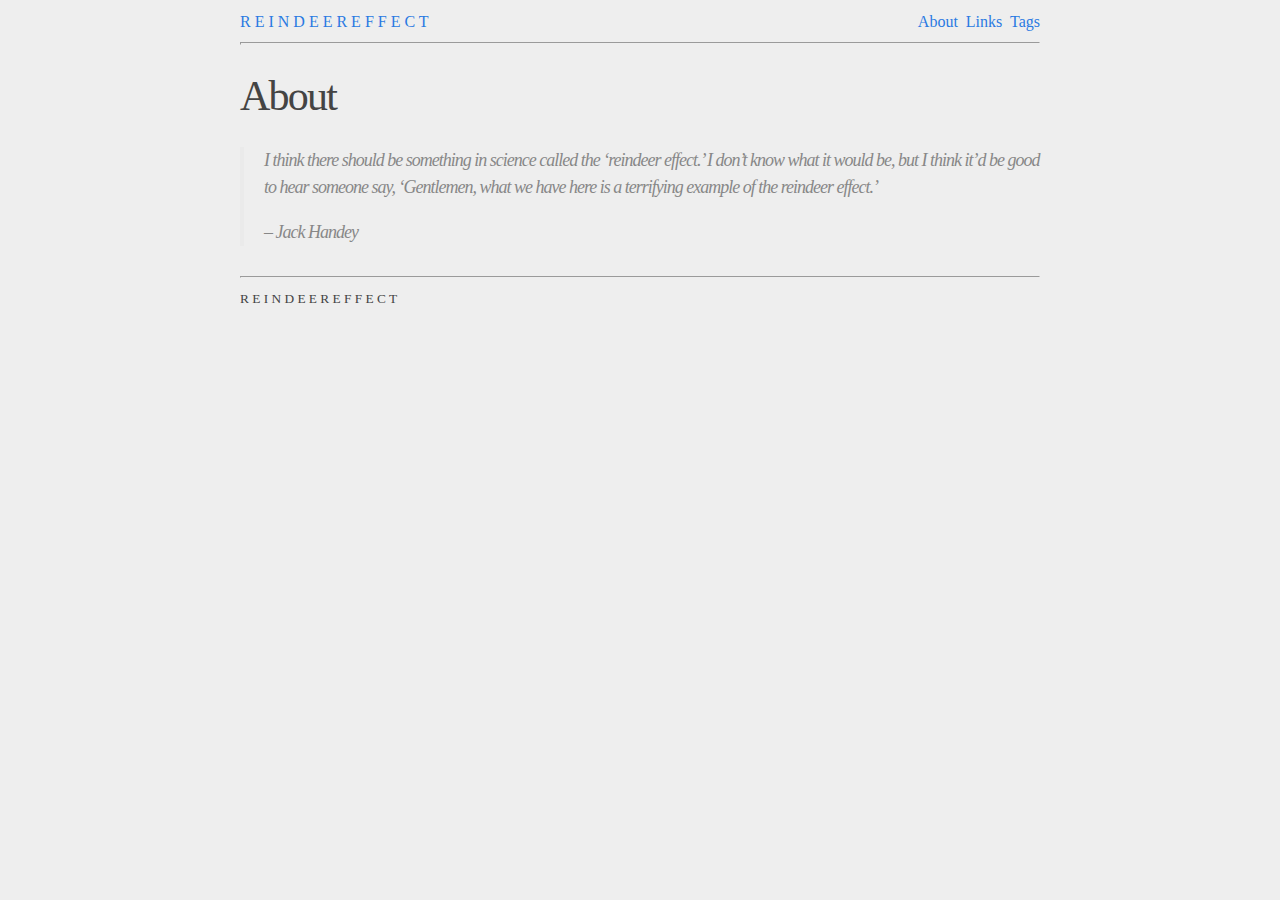
<file: about.html>
<?xml version="1.0" encoding="utf-8"?>
<!DOCTYPE html PUBLIC "-//W3C//DTD XHTML 1.0 Strict//EN"
"http://www.w3.org/TR/xhtml1/DTD/xhtml1-strict.dtd">
<html xmlns="http://www.w3.org/1999/xhtml" lang="en" xml:lang="en">
<head>
<!-- 2020-05-31 Sun 22:30 -->
<meta http-equiv="Content-Type" content="text/html;charset=utf-8" />
<meta name="viewport" content="width=device-width, initial-scale=1" />
<title>About</title>
<meta name="generator" content="Org mode" />
<meta name="author" content="Kevin M. Stout" />
<style type="text/css">
 <!--/*--><![CDATA[/*><!--*/
  .title  { text-align: center;
             margin-bottom: .2em; }
  .subtitle { text-align: center;
              font-size: medium;
              font-weight: bold;
              margin-top:0; }
  .todo   { font-family: monospace; color: red; }
  .done   { font-family: monospace; color: green; }
  .priority { font-family: monospace; color: orange; }
  .tag    { background-color: #eee; font-family: monospace;
            padding: 2px; font-size: 80%; font-weight: normal; }
  .timestamp { color: #bebebe; }
  .timestamp-kwd { color: #5f9ea0; }
  .org-right  { margin-left: auto; margin-right: 0px;  text-align: right; }
  .org-left   { margin-left: 0px;  margin-right: auto; text-align: left; }
  .org-center { margin-left: auto; margin-right: auto; text-align: center; }
  .underline { text-decoration: underline; }
  #postamble p, #preamble p { font-size: 90%; margin: .2em; }
  p.verse { margin-left: 3%; }
  pre {
    border: 1px solid #ccc;
    box-shadow: 3px 3px 3px #eee;
    padding: 8pt;
    font-family: monospace;
    overflow: auto;
    margin: 1.2em;
  }
  pre.src {
    position: relative;
    overflow: visible;
    padding-top: 1.2em;
  }
  pre.src:before {
    display: none;
    position: absolute;
    background-color: white;
    top: -10px;
    right: 10px;
    padding: 3px;
    border: 1px solid black;
  }
  pre.src:hover:before { display: inline;}
  /* Languages per Org manual */
  pre.src-asymptote:before { content: 'Asymptote'; }
  pre.src-awk:before { content: 'Awk'; }
  pre.src-C:before { content: 'C'; }
  /* pre.src-C++ doesn't work in CSS */
  pre.src-clojure:before { content: 'Clojure'; }
  pre.src-css:before { content: 'CSS'; }
  pre.src-D:before { content: 'D'; }
  pre.src-ditaa:before { content: 'ditaa'; }
  pre.src-dot:before { content: 'Graphviz'; }
  pre.src-calc:before { content: 'Emacs Calc'; }
  pre.src-emacs-lisp:before { content: 'Emacs Lisp'; }
  pre.src-fortran:before { content: 'Fortran'; }
  pre.src-gnuplot:before { content: 'gnuplot'; }
  pre.src-haskell:before { content: 'Haskell'; }
  pre.src-hledger:before { content: 'hledger'; }
  pre.src-java:before { content: 'Java'; }
  pre.src-js:before { content: 'Javascript'; }
  pre.src-latex:before { content: 'LaTeX'; }
  pre.src-ledger:before { content: 'Ledger'; }
  pre.src-lisp:before { content: 'Lisp'; }
  pre.src-lilypond:before { content: 'Lilypond'; }
  pre.src-lua:before { content: 'Lua'; }
  pre.src-matlab:before { content: 'MATLAB'; }
  pre.src-mscgen:before { content: 'Mscgen'; }
  pre.src-ocaml:before { content: 'Objective Caml'; }
  pre.src-octave:before { content: 'Octave'; }
  pre.src-org:before { content: 'Org mode'; }
  pre.src-oz:before { content: 'OZ'; }
  pre.src-plantuml:before { content: 'Plantuml'; }
  pre.src-processing:before { content: 'Processing.js'; }
  pre.src-python:before { content: 'Python'; }
  pre.src-R:before { content: 'R'; }
  pre.src-ruby:before { content: 'Ruby'; }
  pre.src-sass:before { content: 'Sass'; }
  pre.src-scheme:before { content: 'Scheme'; }
  pre.src-screen:before { content: 'Gnu Screen'; }
  pre.src-sed:before { content: 'Sed'; }
  pre.src-sh:before { content: 'shell'; }
  pre.src-sql:before { content: 'SQL'; }
  pre.src-sqlite:before { content: 'SQLite'; }
  /* additional languages in org.el's org-babel-load-languages alist */
  pre.src-forth:before { content: 'Forth'; }
  pre.src-io:before { content: 'IO'; }
  pre.src-J:before { content: 'J'; }
  pre.src-makefile:before { content: 'Makefile'; }
  pre.src-maxima:before { content: 'Maxima'; }
  pre.src-perl:before { content: 'Perl'; }
  pre.src-picolisp:before { content: 'Pico Lisp'; }
  pre.src-scala:before { content: 'Scala'; }
  pre.src-shell:before { content: 'Shell Script'; }
  pre.src-ebnf2ps:before { content: 'ebfn2ps'; }
  /* additional language identifiers per "defun org-babel-execute"
       in ob-*.el */
  pre.src-cpp:before  { content: 'C++'; }
  pre.src-abc:before  { content: 'ABC'; }
  pre.src-coq:before  { content: 'Coq'; }
  pre.src-groovy:before  { content: 'Groovy'; }
  /* additional language identifiers from org-babel-shell-names in
     ob-shell.el: ob-shell is the only babel language using a lambda to put
     the execution function name together. */
  pre.src-bash:before  { content: 'bash'; }
  pre.src-csh:before  { content: 'csh'; }
  pre.src-ash:before  { content: 'ash'; }
  pre.src-dash:before  { content: 'dash'; }
  pre.src-ksh:before  { content: 'ksh'; }
  pre.src-mksh:before  { content: 'mksh'; }
  pre.src-posh:before  { content: 'posh'; }
  /* Additional Emacs modes also supported by the LaTeX listings package */
  pre.src-ada:before { content: 'Ada'; }
  pre.src-asm:before { content: 'Assembler'; }
  pre.src-caml:before { content: 'Caml'; }
  pre.src-delphi:before { content: 'Delphi'; }
  pre.src-html:before { content: 'HTML'; }
  pre.src-idl:before { content: 'IDL'; }
  pre.src-mercury:before { content: 'Mercury'; }
  pre.src-metapost:before { content: 'MetaPost'; }
  pre.src-modula-2:before { content: 'Modula-2'; }
  pre.src-pascal:before { content: 'Pascal'; }
  pre.src-ps:before { content: 'PostScript'; }
  pre.src-prolog:before { content: 'Prolog'; }
  pre.src-simula:before { content: 'Simula'; }
  pre.src-tcl:before { content: 'tcl'; }
  pre.src-tex:before { content: 'TeX'; }
  pre.src-plain-tex:before { content: 'Plain TeX'; }
  pre.src-verilog:before { content: 'Verilog'; }
  pre.src-vhdl:before { content: 'VHDL'; }
  pre.src-xml:before { content: 'XML'; }
  pre.src-nxml:before { content: 'XML'; }
  /* add a generic configuration mode; LaTeX export needs an additional
     (add-to-list 'org-latex-listings-langs '(conf " ")) in .emacs */
  pre.src-conf:before { content: 'Configuration File'; }

  table { border-collapse:collapse; }
  caption.t-above { caption-side: top; }
  caption.t-bottom { caption-side: bottom; }
  td, th { vertical-align:top;  }
  th.org-right  { text-align: center;  }
  th.org-left   { text-align: center;   }
  th.org-center { text-align: center; }
  td.org-right  { text-align: right;  }
  td.org-left   { text-align: left;   }
  td.org-center { text-align: center; }
  dt { font-weight: bold; }
  .footpara { display: inline; }
  .footdef  { margin-bottom: 1em; }
  .figure { padding: 1em; }
  .figure p { text-align: center; }
  .inlinetask {
    padding: 10px;
    border: 2px solid gray;
    margin: 10px;
    background: #ffffcc;
  }
  #org-div-home-and-up
   { text-align: right; font-size: 70%; white-space: nowrap; }
  textarea { overflow-x: auto; }
  .linenr { font-size: smaller }
  .code-highlighted { background-color: #ffff00; }
  .org-info-js_info-navigation { border-style: none; }
  #org-info-js_console-label
    { font-size: 10px; font-weight: bold; white-space: nowrap; }
  .org-info-js_search-highlight
    { background-color: #ffff00; color: #000000; font-weight: bold; }
  .org-svg { width: 90%; }
  /*]]>*/-->
</style>
<link rel='stylesheet' type='text/css' href='/css/syntax.css'>
	 <link rel='stylesheet' type='text/css' href='/css/main.css'>
<script type="text/javascript">
/*
@licstart  The following is the entire license notice for the
JavaScript code in this tag.

Copyright (C) 2012-2018 Free Software Foundation, Inc.

The JavaScript code in this tag is free software: you can
redistribute it and/or modify it under the terms of the GNU
General Public License (GNU GPL) as published by the Free Software
Foundation, either version 3 of the License, or (at your option)
any later version.  The code is distributed WITHOUT ANY WARRANTY;
without even the implied warranty of MERCHANTABILITY or FITNESS
FOR A PARTICULAR PURPOSE.  See the GNU GPL for more details.

As additional permission under GNU GPL version 3 section 7, you
may distribute non-source (e.g., minimized or compacted) forms of
that code without the copy of the GNU GPL normally required by
section 4, provided you include this license notice and a URL
through which recipients can access the Corresponding Source.


@licend  The above is the entire license notice
for the JavaScript code in this tag.
*/
<!--/*--><![CDATA[/*><!--*/
 function CodeHighlightOn(elem, id)
 {
   var target = document.getElementById(id);
   if(null != target) {
     elem.cacheClassElem = elem.className;
     elem.cacheClassTarget = target.className;
     target.className = "code-highlighted";
     elem.className   = "code-highlighted";
   }
 }
 function CodeHighlightOff(elem, id)
 {
   var target = document.getElementById(id);
   if(elem.cacheClassElem)
     elem.className = elem.cacheClassElem;
   if(elem.cacheClassTarget)
     target.className = elem.cacheClassTarget;
 }
/*]]>*///-->
</script>
</head>
<body>
<div id="preamble" class="status">

<div class='site-header'>
  <a class='site-title' href='/'>R E I N D E E R E F F E C T</a>
  <div class='nav' style='float:right;'>
    <a class='page-link' href='/about.html'>About</a>&nbsp;
    <a class='page-link' href='/links.html'>Links</a>&nbsp;
    <a class='page-link' href='/tags.html'>Tags</a>
  </div>
  <hr style='height:0.5px'>
</div>
<div class='post-head'>
  <div class='post-pubdate'></div>
  <h1 class='title'>About</h1>
</div>
</div>
<div id="content">
<blockquote>
<p>
I think there should be something in science called the ‘reindeer effect.’ I don’t know what it would be, but I think it’d be good to hear someone say, ‘Gentlemen, what we have here is a terrifying example of the reindeer effect.’
</p>

<p>
– Jack Handey
</p>
</blockquote>
</div>
<div id="postamble" class="status">
<hr style='height:0.5px'>
<small>R E I N D E E R E F F E C T</small>
</div>
</body>
</html>
</file>
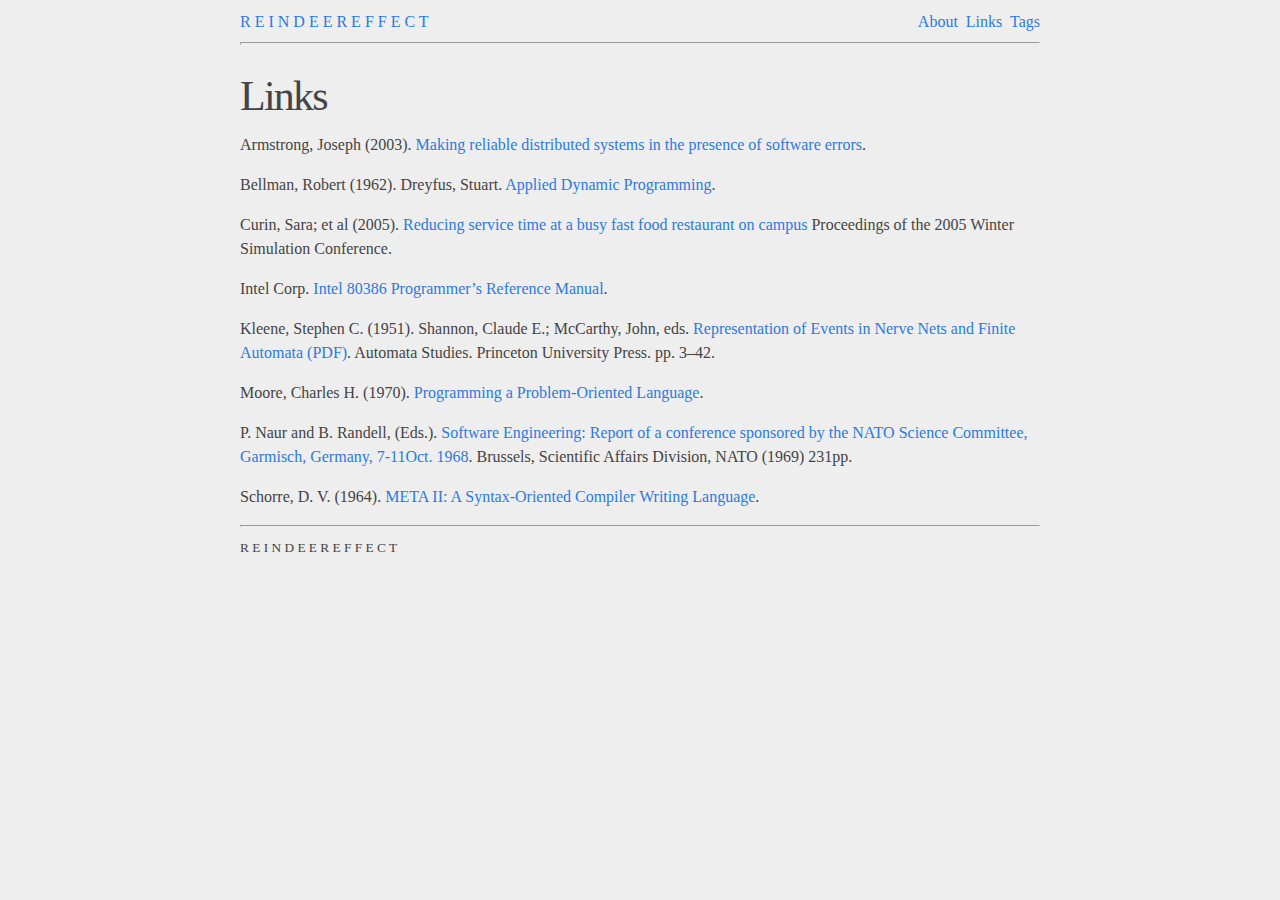
<file: links.html>
<?xml version="1.0" encoding="utf-8"?>
<!DOCTYPE html PUBLIC "-//W3C//DTD XHTML 1.0 Strict//EN"
"http://www.w3.org/TR/xhtml1/DTD/xhtml1-strict.dtd">
<html xmlns="http://www.w3.org/1999/xhtml" lang="en" xml:lang="en">
<head>
<!-- 2020-05-31 Sun 22:30 -->
<meta http-equiv="Content-Type" content="text/html;charset=utf-8" />
<meta name="viewport" content="width=device-width, initial-scale=1" />
<title>Links</title>
<meta name="generator" content="Org mode" />
<meta name="author" content="Kevin M. Stout" />
<style type="text/css">
 <!--/*--><![CDATA[/*><!--*/
  .title  { text-align: center;
             margin-bottom: .2em; }
  .subtitle { text-align: center;
              font-size: medium;
              font-weight: bold;
              margin-top:0; }
  .todo   { font-family: monospace; color: red; }
  .done   { font-family: monospace; color: green; }
  .priority { font-family: monospace; color: orange; }
  .tag    { background-color: #eee; font-family: monospace;
            padding: 2px; font-size: 80%; font-weight: normal; }
  .timestamp { color: #bebebe; }
  .timestamp-kwd { color: #5f9ea0; }
  .org-right  { margin-left: auto; margin-right: 0px;  text-align: right; }
  .org-left   { margin-left: 0px;  margin-right: auto; text-align: left; }
  .org-center { margin-left: auto; margin-right: auto; text-align: center; }
  .underline { text-decoration: underline; }
  #postamble p, #preamble p { font-size: 90%; margin: .2em; }
  p.verse { margin-left: 3%; }
  pre {
    border: 1px solid #ccc;
    box-shadow: 3px 3px 3px #eee;
    padding: 8pt;
    font-family: monospace;
    overflow: auto;
    margin: 1.2em;
  }
  pre.src {
    position: relative;
    overflow: visible;
    padding-top: 1.2em;
  }
  pre.src:before {
    display: none;
    position: absolute;
    background-color: white;
    top: -10px;
    right: 10px;
    padding: 3px;
    border: 1px solid black;
  }
  pre.src:hover:before { display: inline;}
  /* Languages per Org manual */
  pre.src-asymptote:before { content: 'Asymptote'; }
  pre.src-awk:before { content: 'Awk'; }
  pre.src-C:before { content: 'C'; }
  /* pre.src-C++ doesn't work in CSS */
  pre.src-clojure:before { content: 'Clojure'; }
  pre.src-css:before { content: 'CSS'; }
  pre.src-D:before { content: 'D'; }
  pre.src-ditaa:before { content: 'ditaa'; }
  pre.src-dot:before { content: 'Graphviz'; }
  pre.src-calc:before { content: 'Emacs Calc'; }
  pre.src-emacs-lisp:before { content: 'Emacs Lisp'; }
  pre.src-fortran:before { content: 'Fortran'; }
  pre.src-gnuplot:before { content: 'gnuplot'; }
  pre.src-haskell:before { content: 'Haskell'; }
  pre.src-hledger:before { content: 'hledger'; }
  pre.src-java:before { content: 'Java'; }
  pre.src-js:before { content: 'Javascript'; }
  pre.src-latex:before { content: 'LaTeX'; }
  pre.src-ledger:before { content: 'Ledger'; }
  pre.src-lisp:before { content: 'Lisp'; }
  pre.src-lilypond:before { content: 'Lilypond'; }
  pre.src-lua:before { content: 'Lua'; }
  pre.src-matlab:before { content: 'MATLAB'; }
  pre.src-mscgen:before { content: 'Mscgen'; }
  pre.src-ocaml:before { content: 'Objective Caml'; }
  pre.src-octave:before { content: 'Octave'; }
  pre.src-org:before { content: 'Org mode'; }
  pre.src-oz:before { content: 'OZ'; }
  pre.src-plantuml:before { content: 'Plantuml'; }
  pre.src-processing:before { content: 'Processing.js'; }
  pre.src-python:before { content: 'Python'; }
  pre.src-R:before { content: 'R'; }
  pre.src-ruby:before { content: 'Ruby'; }
  pre.src-sass:before { content: 'Sass'; }
  pre.src-scheme:before { content: 'Scheme'; }
  pre.src-screen:before { content: 'Gnu Screen'; }
  pre.src-sed:before { content: 'Sed'; }
  pre.src-sh:before { content: 'shell'; }
  pre.src-sql:before { content: 'SQL'; }
  pre.src-sqlite:before { content: 'SQLite'; }
  /* additional languages in org.el's org-babel-load-languages alist */
  pre.src-forth:before { content: 'Forth'; }
  pre.src-io:before { content: 'IO'; }
  pre.src-J:before { content: 'J'; }
  pre.src-makefile:before { content: 'Makefile'; }
  pre.src-maxima:before { content: 'Maxima'; }
  pre.src-perl:before { content: 'Perl'; }
  pre.src-picolisp:before { content: 'Pico Lisp'; }
  pre.src-scala:before { content: 'Scala'; }
  pre.src-shell:before { content: 'Shell Script'; }
  pre.src-ebnf2ps:before { content: 'ebfn2ps'; }
  /* additional language identifiers per "defun org-babel-execute"
       in ob-*.el */
  pre.src-cpp:before  { content: 'C++'; }
  pre.src-abc:before  { content: 'ABC'; }
  pre.src-coq:before  { content: 'Coq'; }
  pre.src-groovy:before  { content: 'Groovy'; }
  /* additional language identifiers from org-babel-shell-names in
     ob-shell.el: ob-shell is the only babel language using a lambda to put
     the execution function name together. */
  pre.src-bash:before  { content: 'bash'; }
  pre.src-csh:before  { content: 'csh'; }
  pre.src-ash:before  { content: 'ash'; }
  pre.src-dash:before  { content: 'dash'; }
  pre.src-ksh:before  { content: 'ksh'; }
  pre.src-mksh:before  { content: 'mksh'; }
  pre.src-posh:before  { content: 'posh'; }
  /* Additional Emacs modes also supported by the LaTeX listings package */
  pre.src-ada:before { content: 'Ada'; }
  pre.src-asm:before { content: 'Assembler'; }
  pre.src-caml:before { content: 'Caml'; }
  pre.src-delphi:before { content: 'Delphi'; }
  pre.src-html:before { content: 'HTML'; }
  pre.src-idl:before { content: 'IDL'; }
  pre.src-mercury:before { content: 'Mercury'; }
  pre.src-metapost:before { content: 'MetaPost'; }
  pre.src-modula-2:before { content: 'Modula-2'; }
  pre.src-pascal:before { content: 'Pascal'; }
  pre.src-ps:before { content: 'PostScript'; }
  pre.src-prolog:before { content: 'Prolog'; }
  pre.src-simula:before { content: 'Simula'; }
  pre.src-tcl:before { content: 'tcl'; }
  pre.src-tex:before { content: 'TeX'; }
  pre.src-plain-tex:before { content: 'Plain TeX'; }
  pre.src-verilog:before { content: 'Verilog'; }
  pre.src-vhdl:before { content: 'VHDL'; }
  pre.src-xml:before { content: 'XML'; }
  pre.src-nxml:before { content: 'XML'; }
  /* add a generic configuration mode; LaTeX export needs an additional
     (add-to-list 'org-latex-listings-langs '(conf " ")) in .emacs */
  pre.src-conf:before { content: 'Configuration File'; }

  table { border-collapse:collapse; }
  caption.t-above { caption-side: top; }
  caption.t-bottom { caption-side: bottom; }
  td, th { vertical-align:top;  }
  th.org-right  { text-align: center;  }
  th.org-left   { text-align: center;   }
  th.org-center { text-align: center; }
  td.org-right  { text-align: right;  }
  td.org-left   { text-align: left;   }
  td.org-center { text-align: center; }
  dt { font-weight: bold; }
  .footpara { display: inline; }
  .footdef  { margin-bottom: 1em; }
  .figure { padding: 1em; }
  .figure p { text-align: center; }
  .inlinetask {
    padding: 10px;
    border: 2px solid gray;
    margin: 10px;
    background: #ffffcc;
  }
  #org-div-home-and-up
   { text-align: right; font-size: 70%; white-space: nowrap; }
  textarea { overflow-x: auto; }
  .linenr { font-size: smaller }
  .code-highlighted { background-color: #ffff00; }
  .org-info-js_info-navigation { border-style: none; }
  #org-info-js_console-label
    { font-size: 10px; font-weight: bold; white-space: nowrap; }
  .org-info-js_search-highlight
    { background-color: #ffff00; color: #000000; font-weight: bold; }
  .org-svg { width: 90%; }
  /*]]>*/-->
</style>
<link rel='stylesheet' type='text/css' href='/css/syntax.css'>
	 <link rel='stylesheet' type='text/css' href='/css/main.css'>
<script type="text/javascript">
/*
@licstart  The following is the entire license notice for the
JavaScript code in this tag.

Copyright (C) 2012-2018 Free Software Foundation, Inc.

The JavaScript code in this tag is free software: you can
redistribute it and/or modify it under the terms of the GNU
General Public License (GNU GPL) as published by the Free Software
Foundation, either version 3 of the License, or (at your option)
any later version.  The code is distributed WITHOUT ANY WARRANTY;
without even the implied warranty of MERCHANTABILITY or FITNESS
FOR A PARTICULAR PURPOSE.  See the GNU GPL for more details.

As additional permission under GNU GPL version 3 section 7, you
may distribute non-source (e.g., minimized or compacted) forms of
that code without the copy of the GNU GPL normally required by
section 4, provided you include this license notice and a URL
through which recipients can access the Corresponding Source.


@licend  The above is the entire license notice
for the JavaScript code in this tag.
*/
<!--/*--><![CDATA[/*><!--*/
 function CodeHighlightOn(elem, id)
 {
   var target = document.getElementById(id);
   if(null != target) {
     elem.cacheClassElem = elem.className;
     elem.cacheClassTarget = target.className;
     target.className = "code-highlighted";
     elem.className   = "code-highlighted";
   }
 }
 function CodeHighlightOff(elem, id)
 {
   var target = document.getElementById(id);
   if(elem.cacheClassElem)
     elem.className = elem.cacheClassElem;
   if(elem.cacheClassTarget)
     target.className = elem.cacheClassTarget;
 }
/*]]>*///-->
</script>
</head>
<body>
<div id="preamble" class="status">

<div class='site-header'>
  <a class='site-title' href='/'>R E I N D E E R E F F E C T</a>
  <div class='nav' style='float:right;'>
    <a class='page-link' href='/about.html'>About</a>&nbsp;
    <a class='page-link' href='/links.html'>Links</a>&nbsp;
    <a class='page-link' href='/tags.html'>Tags</a>
  </div>
  <hr style='height:0.5px'>
</div>
<div class='post-head'>
  <div class='post-pubdate'></div>
  <h1 class='title'>Links</h1>
</div>
</div>
<div id="content">
<p>
Armstrong, Joseph (2003). 
<a href="http://erlang.org/download/armstrong_thesis_2003.pdf">Making reliable distributed systems in the presence of software errors</a>.
</p>

<p>
Bellman, Robert (1962). Dreyfus, Stuart. 
<a href="https://www.rand.org/content/dam/rand/pubs/reports/2006/R352.pdf">Applied Dynamic Programming</a>.
</p>

<p>
Curin, Sara; et al (2005). 
<a href="https://informs-sim.org/wsc05papers/331.pdf">Reducing service time at a busy fast food restaurant on campus</a>
Proceedings of the 2005 Winter Simulation Conference.
</p>

<p>
Intel Corp. 
<a href="https://web.archive.org/web/20010802190844/http://www7.informatik.uni-erlangen.de/~msdoerfe/embedded/386html/toc.htm">Intel 80386 Programmer&rsquo;s Reference Manual</a>.
</p>

<p>
Kleene, Stephen C. (1951). Shannon, Claude E.; McCarthy, John, eds. 
<a href="https://www.rand.org/content/dam/rand/pubs/research_memoranda/2008/RM704.pdf">Representation of Events in Nerve Nets and Finite Automata (PDF)</a>. 
Automata Studies. Princeton University Press. pp. 3–42.
</p>

<p>
Moore, Charles H. (1970). 
<a href="http://www.forth.org/POL.pdf">Programming a Problem-Oriented Language</a>.
</p>

<p>
P. Naur and B. Randell, (Eds.).
<a href="http://homepages.cs.ncl.ac.uk/brian.randell/NATO/nato1968.PDF">Software Engineering: Report of a conference sponsored by the NATO Science Committee, Garmisch, Germany, 7-11Oct. 1968</a>.
Brussels, Scientific Affairs Division, NATO (1969) 231pp.
</p>

<p>
Schorre, D. V. (1964). 
<a href="http://www.ibm-1401.info/Meta-II-schorre.pdf">META II: A Syntax-Oriented Compiler Writing Language</a>.
</p>
</div>
<div id="postamble" class="status">
<hr style='height:0.5px'>
<small>R E I N D E E R E F F E C T</small>
</div>
</body>
</html>
</file>
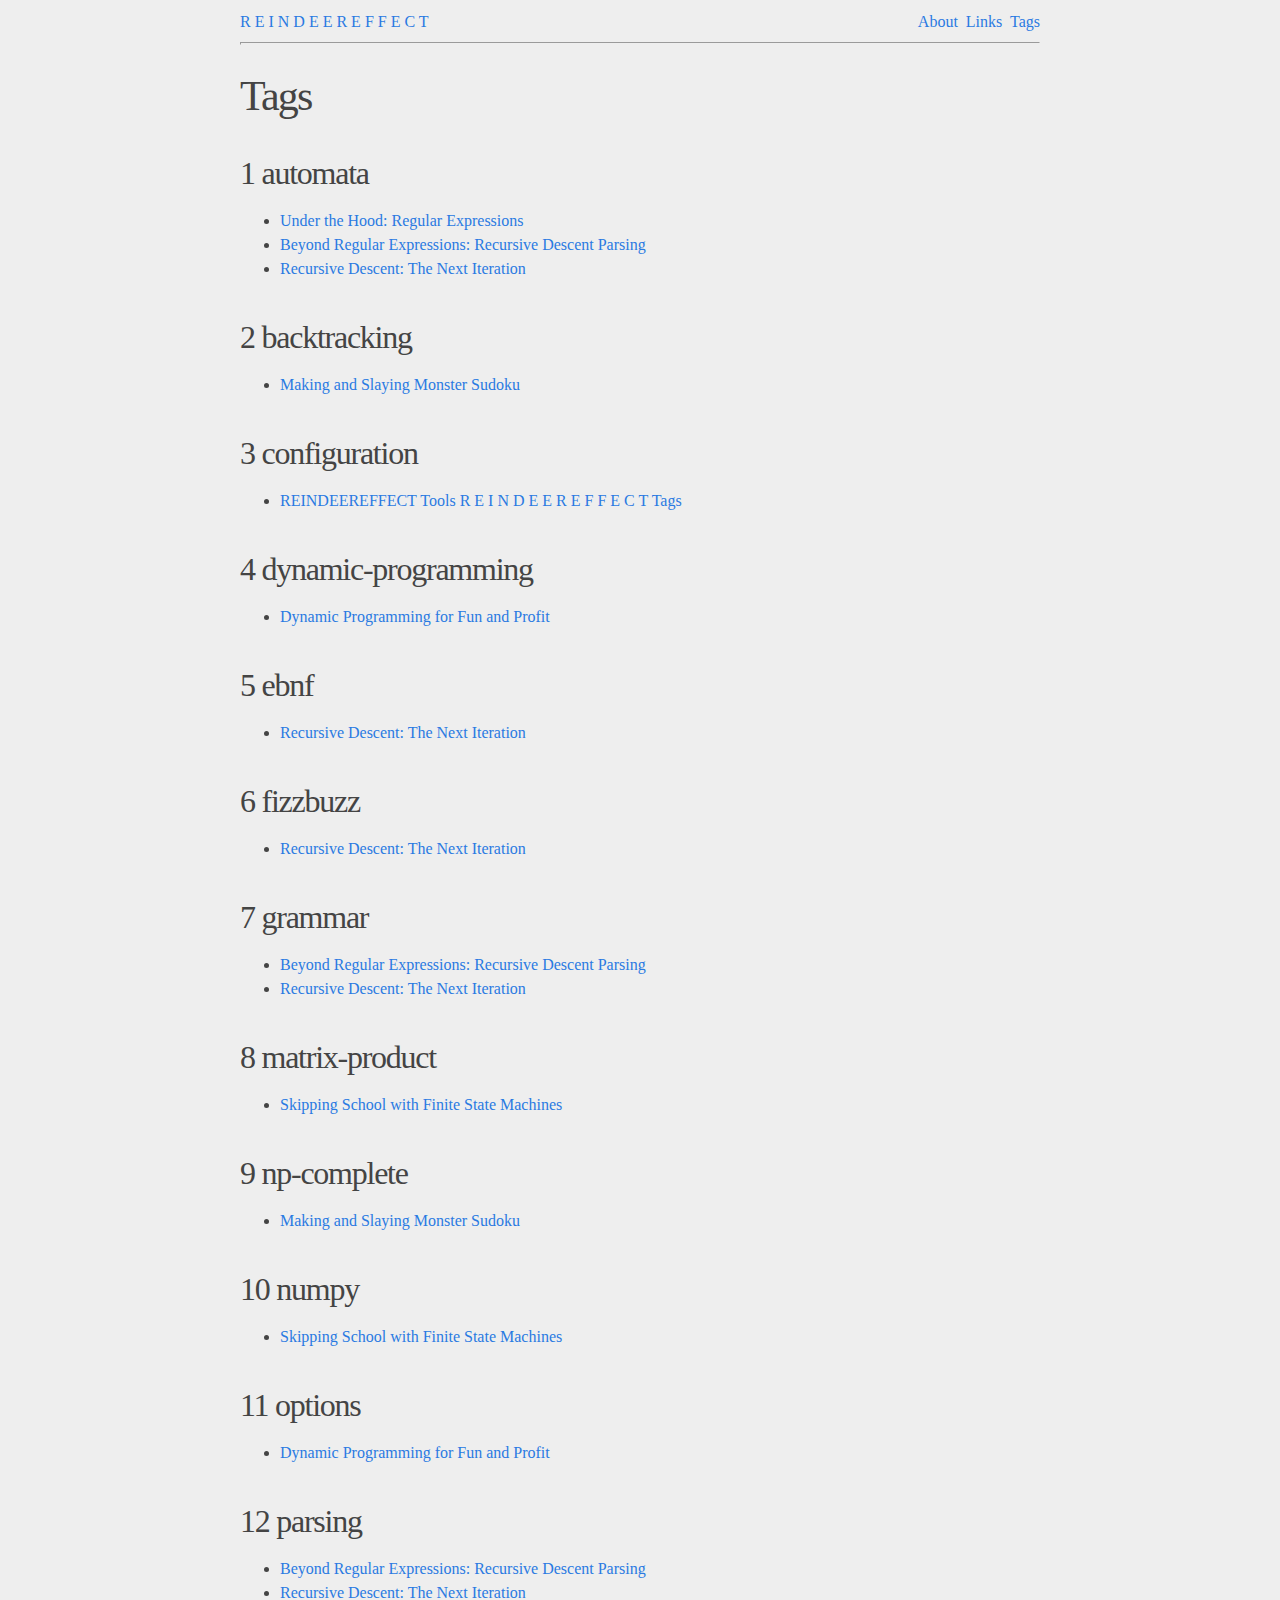
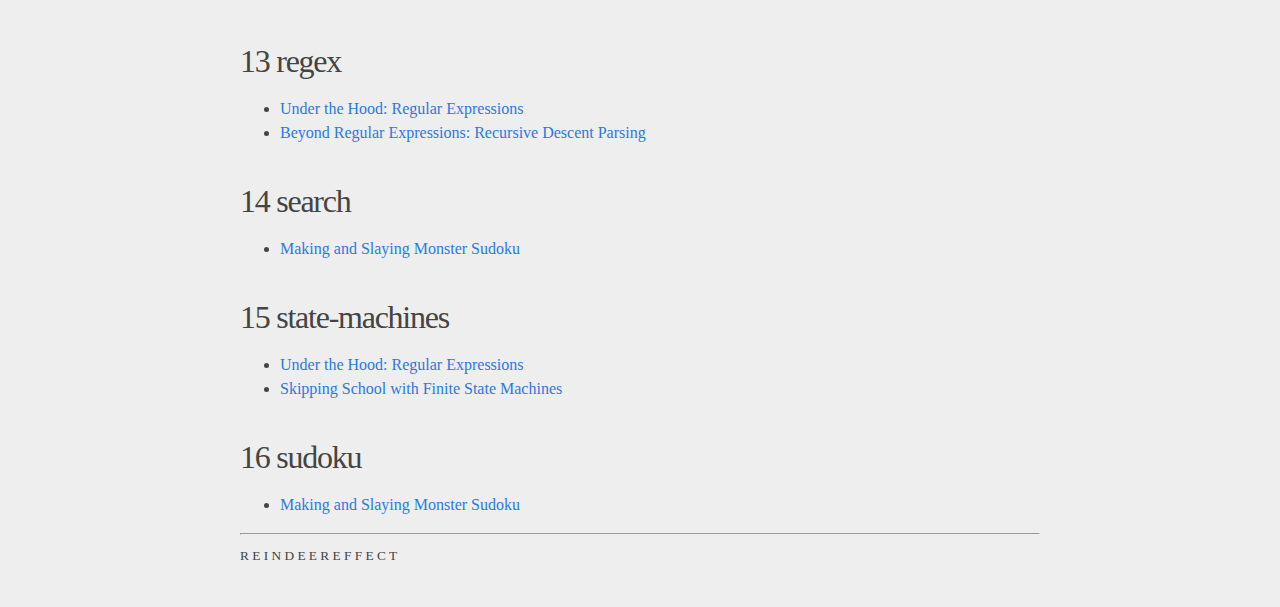
<file: tags.html>
<?xml version="1.0" encoding="utf-8"?>
<!DOCTYPE html PUBLIC "-//W3C//DTD XHTML 1.0 Strict//EN"
"http://www.w3.org/TR/xhtml1/DTD/xhtml1-strict.dtd">
<html xmlns="http://www.w3.org/1999/xhtml" lang="en" xml:lang="en">
<head>
<!-- 2020-05-31 Sun 22:30 -->
<meta http-equiv="Content-Type" content="text/html;charset=utf-8" />
<meta name="viewport" content="width=device-width, initial-scale=1" />
<title>Tags</title>
<meta name="generator" content="Org mode" />
<meta name="author" content="Kevin M. Stout" />
<style type="text/css">
 <!--/*--><![CDATA[/*><!--*/
  .title  { text-align: center;
             margin-bottom: .2em; }
  .subtitle { text-align: center;
              font-size: medium;
              font-weight: bold;
              margin-top:0; }
  .todo   { font-family: monospace; color: red; }
  .done   { font-family: monospace; color: green; }
  .priority { font-family: monospace; color: orange; }
  .tag    { background-color: #eee; font-family: monospace;
            padding: 2px; font-size: 80%; font-weight: normal; }
  .timestamp { color: #bebebe; }
  .timestamp-kwd { color: #5f9ea0; }
  .org-right  { margin-left: auto; margin-right: 0px;  text-align: right; }
  .org-left   { margin-left: 0px;  margin-right: auto; text-align: left; }
  .org-center { margin-left: auto; margin-right: auto; text-align: center; }
  .underline { text-decoration: underline; }
  #postamble p, #preamble p { font-size: 90%; margin: .2em; }
  p.verse { margin-left: 3%; }
  pre {
    border: 1px solid #ccc;
    box-shadow: 3px 3px 3px #eee;
    padding: 8pt;
    font-family: monospace;
    overflow: auto;
    margin: 1.2em;
  }
  pre.src {
    position: relative;
    overflow: visible;
    padding-top: 1.2em;
  }
  pre.src:before {
    display: none;
    position: absolute;
    background-color: white;
    top: -10px;
    right: 10px;
    padding: 3px;
    border: 1px solid black;
  }
  pre.src:hover:before { display: inline;}
  /* Languages per Org manual */
  pre.src-asymptote:before { content: 'Asymptote'; }
  pre.src-awk:before { content: 'Awk'; }
  pre.src-C:before { content: 'C'; }
  /* pre.src-C++ doesn't work in CSS */
  pre.src-clojure:before { content: 'Clojure'; }
  pre.src-css:before { content: 'CSS'; }
  pre.src-D:before { content: 'D'; }
  pre.src-ditaa:before { content: 'ditaa'; }
  pre.src-dot:before { content: 'Graphviz'; }
  pre.src-calc:before { content: 'Emacs Calc'; }
  pre.src-emacs-lisp:before { content: 'Emacs Lisp'; }
  pre.src-fortran:before { content: 'Fortran'; }
  pre.src-gnuplot:before { content: 'gnuplot'; }
  pre.src-haskell:before { content: 'Haskell'; }
  pre.src-hledger:before { content: 'hledger'; }
  pre.src-java:before { content: 'Java'; }
  pre.src-js:before { content: 'Javascript'; }
  pre.src-latex:before { content: 'LaTeX'; }
  pre.src-ledger:before { content: 'Ledger'; }
  pre.src-lisp:before { content: 'Lisp'; }
  pre.src-lilypond:before { content: 'Lilypond'; }
  pre.src-lua:before { content: 'Lua'; }
  pre.src-matlab:before { content: 'MATLAB'; }
  pre.src-mscgen:before { content: 'Mscgen'; }
  pre.src-ocaml:before { content: 'Objective Caml'; }
  pre.src-octave:before { content: 'Octave'; }
  pre.src-org:before { content: 'Org mode'; }
  pre.src-oz:before { content: 'OZ'; }
  pre.src-plantuml:before { content: 'Plantuml'; }
  pre.src-processing:before { content: 'Processing.js'; }
  pre.src-python:before { content: 'Python'; }
  pre.src-R:before { content: 'R'; }
  pre.src-ruby:before { content: 'Ruby'; }
  pre.src-sass:before { content: 'Sass'; }
  pre.src-scheme:before { content: 'Scheme'; }
  pre.src-screen:before { content: 'Gnu Screen'; }
  pre.src-sed:before { content: 'Sed'; }
  pre.src-sh:before { content: 'shell'; }
  pre.src-sql:before { content: 'SQL'; }
  pre.src-sqlite:before { content: 'SQLite'; }
  /* additional languages in org.el's org-babel-load-languages alist */
  pre.src-forth:before { content: 'Forth'; }
  pre.src-io:before { content: 'IO'; }
  pre.src-J:before { content: 'J'; }
  pre.src-makefile:before { content: 'Makefile'; }
  pre.src-maxima:before { content: 'Maxima'; }
  pre.src-perl:before { content: 'Perl'; }
  pre.src-picolisp:before { content: 'Pico Lisp'; }
  pre.src-scala:before { content: 'Scala'; }
  pre.src-shell:before { content: 'Shell Script'; }
  pre.src-ebnf2ps:before { content: 'ebfn2ps'; }
  /* additional language identifiers per "defun org-babel-execute"
       in ob-*.el */
  pre.src-cpp:before  { content: 'C++'; }
  pre.src-abc:before  { content: 'ABC'; }
  pre.src-coq:before  { content: 'Coq'; }
  pre.src-groovy:before  { content: 'Groovy'; }
  /* additional language identifiers from org-babel-shell-names in
     ob-shell.el: ob-shell is the only babel language using a lambda to put
     the execution function name together. */
  pre.src-bash:before  { content: 'bash'; }
  pre.src-csh:before  { content: 'csh'; }
  pre.src-ash:before  { content: 'ash'; }
  pre.src-dash:before  { content: 'dash'; }
  pre.src-ksh:before  { content: 'ksh'; }
  pre.src-mksh:before  { content: 'mksh'; }
  pre.src-posh:before  { content: 'posh'; }
  /* Additional Emacs modes also supported by the LaTeX listings package */
  pre.src-ada:before { content: 'Ada'; }
  pre.src-asm:before { content: 'Assembler'; }
  pre.src-caml:before { content: 'Caml'; }
  pre.src-delphi:before { content: 'Delphi'; }
  pre.src-html:before { content: 'HTML'; }
  pre.src-idl:before { content: 'IDL'; }
  pre.src-mercury:before { content: 'Mercury'; }
  pre.src-metapost:before { content: 'MetaPost'; }
  pre.src-modula-2:before { content: 'Modula-2'; }
  pre.src-pascal:before { content: 'Pascal'; }
  pre.src-ps:before { content: 'PostScript'; }
  pre.src-prolog:before { content: 'Prolog'; }
  pre.src-simula:before { content: 'Simula'; }
  pre.src-tcl:before { content: 'tcl'; }
  pre.src-tex:before { content: 'TeX'; }
  pre.src-plain-tex:before { content: 'Plain TeX'; }
  pre.src-verilog:before { content: 'Verilog'; }
  pre.src-vhdl:before { content: 'VHDL'; }
  pre.src-xml:before { content: 'XML'; }
  pre.src-nxml:before { content: 'XML'; }
  /* add a generic configuration mode; LaTeX export needs an additional
     (add-to-list 'org-latex-listings-langs '(conf " ")) in .emacs */
  pre.src-conf:before { content: 'Configuration File'; }

  table { border-collapse:collapse; }
  caption.t-above { caption-side: top; }
  caption.t-bottom { caption-side: bottom; }
  td, th { vertical-align:top;  }
  th.org-right  { text-align: center;  }
  th.org-left   { text-align: center;   }
  th.org-center { text-align: center; }
  td.org-right  { text-align: right;  }
  td.org-left   { text-align: left;   }
  td.org-center { text-align: center; }
  dt { font-weight: bold; }
  .footpara { display: inline; }
  .footdef  { margin-bottom: 1em; }
  .figure { padding: 1em; }
  .figure p { text-align: center; }
  .inlinetask {
    padding: 10px;
    border: 2px solid gray;
    margin: 10px;
    background: #ffffcc;
  }
  #org-div-home-and-up
   { text-align: right; font-size: 70%; white-space: nowrap; }
  textarea { overflow-x: auto; }
  .linenr { font-size: smaller }
  .code-highlighted { background-color: #ffff00; }
  .org-info-js_info-navigation { border-style: none; }
  #org-info-js_console-label
    { font-size: 10px; font-weight: bold; white-space: nowrap; }
  .org-info-js_search-highlight
    { background-color: #ffff00; color: #000000; font-weight: bold; }
  .org-svg { width: 90%; }
  /*]]>*/-->
</style>
<link rel='stylesheet' type='text/css' href='/css/syntax.css'>
	 <link rel='stylesheet' type='text/css' href='/css/main.css'>
<script type="text/javascript">
/*
@licstart  The following is the entire license notice for the
JavaScript code in this tag.

Copyright (C) 2012-2018 Free Software Foundation, Inc.

The JavaScript code in this tag is free software: you can
redistribute it and/or modify it under the terms of the GNU
General Public License (GNU GPL) as published by the Free Software
Foundation, either version 3 of the License, or (at your option)
any later version.  The code is distributed WITHOUT ANY WARRANTY;
without even the implied warranty of MERCHANTABILITY or FITNESS
FOR A PARTICULAR PURPOSE.  See the GNU GPL for more details.

As additional permission under GNU GPL version 3 section 7, you
may distribute non-source (e.g., minimized or compacted) forms of
that code without the copy of the GNU GPL normally required by
section 4, provided you include this license notice and a URL
through which recipients can access the Corresponding Source.


@licend  The above is the entire license notice
for the JavaScript code in this tag.
*/
<!--/*--><![CDATA[/*><!--*/
 function CodeHighlightOn(elem, id)
 {
   var target = document.getElementById(id);
   if(null != target) {
     elem.cacheClassElem = elem.className;
     elem.cacheClassTarget = target.className;
     target.className = "code-highlighted";
     elem.className   = "code-highlighted";
   }
 }
 function CodeHighlightOff(elem, id)
 {
   var target = document.getElementById(id);
   if(elem.cacheClassElem)
     elem.className = elem.cacheClassElem;
   if(elem.cacheClassTarget)
     target.className = elem.cacheClassTarget;
 }
/*]]>*///-->
</script>
</head>
<body>
<div id="preamble" class="status">

<div class='site-header'>
  <a class='site-title' href='/'>R E I N D E E R E F F E C T</a>
  <div class='nav' style='float:right;'>
    <a class='page-link' href='/about.html'>About</a>&nbsp;
    <a class='page-link' href='/links.html'>Links</a>&nbsp;
    <a class='page-link' href='/tags.html'>Tags</a>
  </div>
  <hr style='height:0.5px'>
</div>
<div class='post-head'>
  <div class='post-pubdate'></div>
  <h1 class='title'>Tags</h1>
</div>
</div>
<div id="content">

<div id="outline-container-org609fb49" class="outline-2">
<h2 id="org609fb49"><span class="section-number-2">1</span> automata</h2>
<div class="outline-text-2" id="text-1">
<ul class="org-ul">
<li><a href="./2018/06/24/index.html">Under the Hood: Regular Expressions</a></li>
<li><a href="./2018/12/08/index.html">Beyond Regular Expressions: Recursive Descent Parsing</a></li>
<li><a href="./2019/01/16/index.html">Recursive Descent: The Next Iteration</a></li>
</ul>
</div>
</div>

<div id="outline-container-org386588c" class="outline-2">
<h2 id="org386588c"><span class="section-number-2">2</span> backtracking</h2>
<div class="outline-text-2" id="text-2">
<ul class="org-ul">
<li><a href="./2020/05/05/index.html">Making and Slaying Monster Sudoku</a></li>
</ul>
</div>
</div>

<div id="outline-container-org24e92cd" class="outline-2">
<h2 id="org24e92cd"><span class="section-number-2">3</span> configuration</h2>
<div class="outline-text-2" id="text-3">
<ul class="org-ul">
<li><a href="./re.html">REINDEEREFFECT Tools R E I N D E E R E F F E C T Tags</a></li>
</ul>
</div>
</div>

<div id="outline-container-org6ba2d43" class="outline-2">
<h2 id="org6ba2d43"><span class="section-number-2">4</span> dynamic-programming</h2>
<div class="outline-text-2" id="text-4">
<ul class="org-ul">
<li><a href="./2018/03/08/index.html">Dynamic Programming for Fun and Profit</a></li>
</ul>
</div>
</div>

<div id="outline-container-orgcdd8d83" class="outline-2">
<h2 id="orgcdd8d83"><span class="section-number-2">5</span> ebnf</h2>
<div class="outline-text-2" id="text-5">
<ul class="org-ul">
<li><a href="./2019/01/16/index.html">Recursive Descent: The Next Iteration</a></li>
</ul>
</div>
</div>

<div id="outline-container-org0ba65ed" class="outline-2">
<h2 id="org0ba65ed"><span class="section-number-2">6</span> fizzbuzz</h2>
<div class="outline-text-2" id="text-6">
<ul class="org-ul">
<li><a href="./2019/01/16/index.html">Recursive Descent: The Next Iteration</a></li>
</ul>
</div>
</div>

<div id="outline-container-org0a64b2f" class="outline-2">
<h2 id="org0a64b2f"><span class="section-number-2">7</span> grammar</h2>
<div class="outline-text-2" id="text-7">
<ul class="org-ul">
<li><a href="./2018/12/08/index.html">Beyond Regular Expressions: Recursive Descent Parsing</a></li>
<li><a href="./2019/01/16/index.html">Recursive Descent: The Next Iteration</a></li>
</ul>
</div>
</div>

<div id="outline-container-orgb947d2c" class="outline-2">
<h2 id="orgb947d2c"><span class="section-number-2">8</span> matrix-product</h2>
<div class="outline-text-2" id="text-8">
<ul class="org-ul">
<li><a href="./2018/01/20/index.html">Skipping School with Finite State Machines</a></li>
</ul>
</div>
</div>

<div id="outline-container-orgbce9383" class="outline-2">
<h2 id="orgbce9383"><span class="section-number-2">9</span> np-complete</h2>
<div class="outline-text-2" id="text-9">
<ul class="org-ul">
<li><a href="./2020/05/05/index.html">Making and Slaying Monster Sudoku</a></li>
</ul>
</div>
</div>

<div id="outline-container-orgfede806" class="outline-2">
<h2 id="orgfede806"><span class="section-number-2">10</span> numpy</h2>
<div class="outline-text-2" id="text-10">
<ul class="org-ul">
<li><a href="./2018/01/20/index.html">Skipping School with Finite State Machines</a></li>
</ul>
</div>
</div>

<div id="outline-container-orgffa4923" class="outline-2">
<h2 id="orgffa4923"><span class="section-number-2">11</span> options</h2>
<div class="outline-text-2" id="text-11">
<ul class="org-ul">
<li><a href="./2018/03/08/index.html">Dynamic Programming for Fun and Profit</a></li>
</ul>
</div>
</div>

<div id="outline-container-org015fe6f" class="outline-2">
<h2 id="org015fe6f"><span class="section-number-2">12</span> parsing</h2>
<div class="outline-text-2" id="text-12">
<ul class="org-ul">
<li><a href="./2018/12/08/index.html">Beyond Regular Expressions: Recursive Descent Parsing</a></li>
<li><a href="./2019/01/16/index.html">Recursive Descent: The Next Iteration</a></li>
</ul>
</div>
</div>

<div id="outline-container-org935ba0c" class="outline-2">
<h2 id="org935ba0c"><span class="section-number-2">13</span> regex</h2>
<div class="outline-text-2" id="text-13">
<ul class="org-ul">
<li><a href="./2018/06/24/index.html">Under the Hood: Regular Expressions</a></li>
<li><a href="./2018/12/08/index.html">Beyond Regular Expressions: Recursive Descent Parsing</a></li>
</ul>
</div>
</div>

<div id="outline-container-org8eb4aa1" class="outline-2">
<h2 id="org8eb4aa1"><span class="section-number-2">14</span> search</h2>
<div class="outline-text-2" id="text-14">
<ul class="org-ul">
<li><a href="./2020/05/05/index.html">Making and Slaying Monster Sudoku</a></li>
</ul>
</div>
</div>

<div id="outline-container-org94ad84b" class="outline-2">
<h2 id="org94ad84b"><span class="section-number-2">15</span> state-machines</h2>
<div class="outline-text-2" id="text-15">
<ul class="org-ul">
<li><a href="./2018/06/24/index.html">Under the Hood: Regular Expressions</a></li>
<li><a href="./2018/01/20/index.html">Skipping School with Finite State Machines</a></li>
</ul>
</div>
</div>

<div id="outline-container-org0771b88" class="outline-2">
<h2 id="org0771b88"><span class="section-number-2">16</span> sudoku</h2>
<div class="outline-text-2" id="text-16">
<ul class="org-ul">
<li><a href="./2020/05/05/index.html">Making and Slaying Monster Sudoku</a></li>
</ul>
</div>
</div>
</div>
<div id="postamble" class="status">
<hr style='height:0.5px'>
<small>R E I N D E E R E F F E C T</small>
</div>
</body>
</html>
</file>
<file: css/syntax.css>
body {
    color: #383a42;
    background-color: #fafafa;
}
.org-bold {
    /* bold */
    font-weight: bold;
}
.org-bold-italic {
    /* bold-italic */
    font-weight: bold;
    font-style: italic;
}
.org-border {
}
.org-buffer-menu-buffer {
    /* buffer-menu-buffer */
    font-weight: bold;
}
.org-builtin {
    /* font-lock-builtin-face */
    color: #e44649;
}
.org-button {
    /* button */
    color: #3a5fcd;
    text-decoration: underline;
}
.org-c-annotation {
    /* c-annotation-face */
    color: #008b8b;
}
.org-calendar-month-header {
    /* calendar-month-header */
    color: #0184bc;
}
.org-calendar-today {
    /* calendar-today */
    text-decoration: underline;
}
.org-calendar-weekday-header {
    /* calendar-weekday-header */
    color: #008b8b;
}
.org-calendar-weekend-header {
    /* calendar-weekend-header */
    color: #a0a1a7;
}
.org-comint-highlight-input {
    /* comint-highlight-input */
    font-weight: bold;
}
.org-comint-highlight-prompt {
    /* comint-highlight-prompt */
    color: #0184bc;
    font-weight: bold;
}
.org-comment {
    /* font-lock-comment-face */
    color: #a0a1a7;
}
.org-comment-delimiter {
    /* font-lock-comment-delimiter-face */
    color: #a0a1a7;
    font-weight: bold;
}
.org-compilation-column-number {
    /* compilation-column-number */
    color: #50a14f;
    font-style: italic;
}
.org-compilation-error {
    /* compilation-error */
    color: #ff0000;
    font-weight: bold;
}
.org-compilation-info {
    /* compilation-info */
    color: #228b22;
    font-weight: bold;
}
.org-compilation-line-number {
    /* compilation-line-number */
    color: #a626a4;
}
.org-compilation-mode-line-exit {
    /* compilation-mode-line-exit */
    color: #228b22;
    font-weight: bold;
}
.org-compilation-mode-line-fail {
    /* compilation-mode-line-fail */
    color: #ff0000;
    font-weight: bold;
}
.org-compilation-mode-line-run {
    /* compilation-mode-line-run */
    color: #ff8c00;
    font-weight: bold;
}
.org-compilation-warning {
    /* compilation-warning */
    color: #ff8c00;
    font-weight: bold;
}
.org-completions-annotations {
    /* completions-annotations */
    font-style: italic;
}
.org-completions-common-part {
}
.org-completions-first-difference {
    /* completions-first-difference */
    font-weight: bold;
}
.org-constant {
    /* font-lock-constant-face */
    color: #008b8b;
}
.org-css-property {
    /* css-property */
    color: #a626a4;
}
.org-css-selector {
    /* css-selector */
    color: #0184bc;
}
.org-cua-global-mark {
    /* cua-global-mark */
    color: #000000;
    background-color: #ffff00;
}
.org-cua-rectangle {
    /* cua-rectangle */
    color: #ffffff;
    background-color: #b03060;
}
.org-cua-rectangle-noselect {
    /* cua-rectangle-noselect */
    color: #ffffff;
    background-color: #696969;
}
.org-cursor {
    /* cursor */
    background-color: #000000;
}
.org-custom-button {
    /* custom-button */
    color: #000000;
    background-color: #d3d3d3;
}
.org-custom-button-mouse {
    /* custom-button-mouse */
    color: #000000;
    background-color: #e5e5e5;
}
.org-custom-button-pressed {
    /* custom-button-pressed */
    color: #000000;
    background-color: #d3d3d3;
}
.org-custom-button-pressed-unraised {
    /* custom-button-pressed-unraised */
    color: #8b008b;
    text-decoration: underline;
}
.org-custom-button-unraised {
    /* custom-button-unraised */
    text-decoration: underline;
}
.org-custom-changed {
    /* custom-changed */
    color: #ffffff;
    background-color: #0000ff;
}
.org-custom-comment {
    /* custom-comment */
    background-color: #d9d9d9;
}
.org-custom-comment-tag {
    /* custom-comment-tag */
    color: #00008b;
}
.org-custom-documentation {
}
.org-custom-face-tag {
    /* custom-face-tag */
    color: #0000ff;
    font-weight: bold;
}
.org-custom-group-subtitle {
    /* custom-group-subtitle */
    font-weight: bold;
}
.org-custom-group-tag {
    /* custom-group-tag */
    color: #0000ff;
    font-size: 120%;
    font-weight: bold;
}
.org-custom-group-tag-1 {
    /* custom-group-tag-1 */
    color: #ff0000;
    font-size: 120%;
    font-weight: bold;
}
.org-custom-invalid {
    /* custom-invalid */
    color: #ffff00;
    background-color: #ff0000;
}
.org-custom-link {
    /* custom-link */
    color: #3a5fcd;
    text-decoration: underline;
}
.org-custom-modified {
    /* custom-modified */
    color: #ffffff;
    background-color: #0000ff;
}
.org-custom-rogue {
    /* custom-rogue */
    color: #ffc0cb;
    background-color: #000000;
}
.org-custom-saved {
    /* custom-saved */
    text-decoration: underline;
}
.org-custom-set {
    /* custom-set */
    color: #0000ff;
    background-color: #ffffff;
}
.org-custom-state {
    /* custom-state */
    color: #006400;
}
.org-custom-themed {
    /* custom-themed */
    color: #ffffff;
    background-color: #0000ff;
}
.org-custom-variable-button {
    /* custom-variable-button */
    font-weight: bold;
    text-decoration: underline;
}
.org-custom-variable-tag {
    /* custom-variable-tag */
    color: #0000ff;
    font-weight: bold;
}
.org-custom-visibility {
    /* custom-visibility */
    color: #3a5fcd;
    font-size: 80%;
    text-decoration: underline;
}
.org-diary {
    /* diary */
    color: #ff0000;
}
.org-diff-added {
    /* diff-added */
    background-color: #90ee90;
}
.org-diff-changed {
    /* diff-changed */
    background-color: #b0c4de;
}
.org-diff-context {
    /* diff-context */
    color: #333333;
}
.org-diff-file-header {
    /* diff-file-header */
    background-color: #b3b3b3;
    font-weight: bold;
}
.org-diff-function {
    /* diff-function */
    background-color: #cccccc;
}
.org-diff-header {
    /* diff-header */
    background-color: #cccccc;
}
.org-diff-hunk-header {
    /* diff-hunk-header */
    background-color: #cccccc;
}
.org-diff-index {
    /* diff-index */
    background-color: #b3b3b3;
    font-weight: bold;
}
.org-diff-indicator-added {
    /* diff-indicator-added */
    font-weight: bold;
}
.org-diff-indicator-changed {
    /* diff-indicator-changed */
    font-weight: bold;
}
.org-diff-indicator-removed {
    /* diff-indicator-removed */
    font-weight: bold;
}
.org-diff-nonexistent {
    /* diff-nonexistent */
    background-color: #b3b3b3;
    font-weight: bold;
}
.org-diff-refine-added {
    /* diff-refine-added */
    background-color: #aaffaa;
}
.org-diff-refine-changed {
    /* diff-refine-changed */
    background-color: #ffff55;
}
.org-diff-refine-removed {
    /* diff-refine-removed */
    background-color: #ffbbbb;
}
.org-diff-removed {
    /* diff-removed */
    background-color: #f4a460;
}
.org-dired-directory {
    /* dired-directory */
    color: #0184bc;
    font-weight: bold;
}
.org-dired-flagged {
    /* dired-flagged */
    color: #ff0000;
    font-weight: bold;
}
.org-dired-header {
    /* dired-header */
    color: #c18401;
}
.org-dired-ignored {
    /* dired-ignored */
    color: #7f7f7f;
}
.org-dired-mark {
    /* dired-mark */
    color: #008b8b;
}
.org-dired-marked {
    /* dired-marked */
    color: #ff8c00;
    font-weight: bold;
}
.org-dired-perm-write {
    /* dired-perm-write */
    color: #a0a1a7;
    font-weight: bold;
}
.org-dired-symlink {
    /* dired-symlink */
    color: #a626a4;
}
.org-dired-warning {
    /* dired-warning */
    color: #ff0000;
    font-weight: bold;
}
.org-doc {
    /* font-lock-doc-face */
    color: #50a14f;
    font-style: italic;
}
.org-eldoc-highlight-function-argument {
    /* eldoc-highlight-function-argument */
    font-weight: bold;
}
.org-epa-field-body {
    /* epa-field-body */
    font-style: italic;
}
.org-epa-field-name {
    /* epa-field-name */
    font-weight: bold;
}
.org-epa-mark {
    /* epa-mark */
    color: #ff0000;
    font-weight: bold;
}
.org-epa-string {
    /* epa-string */
    color: #00008b;
}
.org-epa-validity-disabled {
    /* epa-validity-disabled */
    font-style: italic;
}
.org-epa-validity-high {
    /* epa-validity-high */
    font-weight: bold;
}
.org-epa-validity-low {
    /* epa-validity-low */
    font-style: italic;
}
.org-epa-validity-medium {
    /* epa-validity-medium */
    font-style: italic;
}
.org-error {
    /* error */
    color: #ff0000;
    font-weight: bold;
}
.org-escape-glyph {
    /* escape-glyph */
    color: #a52a2a;
}
.org-eww-form-checkbox {
    /* eww-form-checkbox */
    color: #000000;
    background-color: #d3d3d3;
}
.org-eww-form-file {
    /* eww-form-file */
    color: #000000;
    background-color: #808080;
}
.org-eww-form-select {
    /* eww-form-select */
    color: #000000;
    background-color: #d3d3d3;
}
.org-eww-form-submit {
    /* eww-form-submit */
    color: #000000;
    background-color: #808080;
}
.org-eww-form-text {
    /* eww-form-text */
    color: #ffffff;
    background-color: #505050;
}
.org-eww-form-textarea {
    /* eww-form-textarea */
    color: #000000;
    background-color: #C0C0C0;
}
.org-eww-invalid-certificate {
    /* eww-invalid-certificate */
    color: #ff0000;
    font-weight: bold;
}
.org-eww-valid-certificate {
    /* eww-valid-certificate */
    color: #228b22;
    font-weight: bold;
}
.org-file-name-shadow {
    /* file-name-shadow */
    color: #7f7f7f;
}
.org-fixed-pitch {
}
.org-fixed-pitch-serif {
}
.org-flyspell-duplicate {
    /* flyspell-duplicate */
    text-decoration: underline;
}
.org-flyspell-incorrect {
    /* flyspell-incorrect */
    text-decoration: underline;
}
.org-fringe {
    /* fringe */
    background-color: #f2f2f2;
}
.org-function-name {
    /* font-lock-function-name-face */
    color: #0184bc;
}
.org-glyphless-char {
    /* glyphless-char */
    font-size: 60%;
}
.org-gnus-group-mail-1 {
    /* gnus-group-mail-1 */
    color: #104e8b;
    font-weight: bold;
}
.org-gnus-group-mail-1-empty {
    /* gnus-group-mail-1-empty */
    color: #104e8b;
}
.org-gnus-group-mail-2 {
    /* gnus-group-mail-2 */
    color: #1874cd;
    font-weight: bold;
}
.org-gnus-group-mail-2-empty {
    /* gnus-group-mail-2-empty */
    color: #1874cd;
}
.org-gnus-group-mail-3 {
    /* gnus-group-mail-3 */
    color: #1c86ee;
    font-weight: bold;
}
.org-gnus-group-mail-3-empty {
    /* gnus-group-mail-3-empty */
    color: #1c86ee;
}
.org-gnus-group-mail-low {
    /* gnus-group-mail-low */
    color: #8b0a50;
    font-weight: bold;
}
.org-gnus-group-mail-low-empty {
    /* gnus-group-mail-low-empty */
    color: #8b0a50;
}
.org-gnus-group-news-1 {
    /* gnus-group-news-1 */
    color: #8b3626;
    font-weight: bold;
}
.org-gnus-group-news-1-empty {
    /* gnus-group-news-1-empty */
    color: #8b3626;
}
.org-gnus-group-news-2 {
    /* gnus-group-news-2 */
    color: #cd4f39;
    font-weight: bold;
}
.org-gnus-group-news-2-empty {
    /* gnus-group-news-2-empty */
    color: #cd4f39;
}
.org-gnus-group-news-3 {
    /* gnus-group-news-3 */
    color: #ee5c42;
    font-weight: bold;
}
.org-gnus-group-news-3-empty {
    /* gnus-group-news-3-empty */
    color: #ee5c42;
}
.org-gnus-group-news-4 {
    /* gnus-group-news-4 */
    font-weight: bold;
}
.org-gnus-group-news-4-empty {
}
.org-gnus-group-news-5 {
    /* gnus-group-news-5 */
    font-weight: bold;
}
.org-gnus-group-news-5-empty {
}
.org-gnus-group-news-6 {
    /* gnus-group-news-6 */
    font-weight: bold;
}
.org-gnus-group-news-6-empty {
}
.org-gnus-group-news-low {
    /* gnus-group-news-low */
    color: #006400;
    font-weight: bold;
}
.org-gnus-group-news-low-empty {
    /* gnus-group-news-low-empty */
    color: #006400;
}
.org-gnus-splash {
    /* gnus-splash */
    color: #888888;
}
.org-gnus-summary-cancelled {
    /* gnus-summary-cancelled */
    color: #ffff00;
    background-color: #000000;
}
.org-gnus-summary-high-ancient {
    /* gnus-summary-high-ancient */
    color: #4169e1;
    font-weight: bold;
}
.org-gnus-summary-high-read {
    /* gnus-summary-high-read */
    color: #006400;
    font-weight: bold;
}
.org-gnus-summary-high-ticked {
    /* gnus-summary-high-ticked */
    color: #b22222;
    font-weight: bold;
}
.org-gnus-summary-high-undownloaded {
    /* gnus-summary-high-undownloaded */
    color: #008b8b;
    font-weight: bold;
}
.org-gnus-summary-high-unread {
    /* gnus-summary-high-unread */
    font-weight: bold;
}
.org-gnus-summary-low-ancient {
    /* gnus-summary-low-ancient */
    color: #4169e1;
    font-style: italic;
}
.org-gnus-summary-low-read {
    /* gnus-summary-low-read */
    color: #006400;
    font-style: italic;
}
.org-gnus-summary-low-ticked {
    /* gnus-summary-low-ticked */
    color: #b22222;
    font-style: italic;
}
.org-gnus-summary-low-undownloaded {
    /* gnus-summary-low-undownloaded */
    color: #008b8b;
    font-style: italic;
}
.org-gnus-summary-low-unread {
    /* gnus-summary-low-unread */
    font-style: italic;
}
.org-gnus-summary-normal-ancient {
    /* gnus-summary-normal-ancient */
    color: #4169e1;
}
.org-gnus-summary-normal-read {
    /* gnus-summary-normal-read */
    color: #006400;
}
.org-gnus-summary-normal-ticked {
    /* gnus-summary-normal-ticked */
    color: #b22222;
}
.org-gnus-summary-normal-undownloaded {
    /* gnus-summary-normal-undownloaded */
    color: #008b8b;
}
.org-gnus-summary-normal-unread {
}
.org-gnus-summary-selected {
    /* gnus-summary-selected */
    text-decoration: underline;
}
.org-header-line {
    /* header-line */
    background-color: #f0f0f1;
}
.org-header-line-highlight {
    /* header-line-highlight */
    background-color: #b4eeb4;
}
.org-help-argument-name {
    /* help-argument-name */
    font-style: italic;
}
.org-highlight {
    /* highlight */
    background-color: #b4eeb4;
}
.org-holiday {
    /* holiday */
    background-color: #ffc0cb;
}
.org-homoglyph {
    /* homoglyph */
    color: #a52a2a;
}
.org-info-header-node {
    /* info-header-node */
    color: #a52a2a;
    font-weight: bold;
    font-style: italic;
}
.org-info-header-xref {
    /* info-header-xref */
    color: #3a5fcd;
    text-decoration: underline;
}
.org-info-index-match {
    /* info-index-match */
    background-color: #ffff00;
}
.org-info-menu-header {
    /* info-menu-header */
    font-weight: bold;
}
.org-info-menu-star {
    /* info-menu-star */
    color: #ff0000;
}
.org-info-node {
    /* info-node */
    color: #a52a2a;
    font-weight: bold;
    font-style: italic;
}
.org-info-quoted {
    /* Info-quoted */
    font-weight: bold;
    text-decoration: underline;
}
.org-info-title-1 {
    /* info-title-1 */
    font-size: 172%;
    font-weight: bold;
}
.org-info-title-2 {
    /* info-title-2 */
    font-size: 144%;
    font-weight: bold;
}
.org-info-title-3 {
    /* info-title-3 */
    font-size: 120%;
    font-weight: bold;
}
.org-info-title-4 {
    /* info-title-4 */
    font-weight: bold;
}
.org-info-xref {
    /* info-xref */
    color: #3a5fcd;
    text-decoration: underline;
}
.org-internal-border {
}
.org-isearch {
    /* isearch */
    color: #b0e2ff;
    background-color: #cd00cd;
}
.org-isearch-fail {
    /* isearch-fail */
    background-color: #ffc1c1;
}
.org-italic {
    /* italic */
    font-style: italic;
}
.org-keyword {
    /* font-lock-keyword-face */
    color: #a626a4;
}
.org-lazy-highlight {
    /* lazy-highlight */
    background-color: #afeeee;
}
.org-line-number-current-line {
    /* line-number-current-line */
    color: #7f7f7f;
    background-color: #fafafa;
}
.org-link {
    /* link */
    color: #3a5fcd;
    text-decoration: underline;
}
.org-link-visited {
    /* link-visited */
    color: #8b008b;
    text-decoration: underline;
}
.org-match {
    /* match */
    background-color: #ffff00;
}
.org-menu {
}
.org-message-cited-text {
    /* message-cited-text */
    color: #ff0000;
}
.org-message-header-cc {
    /* message-header-cc */
    color: #191970;
}
.org-message-header-name {
    /* message-header-name */
    color: #6495ed;
}
.org-message-header-newsgroups {
    /* message-header-newsgroups */
    color: #00008b;
    font-weight: bold;
    font-style: italic;
}
.org-message-header-other {
    /* message-header-other */
    color: #4682b4;
}
.org-message-header-subject {
    /* message-header-subject */
    color: #000080;
    font-weight: bold;
}
.org-message-header-to {
    /* message-header-to */
    color: #191970;
    font-weight: bold;
}
.org-message-header-xheader {
    /* message-header-xheader */
    color: #0000ff;
}
.org-message-mml {
    /* message-mml */
    color: #228b22;
}
.org-message-separator {
    /* message-separator */
    color: #a52a2a;
}
.org-minibuffer-prompt {
    /* minibuffer-prompt */
    color: #0184bc;
    font-weight: bold;
}
.org-mm-command-output {
    /* mm-command-output */
    color: #cd0000;
}
.org-mode-line {
    /* mode-line */
    background-color: #f0f0f1;
}
.org-mode-line-buffer-id {
    /* mode-line-buffer-id */
    font-weight: bold;
}
.org-mode-line-emphasis {
    /* mode-line-emphasis */
    font-weight: bold;
}
.org-mode-line-highlight {
}
.org-mode-line-inactive {
    /* mode-line-inactive */
    color: #a0a1a7;
    background-color: #f0f0f1;
}
.org-mouse {
}
.org-mouse-drag-and-drop-region {
    /* mouse-drag-and-drop-region */
    background-color: #ffec8b;
}
.org-negation-char {
    /* font-lock-negation-char-face */
    font-weight: bold;
}
.org-next-error {
    /* next-error */
    background-color: #ffec8b;
}
.org-nobreak-hyphen {
    /* nobreak-hyphen */
    color: #a52a2a;
}
.org-nobreak-space {
    /* nobreak-space */
    color: #a52a2a;
    text-decoration: underline;
}
.org-org-agenda-calendar-event {
    /* org-agenda-calendar-event */
    color: #383a42;
    background-color: #fafafa;
}
.org-org-agenda-calendar-sexp {
    /* org-agenda-calendar-sexp */
    color: #383a42;
    background-color: #fafafa;
}
.org-org-agenda-clocking {
    /* org-agenda-clocking */
    background-color: #ffff00;
}
.org-org-agenda-column-dateline {
    /* org-agenda-column-dateline */
    background-color: #e5e5e5;
}
.org-org-agenda-current-time {
    /* org-agenda-current-time */
    color: #b8860b;
}
.org-org-agenda-date {
    /* org-agenda-date */
    color: #0000ff;
    font-size: 110%;
    font-weight: bold;
}
.org-org-agenda-date-today {
    /* org-agenda-date-today */
    color: #0000ff;
    font-size: 110%;
    font-weight: bold;
    text-decoration: underline;
}
.org-org-agenda-date-weekend {
    /* org-agenda-date-weekend */
    color: #006400;
    font-size: 110%;
    font-weight: bold;
}
.org-org-agenda-diary {
    /* org-agenda-diary */
    color: #383a42;
    background-color: #fafafa;
}
.org-org-agenda-dimmed-todo {
    /* org-agenda-dimmed-todo-face */
    color: #7f7f7f;
}
.org-org-agenda-done {
    /* org-agenda-done */
    color: #228b22;
}
.org-org-agenda-filter-category {
    /* org-agenda-filter-category */
    background-color: #f0f0f1;
}
.org-org-agenda-filter-effort {
    /* org-agenda-filter-effort */
    background-color: #f0f0f1;
}
.org-org-agenda-filter-regexp {
    /* org-agenda-filter-regexp */
    background-color: #f0f0f1;
}
.org-org-agenda-filter-tags {
    /* org-agenda-filter-tags */
    background-color: #f0f0f1;
}
.org-org-agenda-restriction-lock {
    /* org-agenda-restriction-lock */
    background-color: #eeeeee;
}
.org-org-agenda-structure {
    /* org-agenda-structure */
    color: #0000ff;
    font-size: 110%;
    font-weight: bold;
}
.org-org-archived {
    /* org-archived */
    color: #7f7f7f;
}
.org-org-block {
    /* org-block */
    color: #7f7f7f;
}
.org-org-block-begin-line {
    /* org-block-begin-line */
    color: #a0a1a7;
}
.org-org-block-end-line {
    /* org-block-end-line */
    color: #a0a1a7;
}
.org-org-checkbox {
    /* org-checkbox */
    font-weight: bold;
}
.org-org-checkbox-statistics-done {
    /* org-checkbox-statistics-done */
    color: #228b22;
    font-weight: bold;
}
.org-org-checkbox-statistics-todo {
    /* org-checkbox-statistics-todo */
    color: #ff0000;
    font-weight: bold;
}
.org-org-clock-overlay {
    /* org-clock-overlay */
    color: #000000;
    background-color: #d3d3d3;
}
.org-org-code {
    /* org-code */
    color: #7f7f7f;
}
.org-org-column {
    /* org-column */
    background-color: #e5e5e5;
}
.org-org-column-title {
    /* org-column-title */
    background-color: #e5e5e5;
    font-weight: bold;
    text-decoration: underline;
}
.org-org-date {
    /* org-date */
    color: #a020f0;
    text-decoration: underline;
}
.org-org-date-selected {
    /* org-date-selected */
    color: #ff0000;
}
.org-org-default {
    /* org-default */
    color: #383a42;
    background-color: #fafafa;
}
.org-org-document-info {
    /* org-document-info */
    color: #191970;
}
.org-org-document-info-keyword {
    /* org-document-info-keyword */
    color: #7f7f7f;
}
.org-org-document-title {
    /* org-document-title */
    color: #191970;
    font-weight: bold;
}
.org-org-done {
    /* org-done */
    color: #228b22;
    font-weight: bold;
}
.org-org-drawer {
    /* org-drawer */
    color: #0000ff;
}
.org-org-ellipsis {
    /* org-ellipsis */
    color: #b8860b;
    text-decoration: underline;
}
.org-org-footnote {
    /* org-footnote */
    color: #a020f0;
    text-decoration: underline;
}
.org-org-formula {
    /* org-formula */
    color: #b22222;
}
.org-org-headline-done {
    /* org-headline-done */
    color: #bc8f8f;
}
.org-org-hide {
    /* org-hide */
    color: #ffffff;
}
.org-org-latex-and-related {
    /* org-latex-and-related */
    color: #8b4513;
}
.org-org-level-1 {
    /* org-level-1 */
    color: #0184bc;
    font-weight: bold;
}
.org-org-level-2 {
    /* org-level-2 */
    color: #8b4513;
    font-weight: bold;
}
.org-org-level-3 {
    /* org-level-3 */
    color: #a626a4;
    font-weight: bold;
}
.org-org-level-4 {
    /* org-level-4 */
    color: #a0a1a7;
    font-weight: bold;
}
.org-org-level-5 {
    /* org-level-5 */
    color: #c18401;
    font-weight: bold;
}
.org-org-level-6 {
    /* org-level-6 */
    color: #008b8b;
    font-weight: bold;
}
.org-org-level-7 {
    /* org-level-7 */
    color: #e44649;
    font-weight: bold;
}
.org-org-level-8 {
    /* org-level-8 */
    color: #50a14f;
    font-weight: bold;
}
.org-org-link {
    /* org-link */
    color: #3a5fcd;
    text-decoration: underline;
}
.org-org-list-dt {
    /* org-list-dt */
    font-weight: bold;
}
.org-org-macro {
    /* org-macro */
    color: #8b4513;
}
.org-org-meta-line {
    /* org-meta-line */
    color: #a0a1a7;
}
.org-org-mode-line-clock {
    /* org-mode-line-clock */
    background-color: #f0f0f1;
}
.org-org-mode-line-clock-overrun {
    /* org-mode-line-clock-overrun */
    background-color: #ff0000;
}
.org-org-priority {
    /* org-priority */
    color: #a626a4;
}
.org-org-property-value {
}
.org-org-quote {
    /* org-quote */
    color: #7f7f7f;
}
.org-org-scheduled {
    /* org-scheduled */
    color: #006400;
}
.org-org-scheduled-previously {
    /* org-scheduled-previously */
    color: #b22222;
}
.org-org-scheduled-today {
    /* org-scheduled-today */
    color: #006400;
}
.org-org-sexp-date {
    /* org-sexp-date */
    color: #a020f0;
}
.org-org-special-keyword {
    /* org-special-keyword */
    color: #a626a4;
}
.org-org-table {
    /* org-table */
    color: #0000ff;
}
.org-org-tag {
    /* org-tag */
    font-weight: bold;
}
.org-org-tag-group {
    /* org-tag-group */
    font-weight: bold;
}
.org-org-target {
    /* org-target */
    text-decoration: underline;
}
.org-org-time-grid {
    /* org-time-grid */
    color: #b8860b;
}
.org-org-todo {
    /* org-todo */
    color: #ff0000;
    font-weight: bold;
}
.org-org-upcoming-deadline {
    /* org-upcoming-deadline */
    color: #b22222;
}
.org-org-verbatim {
    /* org-verbatim */
    color: #7f7f7f;
}
.org-org-verse {
    /* org-verse */
    color: #7f7f7f;
}
.org-org-warning {
    /* org-warning */
    color: #ff0000;
    font-weight: bold;
}
.org-outline-1 {
    /* outline-1 */
    color: #0184bc;
    font-weight: bold;
}
.org-outline-2 {
    /* outline-2 */
    color: #8b4513;
    font-weight: bold;
}
.org-outline-3 {
    /* outline-3 */
    color: #a626a4;
    font-weight: bold;
}
.org-outline-4 {
    /* outline-4 */
    color: #a0a1a7;
    font-weight: bold;
}
.org-outline-5 {
    /* outline-5 */
    color: #c18401;
    font-weight: bold;
}
.org-outline-6 {
    /* outline-6 */
    color: #008b8b;
    font-weight: bold;
}
.org-outline-7 {
    /* outline-7 */
    color: #e44649;
    font-weight: bold;
}
.org-outline-8 {
    /* outline-8 */
    color: #50a14f;
    font-weight: bold;
}
.org-package-description {
    /* package-description */
    color: #383a42;
    background-color: #fafafa;
}
.org-package-name {
    /* package-name */
    color: #3a5fcd;
    text-decoration: underline;
}
.org-package-status-avail-obso {
    /* package-status-avail-obso */
    color: #ff0000;
    font-weight: bold;
}
.org-package-status-available {
    /* package-status-available */
    color: #383a42;
    background-color: #fafafa;
}
.org-package-status-built-in {
    /* package-status-built-in */
    color: #e44649;
}
.org-package-status-dependency {
    /* package-status-dependency */
    color: #a0a1a7;
}
.org-package-status-disabled {
    /* package-status-disabled */
    color: #ff0000;
    font-weight: bold;
}
.org-package-status-external {
    /* package-status-external */
    color: #e44649;
}
.org-package-status-held {
    /* package-status-held */
    color: #008b8b;
}
.org-package-status-incompat {
    /* package-status-incompat */
    color: #ff0000;
    font-weight: bold;
}
.org-package-status-installed {
    /* package-status-installed */
    color: #a0a1a7;
}
.org-package-status-unsigned {
    /* package-status-unsigned */
    color: #ff0000;
    font-weight: bold;
}
.org-preprocessor {
    /* font-lock-preprocessor-face */
    color: #e44649;
}
.org-query-replace {
    /* query-replace */
    color: #b0e2ff;
    background-color: #cd00cd;
}
.org-read-multiple-choice {
    /* read-multiple-choice-face */
    font-weight: bold;
    text-decoration: underline;
}
.org-regexp-grouping-backslash {
    /* font-lock-regexp-grouping-backslash */
    color: #000000;
    font-weight: bold;
}
.org-regexp-grouping-construct {
    /* font-lock-regexp-grouping-construct */
    color: #000000;
    font-weight: bold;
}
.org-region {
    /* region */
    background-color: #ffec8b;
}
.org-rmail-header-name {
    /* rmail-header-name */
    color: #0184bc;
}
.org-rmail-highlight {
    /* rmail-highlight */
    background-color: #b4eeb4;
}
.org-scroll-bar {
}
.org-secondary-selection {
    /* secondary-selection */
    background-color: #ffff00;
}
.org-sgml-namespace {
    /* sgml-namespace */
    color: #e44649;
}
.org-shadow {
    /* shadow */
    color: #7f7f7f;
}
.org-show-paren-match {
    /* show-paren-match */
    background-color: #00ffff;
    font-weight: bold;
}
.org-show-paren-match-expression {
    /* show-paren-match-expression */
    background-color: #00ffff;
    font-weight: bold;
}
.org-show-paren-mismatch {
    /* show-paren-mismatch */
    background-color: #ff1493;
    font-weight: bold;
}
.org-shr-link {
    /* shr-link */
    color: #3a5fcd;
    text-decoration: underline;
}
.org-shr-strike-through {
    /* shr-strike-through */
    text-decoration: line-through;
}
.org-string {
    /* font-lock-string-face */
    color: #50a14f;
}
.org-success {
    /* success */
    color: #228b22;
    font-weight: bold;
}
.org-table-cell {
    /* table-cell */
    color: #e5e5e5;
    background-color: #0000ff;
}
.org-tool-bar {
    /* tool-bar */
    color: #000000;
    background-color: #bfbfbf;
}
.org-tooltip {
    /* tooltip */
    color: #000000;
    background-color: #ffffe0;
}
.org-trailing-whitespace {
    /* trailing-whitespace */
    background-color: #ff0000;
}
.org-tty-menu-disabled {
    /* tty-menu-disabled-face */
    color: #d3d3d3;
    background-color: #0000ff;
}
.org-tty-menu-enabled {
    /* tty-menu-enabled-face */
    color: #ffff00;
    background-color: #0000ff;
    font-weight: bold;
}
.org-tty-menu-selected {
    /* tty-menu-selected-face */
    background-color: #ff0000;
}
.org-type {
    /* font-lock-type-face */
    color: #c18401;
}
.org-underline {
    /* underline */
    text-decoration: underline;
}
.org-variable-name {
    /* font-lock-variable-name-face */
    color: #8b4513;
}
.org-variable-pitch {
}
.org-vc-conflict-state {
}
.org-vc-edited-state {
}
.org-vc-locally-added-state {
}
.org-vc-locked-state {
}
.org-vc-missing-state {
}
.org-vc-needs-update-state {
}
.org-vc-removed-state {
}
.org-vc-state-base {
}
.org-vc-up-to-date-state {
}
.org-vertical-border {
}
.org-warning {
    /* warning */
    color: #ff8c00;
    font-weight: bold;
}
.org-warning-1 {
    /* font-lock-warning-face */
    color: #ff0000;
    font-weight: bold;
}
.org-widget-button {
    /* widget-button */
    font-weight: bold;
}
.org-widget-button-pressed {
    /* widget-button-pressed */
    color: #ff0000;
}
.org-widget-documentation {
    /* widget-documentation */
    color: #006400;
}
.org-widget-field {
    /* widget-field */
    background-color: #d9d9d9;
}
.org-widget-inactive {
    /* widget-inactive */
    color: #7f7f7f;
}
.org-widget-single-line-field {
    /* widget-single-line-field */
    background-color: #d9d9d9;
}
.org-window-divider {
    /* window-divider */
    color: #999999;
}
.org-window-divider-first-pixel {
    /* window-divider-first-pixel */
    color: #cccccc;
}
.org-window-divider-last-pixel {
    /* window-divider-last-pixel */
    color: #666666;
}

a {
    color: inherit;
    background-color: inherit;
    font: inherit;
    text-decoration: inherit;
}
a:hover {
    text-decoration: underline;
}
</file>
<file: css/main.css>
.abstract { display: none; }

.chunk-chain {
    float:right;
}

.noweb-def, .noweb-ref {
    font-style: italic;
    font-family: serif;
    font-size: 16px;
}

body {
    font-family     : serif; 
    margin          : 40px auto;
    margin-top      : 10px;
    max-width       : 650px;
    max-width       : 800px;
    line-height     : 1.5;
    font-size       : 16px;
    font-weight     : 300;
    color           : #444;
    background-color: #eeeeee;
    padding         : 0 10px
}

h1 {
    font-size     : 42px;
    letter-spacing: -1.75px;
    line-height   : 1;
}

h2 {
    font-size     : 32px;
    letter-spacing: -1.25px;
    line-height   : 1;
}

h1, h2, h3, h4, h5, h6 {
    line-height: 1;
    font-weight: 300;
    margin     : 40px 0 20px;
}

h4 {
    text-decoration: underline;
}

.title {
    text-align: left;
}

.post-head {
    margin-top: 30px;
}

.post-head h1 {
    margin-top: 0px;
}

.site-header {
    margin-top: 0px;
    border-bottom: 10px;
}

a         { color: #2a7ae2; text-decoration: none; }
a:hover   { color: #000;    text-decoration: underline; }
a:visited { color: #205caa; }

h2 a { color: #444; }
h2 a:visited { color: #444; }

blockquote {
    border-left   : 4px solid #e8e8e8;
    padding-left  : 20px;
    font-size     : 18px;
    opacity       : .6;
    letter-spacing: -1px;
    font-style    : italic;
    margin        : 30px 0;
}

img {
    max-width: 100%;
    height: auto;
}

pre {
    border: 0px;
}

pre.src {
    font-size: 15px;
    padding: 8pt;
}

pre.src:hover:before {
    display: none;
}

.index-entry p {
    display: inline;
}

.index-entry .post-title {
    font-size: 24px; 
}

.index-entry .post-tags {
    font-size: small;
}

.index-entry .pubdate {
    font-size: small;
}

.index-entry {
    margin-top: 30px;
}

table { margin: auto; }

table td + td, table th + th {
    border-left: 1px solid black;
}

td, th {
    vertical-align: top;
    padding-inline: 1em;
}

.post-pubdate {
    font-size: small;
}
</file>
